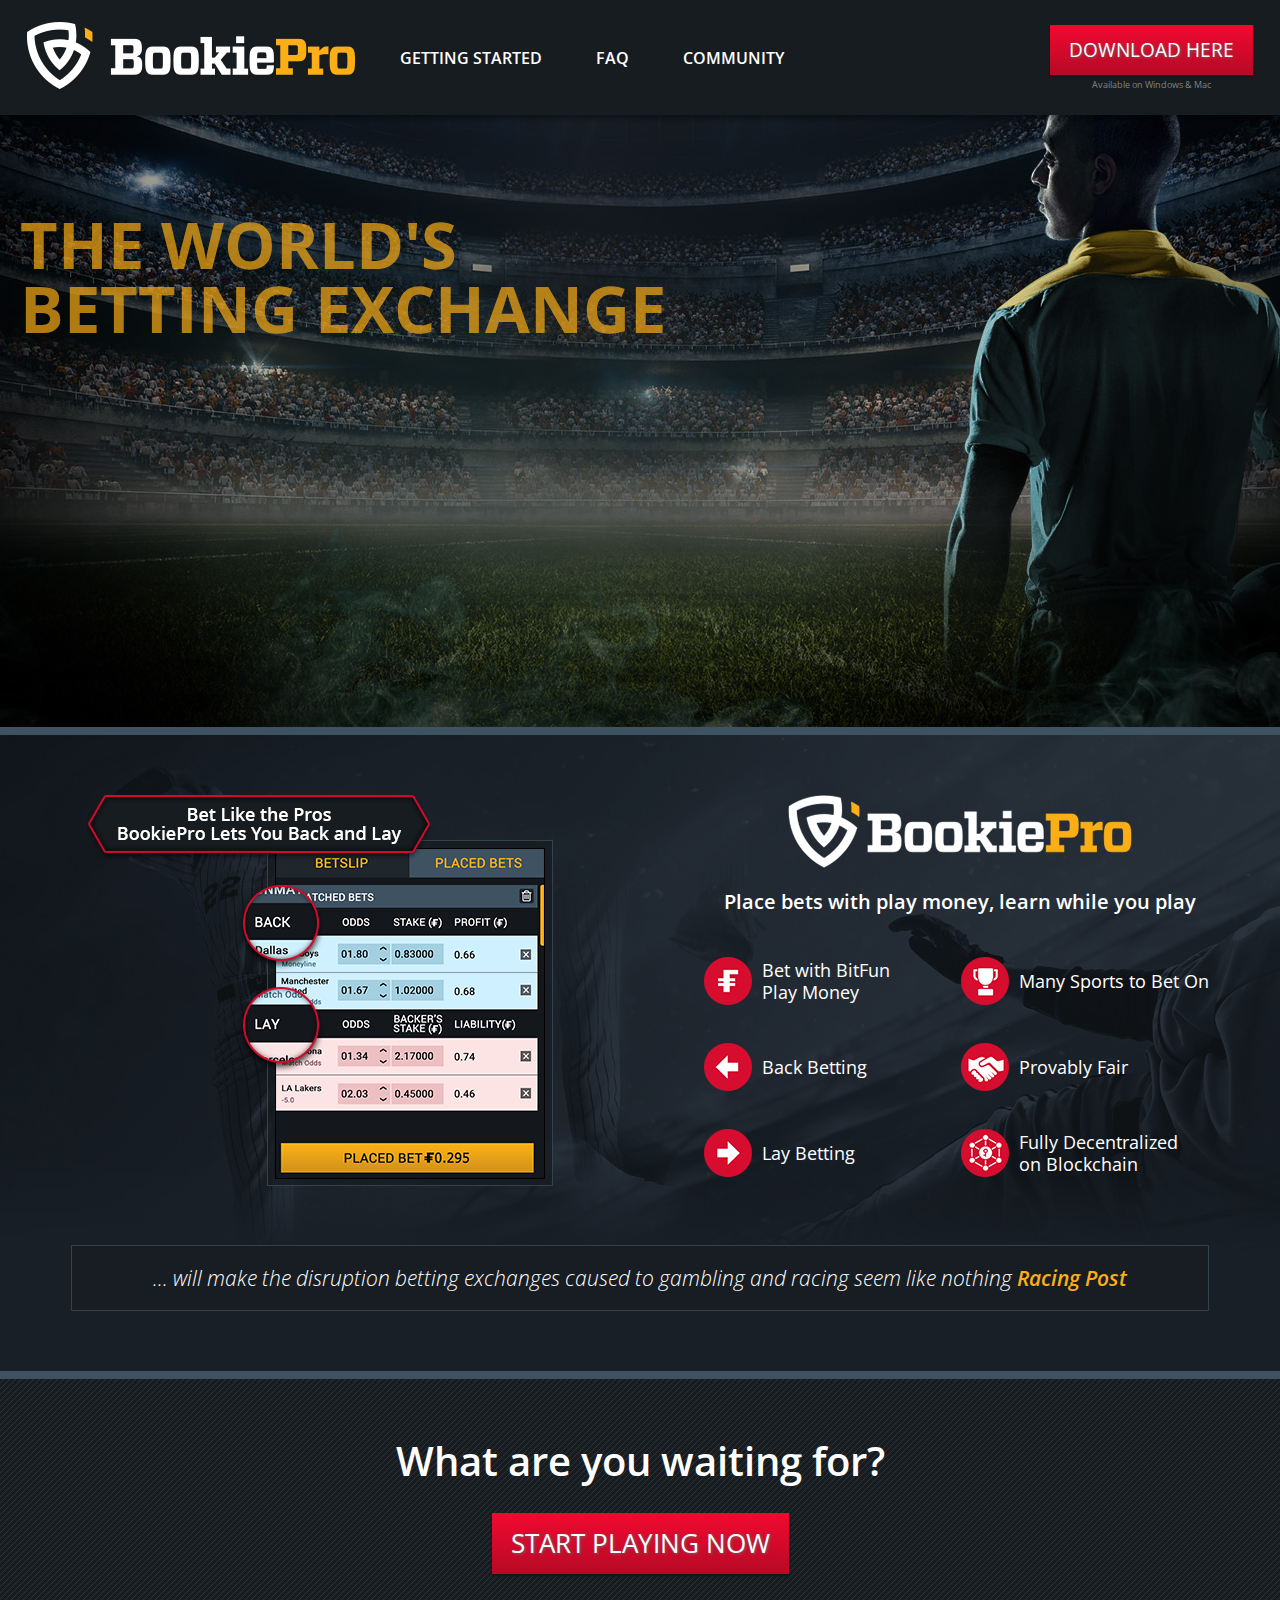
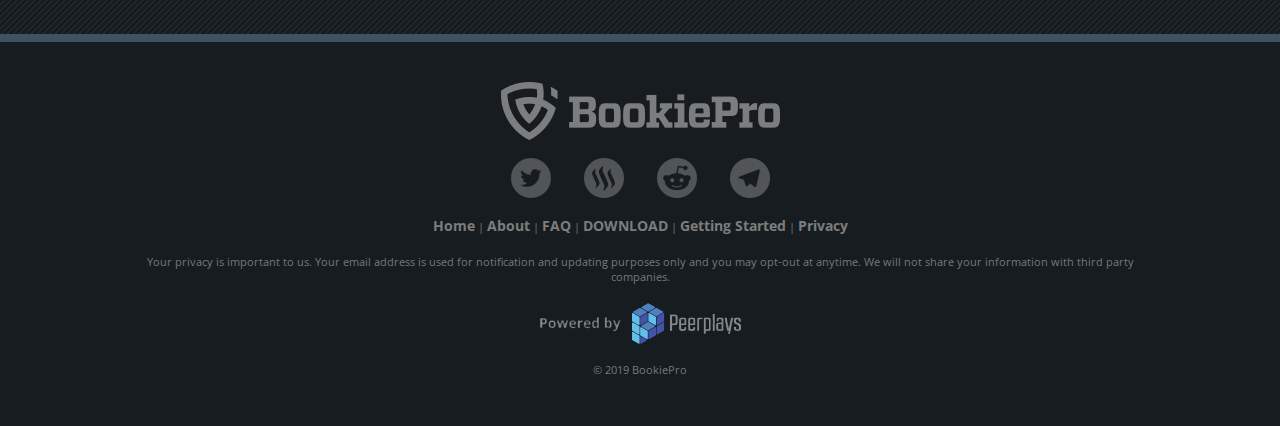
<file: index.html>
<!DOCTYPE html>
<html lang="en">
<!--[if lt IE 7]>      <html class="no-js lt-ie9 lt-ie8 lt-ie7"> <![endif]-->
<!--[if IE 7]>         <html class="no-js lt-ie9 lt-ie8"> <![endif]-->
<!--[if IE 8]>         <html class="no-js lt-ie9"> <![endif]-->
<!--[if gt IE 8]><!-->
<html class="no-js">
<!--<![endif]-->

<head>
	<!-- Meta -->
	<meta charset="utf-8">
	<meta http-equiv="X-UA-Compatible" content="IE=edge">

	<!-- Responsive -->
	<meta name="viewport" content="width=device-width, initial-scale=1.0, maximum-scale=1.0, user-scalable=no" />
	<!-- LOAD JQUERY LIBRARY -->
	<script type="text/javascript" src="https://ajax.googleapis.com/ajax/libs/jquery/1.11.1/jquery.js"></script>
	<!-- LOADING FONTS AND ICONS -->
	<link href="http://fonts.googleapis.com/css?family=Open+Sans:700" rel="stylesheet" property="stylesheet" type="text/css"
	 media="all">



	<title>BookiePro</title>
	<link rel="shortcut icon" href="favicon.ico" type="image/x-icon">
	<link rel="icon" href="favicon.ico" type="image/x-icon">

	<!-- Bootstrap CSS -->
	<link rel="stylesheet" href="css/bootstrap.min.css">
	<!-- font Awesome CSS -->
	<link rel="stylesheet" href="css/font-awesome.min.css">
	<link rel="stylesheet" href="css/owl.carousel.min.css">
	<link rel="stylesheet" href="css/owl.theme.default.min.css">


	<!-- Main Styles CSS -->
	<link href="css/style.css" rel="stylesheet">
	<link href="css/responsive.css" rel="stylesheet">
	<link rel="stylesheet" type="text/css" href="fonts/pe-icon-7-stroke/css/pe-icon-7-stroke.css">
	<link rel="stylesheet" type="text/css" href="fonts/font-awesome/css/font-awesome.css">

	<!-- REVOLUTION STYLE SHEETS -->
	<link rel="stylesheet" type="text/css" href="css/settings.css">
	<!-- REVOLUTION LAYERS STYLES -->
	<style></style>
	<!-- REVOLUTION JS FILES -->
	<script type="text/javascript" src="js/jquery.themepunch.tools.min.js"></script>
	<script type="text/javascript" src="js/jquery.themepunch.revolution.min.js"></script>


	<!-- SLIDER REVOLUTION 5.0 EXTENSIONS  (Load Extensions only on Local File Systems !  The following part can be removed on Server for On Demand Loading) -->
	<script type="text/javascript" src="js/extensions/revolution.extension.actions.min.js"></script>
	<script type="text/javascript" src="js/extensions/revolution.extension.carousel.min.js"></script>
	<script type="text/javascript" src="js/extensions/revolution.extension.kenburn.min.js"></script>
	<script type="text/javascript" src="js/extensions/revolution.extension.layeranimation.min.js"></script>
	<script type="text/javascript" src="js/extensions/revolution.extension.migration.min.js"></script>
	<script type="text/javascript" src="js/extensions/revolution.extension.navigation.min.js"></script>
	<script type="text/javascript" src="js/extensions/revolution.extension.parallax.min.js"></script>
	<script type="text/javascript" src="js/extensions/revolution.extension.slideanims.min.js"></script>
	<script type="text/javascript" src="js/extensions/revolution.extension.video.min.js"></script>


	<script type="text/javascript">
		function setREVStartSize(e) {
			try {
				e.c = jQuery(e.c);
				var i = jQuery(window).width(),
					t = 9999,
					r = 0,
					n = 0,
					l = 0,
					f = 0,
					s = 0,
					h = 0;
				if (e.responsiveLevels && (jQuery.each(e.responsiveLevels, function (e, f) {
						f > i && (t = r = f, l = e), i > f && f > r && (r = f, n = e)
					}), t > r && (l = n)), f = e.gridheight[l] || e.gridheight[0] || e.gridheight, s = e.gridwidth[l] || e.gridwidth[0] ||
					e.gridwidth, h = i / s, h = h > 1 ? 1 : h, f = Math.round(h * f), "fullscreen" == e.sliderLayout) {
					var u = (e.c.width(), jQuery(window).height());
					if (void 0 != e.fullScreenOffsetContainer) {
						var c = e.fullScreenOffsetContainer.split(",");
						if (c) jQuery.each(c, function (e, i) {
								u = jQuery(i).length > 0 ? u - jQuery(i).outerHeight(!0) : u
							}), e.fullScreenOffset.split("%").length > 1 && void 0 != e.fullScreenOffset && e.fullScreenOffset.length > 0 ?
							u -= jQuery(window).height() * parseInt(e.fullScreenOffset, 0) / 100 : void 0 != e.fullScreenOffset && e.fullScreenOffset
							.length > 0 && (u -= parseInt(e.fullScreenOffset, 0))
					}
					f = u
				} else void 0 != e.minHeight && f < e.minHeight && (f = e.minHeight);
				e.c.closest(".rev_slider_wrapper").css({
					height: f
				})
			} catch (d) {
				console.log("Failure at Presize of Slider:" + d)
			}
		};
	</script>
</head>

<body>
	<div class="wrapper">
		<header class="header">
			<div class="container-fluid">
				<div class="row">
					<div class="col-md-12">
						<div class="navigation">
							<nav class="navbar navbar-default">
								<!-- Brand and toggle get grouped for better mobile display -->
								<div class="navbar-header">
									<button type="button" class="navbar-toggle collapsed" data-toggle="collapse" data-target="#bs-example-navbar-collapse-1"
									 aria-expanded="false">
										<span class="sr-only">Toggle navigation</span>
										<span class="icon-bar"></span>
										<span class="icon-bar"></span>
										<span class="icon-bar"></span>
									</button>
									<a class="navbar-brand" href="index.html"><img class="img-responsive" src="images/bookie_pro_logo.png" alt="" /></a>
								</div>

								<!-- Collect the nav links, forms, and other content for toggling -->
								<div class="collapse navbar-collapse" id="bs-example-navbar-collapse-1">
									<ul class="nav navbar-nav">
										<li class="nav-item"><a class="nav-link" href="getting_started.html">GETTING STARTED</a></li>
										<li class="nav-item"><a class="nav-link" href="faq.html">FAQ</a></li>
										<li class="nav-item"><a class="nav-link" href="community.html">COMMUNITY</a></li>
									</ul>
									<div class="header-search navbar-right dasktop-search">
										<a href="download.html">DOWNLOAD HERE</a><span>Available on Windows &amp; Mac</span>
									</div>
								</div><!-- /.navbar-collapse -->
							</nav>
							<div class="mobail-button">
								<div class="header-search">
									<a href="http://www.bookiepro.com/download">DOWNLOAD HERE</a><span>Available on Windows &amp; Mac</span>
								</div>
							</div>
						</div>
					</div>
				</div>
			</div>
		</header>
		<!-- Header Ends-->
		<!--Content Begins-->
		<main class="main-contant">
			<!--SLIDER SECTION STARTS-->
			<section class="slider">
				<div id="rev_slider_6_1_wrapper" class="rev_slider_wrapper fullwidthbanner-container" data-alias="bookie_fun_slider"
				 data-source="gallery" style="margin:0px auto;background:transparent;padding:0px;margin-top:0px;margin-bottom:0px;">
					<!-- START REVOLUTION SLIDER 5.4.7.1 fullwidth mode -->
					<div id="rev_slider_6_1" class="rev_slider fullwidthabanner" style="display:none;" data-version="5.4.7.1">
						<ul>
							<!-- SLIDE  -->
							<li data-index="rs-16" data-transition="notransition" data-slotamount="default" data-hideafterloop="0"
							 data-hideslideonmobile="off" data-easein="default" data-easeout="default" data-masterspeed="default"
							 data-rotate="0" data-saveperformance="off" data-title="Slide" data-param1="" data-param2="" data-param3=""
							 data-param4="" data-param5="" data-param6="" data-param7="" data-param8="" data-param9="" data-param10=""
							 data-description="">
								<!-- MAIN IMAGE -->
								<img src="assets/13669-desktop_slider_new.jpg" alt="" data-bgposition="center top" data-bgfit="cover"
								 data-bgrepeat="no-repeat" class="rev-slidebg" data-no-retina>
								<!-- LAYERS -->

								<!-- LAYER NR. 1 -->
								<div class="tp-caption   tp-resizeme" id="slide-16-layer-28" data-x="['center','center','center','center']"
								 data-hoffset="['0','0','0','0']" data-y="['top','top','top','top']" data-voffset="['41','41','40','21']"
								 data-fontsize="['45','45','45','35']" data-lineheight="['45','45','45','35']" data-width="none" data-height="none"
								 data-whitespace="nowrap" data-visibility="['off','off','on','on']" data-type="text" data-responsive_offset="on"
								 data-frames='[{"delay":10,"speed":500,"frame":"0","from":"y:-50px;opacity:0;","to":"o:1;","ease":"Power3.easeInOut"},{"delay":"wait","speed":300,"frame":"999","to":"opacity:0;","ease":"Power3.easeInOut"}]'
								 data-textAlign="['inherit','inherit','center','center']" data-paddingtop="[0,0,0,0]" data-paddingright="[0,0,0,0]"
								 data-paddingbottom="[0,0,0,0]" data-paddingleft="[0,0,0,0]" style="z-index: 5; white-space: nowrap; font-size: 45px; line-height: 45px; font-weight: 700; color: #fbae16; letter-spacing: 0px;font-family:Open Sans;text-align:center;">THE
									WORLD'S<br />BETTING EXCHANGE </div>

								<!-- LAYER NR. 2 -->
								<h1 class="tp-caption   tp-resizeme" id="main_text_headline" data-x="['left','left','center','center']"
								 data-hoffset="['20','20','0','0']" data-y="['top','top','top','top']" data-voffset="['112','112','0','455']"
								 data-fontsize="['65','55','29','29']" data-lineheight="['64','55','22','22']" data-color="['rgb(251,174,22)','rgb(251,174,22)','rgb(255,255,255)','rgb(255,255,255)']"
								 data-width="['none','none','none','724']" data-height="['none','none','none','33']" data-whitespace="nowrap"
								 data-visibility="['on','on','off','off']" data-type="text" data-responsive_offset="on" data-frames='[{"delay":10,"speed":500,"frame":"0","from":"y:-50px;opacity:0;","to":"o:1;","ease":"Power3.easeIn"},{"delay":"wait","speed":0,"frame":"999","to":"opacity:0;","ease":"Power3.easeInOut"}]'
								 data-textAlign="['inherit','inherit','inherit','inherit']" data-paddingtop="[0,0,0,0]" data-paddingright="[0,0,0,0]"
								 data-paddingbottom="[0,0,0,0]" data-paddingleft="[0,0,0,0]" style="z-index: 6; white-space: nowrap; font-size: 65px; line-height: 64px; font-weight: 700; color: #fbae16; letter-spacing: 0px;font-family:Open Sans;">THE
									WORLD'S<br />BETTING EXCHANGE </h1>

								<!-- LAYER NR. 5 -->
								<div class="tp-caption   tp-resizeme" id="slide-16-layer-24" data-x="['right','right','center','center']"
								 data-hoffset="['173','18','0','1']" data-y="['top','top','top','top']" data-voffset="['186','190','350','273']"
								 data-width="none" data-height="none" data-whitespace="nowrap" data-type="image" data-responsive_offset="on"
								 data-frames='[{"delay":820,"speed":500,"frame":"0","from":"opacity:0;","to":"o:1;","ease":"Power3.easeInOut"},{"delay":"wait","speed":300,"frame":"999","to":"opacity:0;","ease":"Power3.easeInOut"}]'
								 data-textAlign="['inherit','inherit','inherit','inherit']" data-paddingtop="[0,0,0,0]" data-paddingright="[0,0,0,0]"
								 data-paddingbottom="[0,0,0,0]" data-paddingleft="[0,0,0,0]" style="z-index: 9;"><img src="assets/cc28a-laptop.png"
									 alt="" data-ww="['651px','651px','651px','651px']" data-hh="['408px','408px','408px','408px']" data-no-retina>
								</div>

								<!-- LAYER NR. 7 -->
								<div class="tp-caption   tp-resizeme" id="slide-16-layer-26" data-x="['right','right','center','center']"
								 data-hoffset="['151','4','-139','-90']" data-y="['top','top','top','top']" data-voffset="['437','426','558','422']"
								 data-width="none" data-height="none" data-whitespace="nowrap" data-type="image" data-responsive_offset="on"
								 data-frames='[{"delay":1690,"speed":500,"frame":"0","from":"z:0;rX:0;rY:0;rZ:0;sX:0.9;sY:0.9;skX:0;skY:0;opacity:0;","to":"o:1;","ease":"Power3.easeInOut"},{"delay":"wait","speed":300,"frame":"999","to":"opacity:0;","ease":"Power3.easeInOut"}]'
								 data-textAlign="['inherit','inherit','inherit','inherit']" data-paddingtop="[0,0,0,0]" data-paddingright="[0,0,0,0]"
								 data-paddingbottom="[0,0,0,0]" data-paddingleft="[0,0,0,0]" style="z-index: 11;"><img src="assets/6f966-laptop_msg.png"
									 alt="" data-ww="" data-hh="" data-no-retina> </div>

								<!-- LAYER NR. 8 -->
								<div class="tp-caption   tp-resizeme" id="slide-16-layer-23" data-x="['left','left','center','center']"
								 data-hoffset="['20','20','0','0']" data-y="['top','top','bottom','bottom']" data-voffset="['409','409','40','30']"
								 data-width="none" data-height="none" data-whitespace="nowrap" data-type="image" data-actions='[{"event":"click","action":"simplelink","target":"_blank","url":"http://www.bookiepro.com/download","delay":""}]'
								 data-responsive_offset="on" data-frames='[{"delay":2090,"speed":400,"frame":"0","from":"opacity:0;","to":"o:1;","ease":"Power3.easeInOut"},{"delay":"wait","speed":300,"frame":"999","to":"opacity:0;","ease":"Power3.easeInOut"}]'
								 data-textAlign="['inherit','inherit','inherit','inherit']" data-paddingtop="[0,0,0,0]" data-paddingright="[0,0,0,0]"
								 data-paddingbottom="[0,0,0,0]" data-paddingleft="[0,0,0,0]" style="z-index: 12;">
									<div class="rs-looped rs-pulse" data-easing="" data-speed="2" data-zoomstart="0.9" data-zoomend="1"><img src="assets/195f7-download_btn.png"
										 alt="" data-ww="" data-hh="" data-no-retina> </div>
								</div>

							</li>
						</ul>
						<div class="tp-bannertimer tp-bottom" style="visibility: hidden !important;"></div>
					</div>
				</div><!-- END REVOLUTION SLIDER -->
			</section>
			<!--SLIDER SECTION ENDS-->
			<section class="bookie_tips">
				<div class="container-fluid">
					<div class="row">
						<div class="col-md-6 pd_0 bookie_pros desktop">
							<img class="img-responsive desktop" src="images/betslip_pros.png" alt="">
						</div>
						<div class="col-md-6 pd_0 bookie_info">
							<img class="img-responsive" src="images/bookie_pros_logo.png" alt="">
							<p class="subtext">Place bets with play money, learn while you play</p>
							<!--ICONS DESKTOP STARTS-->
							<div class="desktop_bookie_tips_list">
								<table>
									<tr>
										<td class="table_icons_left"><span class="list_icon"><img src="images/icon_1.png" alt=""></span></td>
										<td><span class="list_text">Bet with BitFun<br />Play Money</span></td>
										<td class="table_icons"><span class="list_icon"><img src="images/icon_2.png" alt=""></span></td>
										<td><span class="list_text">Many Sports to Bet On</span></td>
									</tr>
									<tr>
										<td class="table_icons_left"><span class="list_icon"><img src="images/icon_3.png" alt=""></span></td>
										<td><span class="list_text">Back Betting</span></td>
										<td class="table_icons"><span class="list_icon"><img src="images/icon_4.png" alt=""></span></td>
										<td><span class="list_text">Provably Fair</span></td>
									</tr>
									<tr>
										<td class="table_icons_left"><span class="list_icon"><img src="images/icon_5.png" alt=""></span></td>
										<td><span class="list_text">Lay Betting</span></td>
										<td class="table_icons"><span class="list_icon"><img src="images/icon_6.png" alt=""></span></td>
										<td><span class="list_text">Fully Decentralized<br />on Blockchain</span></td>
									</tr>
								</table>
							</div>
							<!--ICONS DESKTOP ENDS-->


							<!--ICONS MOBILE STARTS-->
							<ul class="mobile_bookie_tips_list">
								<li><span class="list_icon"><img src="images/icon_1.png" alt=""></span><span class="list_text">Bet with BitFun<br />Play
										Money</span></li>
								<li class="list_float_right"><span class="list_icon"><img src="images/icon_2.png" alt=""></span><span class="list_text single_line">Win
										Real Bitcoin</span></li>
								<li><span class="list_icon"><img src="images/icon_3.png" alt=""></span><span class="list_text single_line">Back
										Betting</span></li>
								<li class="list_float_right"><span class="list_icon"><img src="images/icon_4.png" alt=""></span><span class="list_text single_line">Provably
										Fair</span></li>
								<li><span class="list_icon"><img src="images/icon_5.png" alt=""></span><span class="list_text single_line">Lay
										Betting</span></li>
								<li class="list_float_right"><span class="list_icon"><img src="images/icon_6.png" alt=""></span><span class="list_text">Fully
										Decentralized
										<br />on Blockchain</span></li>
							</ul>
							<!--ICONS MOBILE ENDS-->
						</div>
						<div class="col-md-6 pd_0 bookie_pros mobile">
							<img class="img-responsive mobile" src="images/betslip_pros_mobile.png" alt="">
						</div>
						<div class="col-md-12 pd_0">
							<div class="bookie_statement">... will make the disruption betting exchanges caused to gambling and racing seem
								like nothing <a href="https://www.racingpost.com/news/technology-that-could-revolutionise-gambling-and-change-the-world/285183"
								 target="_blank"><span>Racing Post</span></a></div>
						</div>
					</div>
				</div>
			</section>
			<section class="bookie_ad_section">
				<div class="container-fluid">
					<div class="row">
						<div class="col-md-12 pd_0 bookie_ad_content">
							<h1>What are you waiting for?</h1>
							<p><a href="download.html">START  Playing now</a></p>
						</div>
					</div>
				</div>
			</section>
		</main>
		<!--Content Ends-->
		<!--Footer Starts-->
		<div class="footer-container">
			<footer class="footer">
				<div class="container-fluid">
					<div class="row">
						<div class="col-md-12">
							<div class="footer-inner">
								<p><img src="images/bookie_pro_footer_logo.png" alt=""></p>
								<p class="social_media">
									<a href="#"><img src="images/social_media_icon_1.png" alt=""></a>
									<a href="#"><img src="images/social_media_icon_2.png" alt=""></a>
									<a href="#"><img src="images/social_media_icon_3.png" alt=""></a>
									<a href="#"><img src="images/social_media_icon_4.png" alt=""></a>
								</p>
								<p class="site_links">
									<a href="/">Home</a> |
									<a href="/about_us">About</a> |
									<a href="/faq">FAQ</a> |
									<a href="/download">DOWNLOAD</a> |
									<a href="/getting_started">Getting Started</a> |
									<!-- <a href="/competitions">Competitions</a> | -->
									<a href="/assets/policy.pdf" target="_blank">Privacy</a>
								</p>
								<p class="privacy">
									Your privacy is important to us. Your email address is used for notification and updating purposes only and
									you may opt-out at anytime. We will not share your information with third party companies.</p>
								<p><a href="https://www.peerplays.com/" target="_blank"><img src="images/peer_plays_logo.png" alt=""></a></p>
								<p class="site_links">
									© 2019 BookiePro
								</p>

							</div>
						</div>
					</div>
				</div>
			</footer>
		</div>
	</div>
	<!-- jQuery -->
	<script type="text/javascript" src="js/bootstrap.min.js"></script>
	<script src="js/main.js"></script>
	<script type="text/javascript">
		var revapi6,
			tpj;
		(function () {
			if (!/loaded|interactive|complete/.test(document.readyState)) document.addEventListener("DOMContentLoaded", onLoad)
			else
				onLoad();

			function onLoad() {
				if (tpj === undefined) {
					tpj = jQuery;

					if ("off" == "on") tpj.noConflict();
				}
				if (tpj("#rev_slider_6_1").revolution == undefined) {
					revslider_showDoubleJqueryError("#rev_slider_6_1");
				} else {
					revapi6 = tpj("#rev_slider_6_1").show().revolution({
						sliderType: "standard",
						jsFileLocation: "//www.casino01.com/revslider/revslider/public/assets/js/",
						sliderLayout: "fullwidth",
						dottedOverlay: "none",
						delay: 9000,
						navigation: {
							onHoverStop: "on",
						},
						responsiveLevels: [1240, 1024, 778, 480],
						visibilityLevels: [1240, 1024, 778, 480],
						gridwidth: [1280, 1024, 767, 482],
						gridheight: [612, 612, 900, 730],
						lazyType: "none",
						shadow: 0,
						spinner: "spinner0",
						stopLoop: "off",
						stopAfterLoops: -1,
						stopAtSlide: -1,
						shuffle: "off",
						autoHeight: "off",
						disableProgressBar: "on",
						hideThumbsOnMobile: "off",
						hideSliderAtLimit: 0,
						hideCaptionAtLimit: 0,
						hideAllCaptionAtLilmit: 0,
						debugMode: false,
						fallbacks: {
							simplifyAll: "off",
							nextSlideOnWindowFocus: "off",
							disableFocusListener: false,
						}
					});
				}; /* END OF revapi call */
			}; /* END OF ON LOAD FUNCTION */
		}()); /* END OF WRAPPING FUNCTION */
	</script>

</body>

</html>
<!--Footer Ends-->
</file>
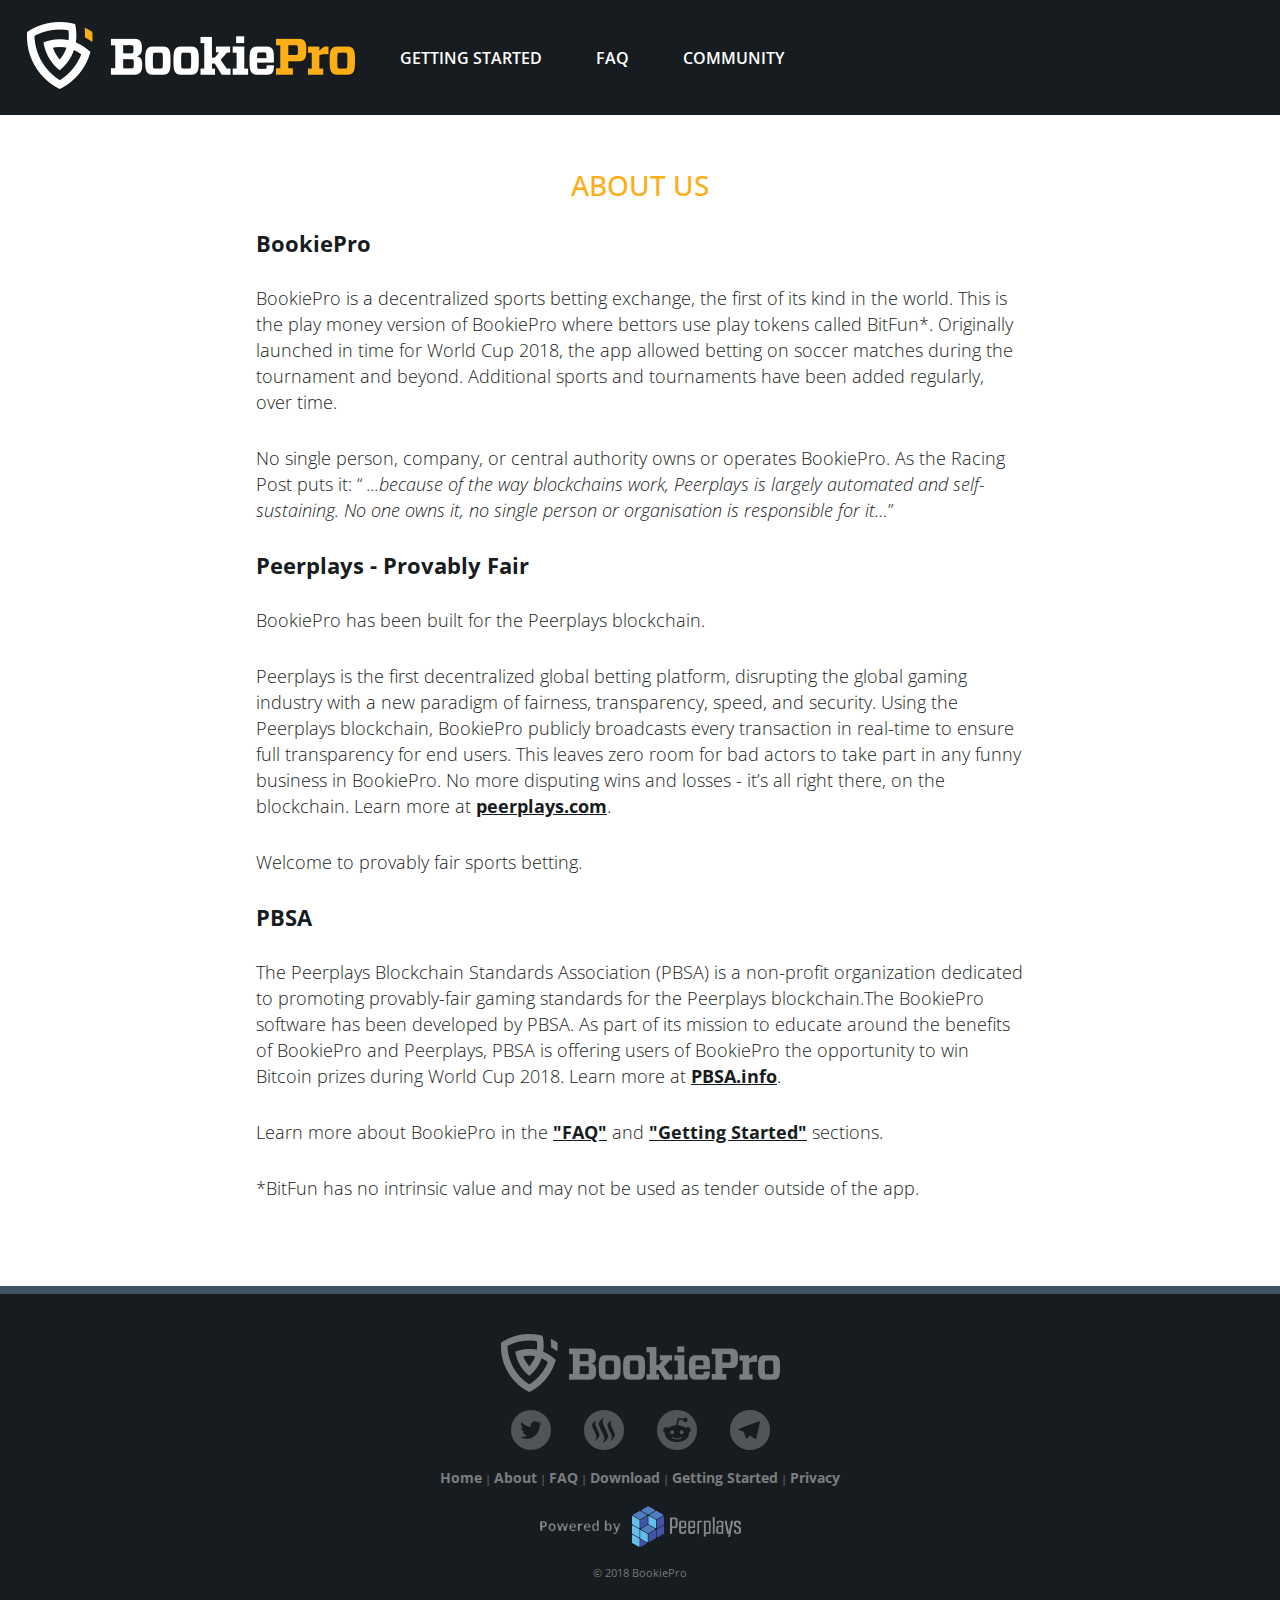
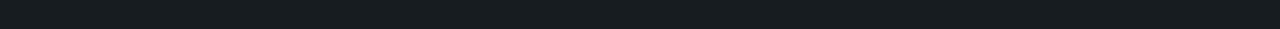
<file: about_us.html>
<!DOCTYPE html>
<html lang="en">

<head>
    <meta http-equiv="Content-Type" content="text/html; charset=utf-8">
    <!-- Meta -->
    <meta http-equiv="X-UA-Compatible" content="IE=edge">
    <!-- Responsive -->
    <meta name="viewport" content="width=device-width, initial-scale=1.0, maximum-scale=1.0, user-scalable=no" />
    <title>BookiePro</title>

    <link rel="shortcut icon" href="favicon.ico" type="image/x-icon">
    <link rel="icon" href="favicon.ico" type="image/x-icon">


    <!-- Bootstrap CSS -->
    <link href="css/bootstrap.min.css" rel="stylesheet" />
    <!-- font Awesome CSS -->
    <link href="css/font-awesome.min.css" rel="stylesheet" />
    <link href="css/owl.carousel.min.css" rel="stylesheet" />
    <link href="css/owl.theme.default.min.css" rel="stylesheet" />
    <!-- Main Styles CSS -->
    <link href="css/style.css" rel="stylesheet" />
    <link href="css/responsive.css" rel="stylesheet" />

    <meta property="og:title" content="BookiePro.com" />
    <meta property="og:url" content="https://BookiePro.com/about_us" />
    <meta property="og:image" content="https://BookiePro.com/images/bookielaptop.png" />
    <meta property="og:description" content="BookiePro is a decentralized sports betting exchange that uses play tokens called BitFun. Throughout the World Cup, bettors have a chance to win real Bitcoin prizes!" />
</head>

<body>
    <div class="wrapper">
        <header class="header">
            <div class="container-fluid">
                <div class="row">
                    <div class="col-md-12">
                        <div class="navigation">
                            <nav class="navbar navbar-default">
                                <!-- Brand and toggle get grouped for better mobile display -->
                                <div class="navbar-header">
                                    <button type="button" class="navbar-toggle collapsed" data-toggle="collapse"
                                        data-target="#bs-example-navbar-collapse-1" aria-expanded="false">
                                        <span class="sr-only">Toggle navigation</span>
                                        <span class="icon-bar"></span>
                                        <span class="icon-bar"></span>
                                        <span class="icon-bar"></span>
                                    </button>
                                    <a class="navbar-brand" href="/">
                                        <img class="img-responsive" src="images/bookie_pro_logo.png" alt="" />
                                    </a>
                                </div>

                                <!-- Collect the nav links, forms, and other content for toggling -->
                                <div class="collapse navbar-collapse" id="bs-example-navbar-collapse-1">
                                    <ul class="nav navbar-nav">
                                        <li class="nav-item"><a class="nav-link" href="getting_started.html">GETTING
                                                STARTED</a></li>
                                        <li class="nav-item"><a class="nav-link" href="faq.html">FAQ</a></li>
                                        <li class="nav-item"><a class="nav-link" href="community.html">COMMUNITY</a></li>
                                    </ul>

                                </div>
                                <!-- /.navbar-collapse -->
                            </nav>

                        </div>
                    </div>
                </div>
            </div>
        </header>
        <!-- Header Ends-->
        <!--Content Begins-->

        <main class="main-contant bookie_bg">
            <!--Content Section ENDS-->
            <section class="content_section">
                <div class="container-fluid">
                    <div class="row">
                        <div class="col-md-12 bookie_text_content">
                            <h1>ABOUT US</h1>

                            <h2 dir="ltr">
                                <b id="docs-internal-guid-6a24548d-bc6e-b4e1-f4b7-c8211c9901b6">BookiePro
                                    &nbsp;&nbsp;</b>
                            </h2>

                            <p>BookiePro is a decentralized sports betting exchange, the first of its kind in the
                                world.
                                This is the play money version of BookiePro where bettors use play tokens called
                                BitFun*.
                                Originally launched in time for World Cup 2018, the app allowed betting on soccer matches during
                                the
                                tournament and beyond. Additional sports and tournaments have been added regularly, over
                                time.</p>

                            <p>No single person, company, or central authority owns or operates BookiePro. As the
                                Racing
                                Post puts it: &ldquo;
                                <em>...because of the way blockchains work, Peerplays is largely automated and
                                    self-sustaining.
                                    No one owns it, no single person or organisation is responsible for it&hellip;</em>&rdquo;</p>

                            <h2 dir="ltr">
                                <b id="docs-internal-guid-6a24548d-bc6e-b4e1-f4b7-c8211c9901b6">Peerplays - Provably
                                    Fair</b>
                            </h2>

                            <p>BookiePro has been built for the Peerplays blockchain.</p>

                            <p>Peerplays is the first decentralized global betting platform, disrupting the global
                                gaming industry
                                with a new paradigm of fairness, transparency, speed, and security. Using the Peerplays
                                blockchain,
                                BookiePro publicly broadcasts every transaction in real-time to ensure full
                                transparency
                                for end users. This leaves zero room for bad actors to take part in any funny business
                                in
                                BookiePro. No more disputing wins and losses - it&rsquo;s all right there, on the
                                blockchain.
                                Learn more at
                                <a href="http://www.peerplays.com" target="_blank">peerplays.com</a>.</p>

                            <p>Welcome to provably fair sports betting.</p>

                            <h2 dir="ltr">
                                <b id="docs-internal-guid-6a24548d-bc6e-b4e1-f4b7-c8211c9901b6">PBSA</b>
                            </h2>

                            <p>The Peerplays Blockchain Standards Association (PBSA) is a non-profit organization
                                dedicated
                                to promoting provably-fair gaming standards for the Peerplays blockchain.The
                                BookiePro
                                software has been developed by PBSA. As part of its mission to educate around the
                                benefits
                                of BookiePro and Peerplays, PBSA is offering users of BookiePro the opportunity
                                to
                                win Bitcoin prizes during World Cup 2018. Learn more at
                                <a href="http://www.pbsa.info" target="_blank">PBSA.info</a>.</p>

                            <p>Learn more about BookiePro in the
                                <a href="/faq">"FAQ"</a> and
                                <a href="/getting_started">"Getting Started"</a> sections.</p>

                            <p>
                                *BitFun has no intrinsic value and may not be used as tender outside of the app.
                            </p>
                        </div>
                    </div>
                </div>
            </section>
            <!--Content Section ENDS-->
            <!--Content Ends-->
            <!--Footer Starts-->

            <div class="footer-container">
                <footer class="footer">
                    <div class="container-fluid">
                        <div class="row">
                            <div class="col-md-12">
                                <div class="footer-inner">
                                    <p>
                                        <img src="images/bookie_pro_footer_logo.png" alt="">
                                    </p>
                                    <p class="social_media">
                                        <a href="https://twitter.com/TryBookiePro" target="_blank">
                                            <img src="images/social_media_icon_1.png" alt="">
                                        </a>
                                        <a href="https://steemit.com/@bookieapp" target="_blank">
                                            <img src="images/social_media_icon_2.png" alt="">
                                        </a>
                                        <a href="https://www.reddit.com/r/OfficialBookie/" target="_blank">
                                            <img src="images/social_media_icon_3.png" alt="">
                                        </a>
                                        <a href="http://t.me/BookiePro" target="_blank">
                                            <img src="images/social_media_icon_4.png" alt="">
                                        </a>
                                    </p>
                                    <p class="site_links">
                                        <a href="/">Home</a> |
                                        <a href="/about_us">About</a> |
                                        <a href="/faq">FAQ</a> |
                                        <a href="/download">Download</a> |
                                        <a href="/getting_started">Getting Started</a> |
                                        <!-- <a href="/competitions">Competitions</a> | -->
                                        <a href="/assets/policy.pdf" target="_blank">Privacy</a>
                                    </p>
                                        <a href="https://pbsa.info" target="_blank">
                                            <img src="images/peer_plays_logo.png" alt="">
                                        </a>
                                    </p>
                                    <p class="site_links">
                                        © 2018 BookiePro
                                    </p>

                                </div>
                            </div>
                        </div>
                    </div>
                </footer>
            </div>
    </div>
    <!-- jQuery -->
    <script src="js/jquery.min.js"></script>
    <script type="text/javascript" src="js/bootstrap.min.js"></script>
    <script type="text/javascript" src="js/owl.carousel.js"></script>
    <script src="js/main.js"></script>

    <!-- Global site tag (gtag.js) - Google Analytics -->
    <script async src="https://www.googletagmanager.com/gtag/js?id=UA-113808824-3"></script>
    <script>
        window.dataLayer = window.dataLayer || [];

        function gtag() {
            dataLayer.push(arguments);
        }
        gtag('js', new Date());

        gtag('config', 'UA-113808824-3');
    </script>

</body>

</html>
</file>
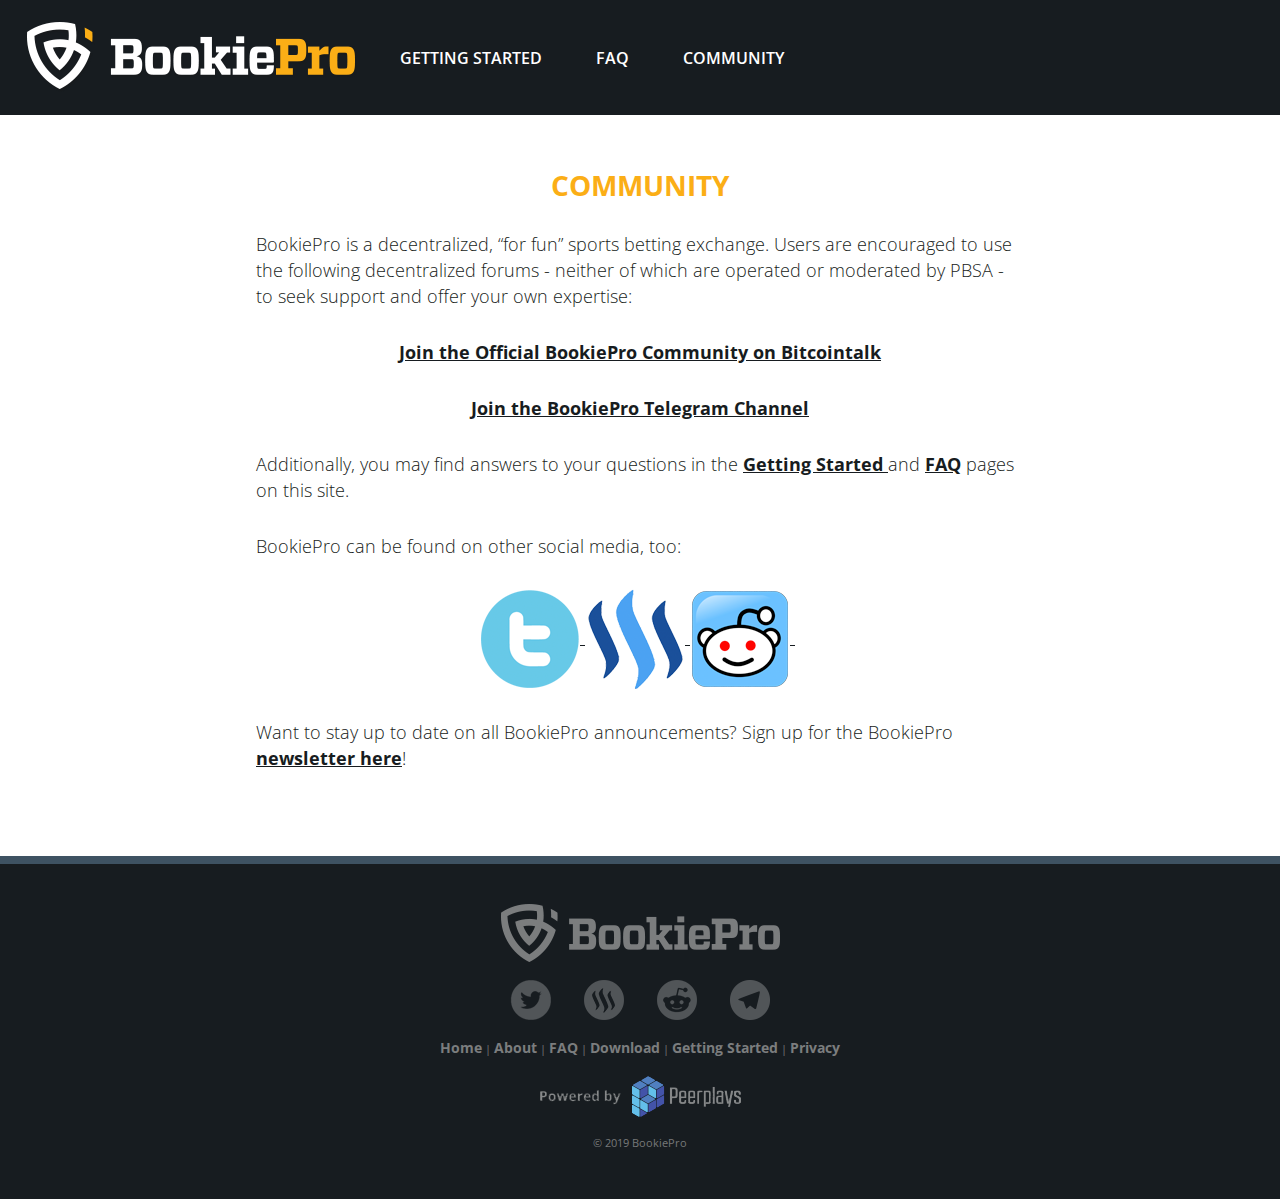
<file: community.html>
<!DOCTYPE html>
<html lang="en">

<head>
    <meta http-equiv="Content-Type" content="text/html; charset=utf-8">
    <!-- Meta -->
    <meta http-equiv="X-UA-Compatible" content="IE=edge">
    <!-- Responsive -->
    <meta name="viewport" content="width=device-width, initial-scale=1.0, maximum-scale=1.0, user-scalable=no" />
    <title>BookiePro</title>

    <link rel="shortcut icon" href="favicon.ico" type="image/x-icon">
    <link rel="icon" href="favicon.ico" type="image/x-icon">

    <!-- Bootstrap CSS -->
    <link href="css/bootstrap.min.css" rel="stylesheet" />
    <!-- font Awesome CSS -->
    <link href="css/font-awesome.min.css" rel="stylesheet" />
    <link href="css/owl.carousel.min.css" rel="stylesheet" />
    <link href="css/owl.theme.default.min.css" rel="stylesheet" />
    <!-- Main Styles CSS -->
    <link href="css/style.css" rel="stylesheet" />
    <link href="css/responsive.css" rel="stylesheet" />

    <meta property="og:title" content="BookiePro.com" />
    <meta property="og:url" content="https://BookiePro.com/community" />
    <meta property="og:image" content="https://BookiePro.com/images/bookielaptop.png" />
    <meta property="og:description" content="BookiePro is a decentralized sports betting exchange that uses play tokens called BitFun. Throughout the World Cup, bettors have a chance to win real Bitcoin prizes!" />
</head>

<body>
    <div class="wrapper">
        <header class="header">
            <div class="container-fluid">
                <div class="row">
                    <div class="col-md-12">
                        <div class="navigation">
                            <nav class="navbar navbar-default">
                                <!-- Brand and toggle get grouped for better mobile display -->
                                <div class="navbar-header">
                                    <button type="button" class="navbar-toggle collapsed" data-toggle="collapse"
                                        data-target="#bs-example-navbar-collapse-1" aria-expanded="false">
                                        <span class="sr-only">Toggle navigation</span>
                                        <span class="icon-bar"></span>
                                        <span class="icon-bar"></span>
                                        <span class="icon-bar"></span>
                                    </button>
                                    <a class="navbar-brand" href="/">
                                        <img class="img-responsive" src="images/bookie_pro_logo.png" alt="" />
                                    </a>
                                </div>

                                <!-- Collect the nav links, forms, and other content for toggling -->
                                <div class="collapse navbar-collapse" id="bs-example-navbar-collapse-1">
                                    <ul class="nav navbar-nav">
                                        <li class="nav-item"><a class="nav-link" href="getting_started.html">GETTING
                                                STARTED</a></li>
                                        <li class="nav-item"><a class="nav-link" href="faq.html">FAQ</a></li>
                                        <li class="nav-item"><a class="nav-link" href="community.html">COMMUNITY</a></li>
                                    </ul>
                                </div>
                                <!-- /.navbar-collapse -->
                            </nav>

                        </div>
                    </div>
                </div>
            </div>
        </header>
        <!-- Header Ends-->
        <!--Content Begins-->

        <main class="main-contant bookie_bg">
            <!--Content Section ENDS-->
            <section class="content_section">
                <div class="container-fluid">
                    <div class="row">
                        <div class="col-md-12 bookie_text_content">
                            <h1>
                                <strong>COMMUNITY</strong>
                            </h1>

                            <p>BookiePro is a decentralized, &ldquo;for fun&rdquo; sports betting exchange. Users
                                are encouraged
                                to use the following decentralized forums - neither of which are operated or moderated
                                by
                                PBSA - to seek support and offer your own expertise:</p>

                            <center>
                                <p>
                                    <a href="https://BookiePro/competitioncommunity" target="_blank">Join the
                                        Official BookiePro Community on Bitcointalk</a>
                                </p>

                                <p>
                                    <a href="https://t.me/bookiepro" target="_blank">Join the BookiePro Telegram
                                        Channel</a>
                                </p>
                            </center>

                            <p>Additionally, you may find answers to your questions in the
                                <a href="/getting_started">
                                    Getting Started
                                </a> and
                                <b id="docs-internal-guid-b5d18621-bc3d-093d-be4a-93f20d91f399">
                                    <a href="/faq">FAQ</a> 
                                </b> pages on this site.</p>

                            <p>BookiePro can be found on other social media, too:</p>

                            <p class="social_media" style="text-align: center;">
                                <a href="https://twitter.com/TryBookiePro" target="_blank">
                                    <img alt="" src="images/twitter.png" />
                                </a>
                                <a href="https://steemit.com/@bookieapp" target="_blank">
                                    <img alt=" " src="images/steemit.png" />
                                </a>
                                <a href="https://www.reddit.com/r/OfficialBookie/ " target="_blank ">
                                    <img alt=" " src="images/reddit.png " />
                                </a>&nbsp;</p>

                            <p class="social_media ">Want to stay up to date on all BookiePro announcements? Sign up
                                for the BookiePro
                                <a href="https://us13.campaign-archive.com/home/?u=25d455af2572c3720eef867f5&id=4d10776f33"
                                    target="_blank">newsletter here</a>!</p>
                        </div>
                    </div>
                </div>
            </section>
            <!--Content Section ENDS-->


        </main>
        <!--Content Ends-->
        <!--Footer Starts-->

        <div class="footer-container">
            <footer class="footer">
                <div class="container-fluid">
                    <div class="row">
                        <div class="col-md-12">
                            <div class="footer-inner">
                                <p>
                                    <img src="images/bookie_pro_footer_logo.png" alt="">
                                </p>
                                <p class="social_media">
                                    <a href="https://twitter.com/TryBookiePro" target="_blank">
                                        <img src="images/social_media_icon_1.png" alt="">
                                    </a>
                                    <a href="https://steemit.com/@bookieapp" target="_blank">
                                        <img src="images/social_media_icon_2.png" alt="">
                                    </a>
                                    <a href="https://www.reddit.com/r/OfficialBookie/" target="_blank">
                                        <img src="images/social_media_icon_3.png" alt="">
                                    </a>
                                    <a href="http://t.me/BookiePro" target="_blank">
                                        <img src="images/social_media_icon_4.png" alt="">
                                    </a>
                                </p>
                                <p class="site_links">
                                    <a href="/">Home</a> |
                                    <a href="/about_us">About</a> |
                                    <a href="/faq">FAQ</a> |
                                    <a href="/download">Download</a> |
                                    <a href="/getting_started">Getting Started</a> |
                                    <!-- <a href="/competitions">Competitions</a> | -->
                                    <a href="/assets/policy.pdf" target="_blank">Privacy</a>
                                </p>
                                <p>
                                    <a href="https://www.peerplays.com/" target="_blank">
                                        <img src="images/peer_plays_logo.png" alt="">
                                    </a>
                                </p>
                                <p class="site_links">
                                    © 2019 BookiePro
                                </p>

                            </div>
                        </div>
                    </div>
                </div>
            </footer>
        </div>
    </div>
    <!-- jQuery -->
    <script src="js/jquery.min.js"></script>
    <script type="text/javascript" src="js/bootstrap.min.js"></script>
    <script type="text/javascript" src="js/owl.carousel.js"></script>
    <script src="js/main.js"></script>

    <!-- Global site tag (gtag.js) - Google Analytics -->
    <script async src="https://www.googletagmanager.com/gtag/js?id=UA-113808824-3"></script>
    <script>
        window.dataLayer = window.dataLayer || [];

        function gtag() {
            dataLayer.push(arguments);
        }
        gtag('js', new Date());

        gtag('config', 'UA-113808824-3');
    </script>

</body>

</html>
</file>
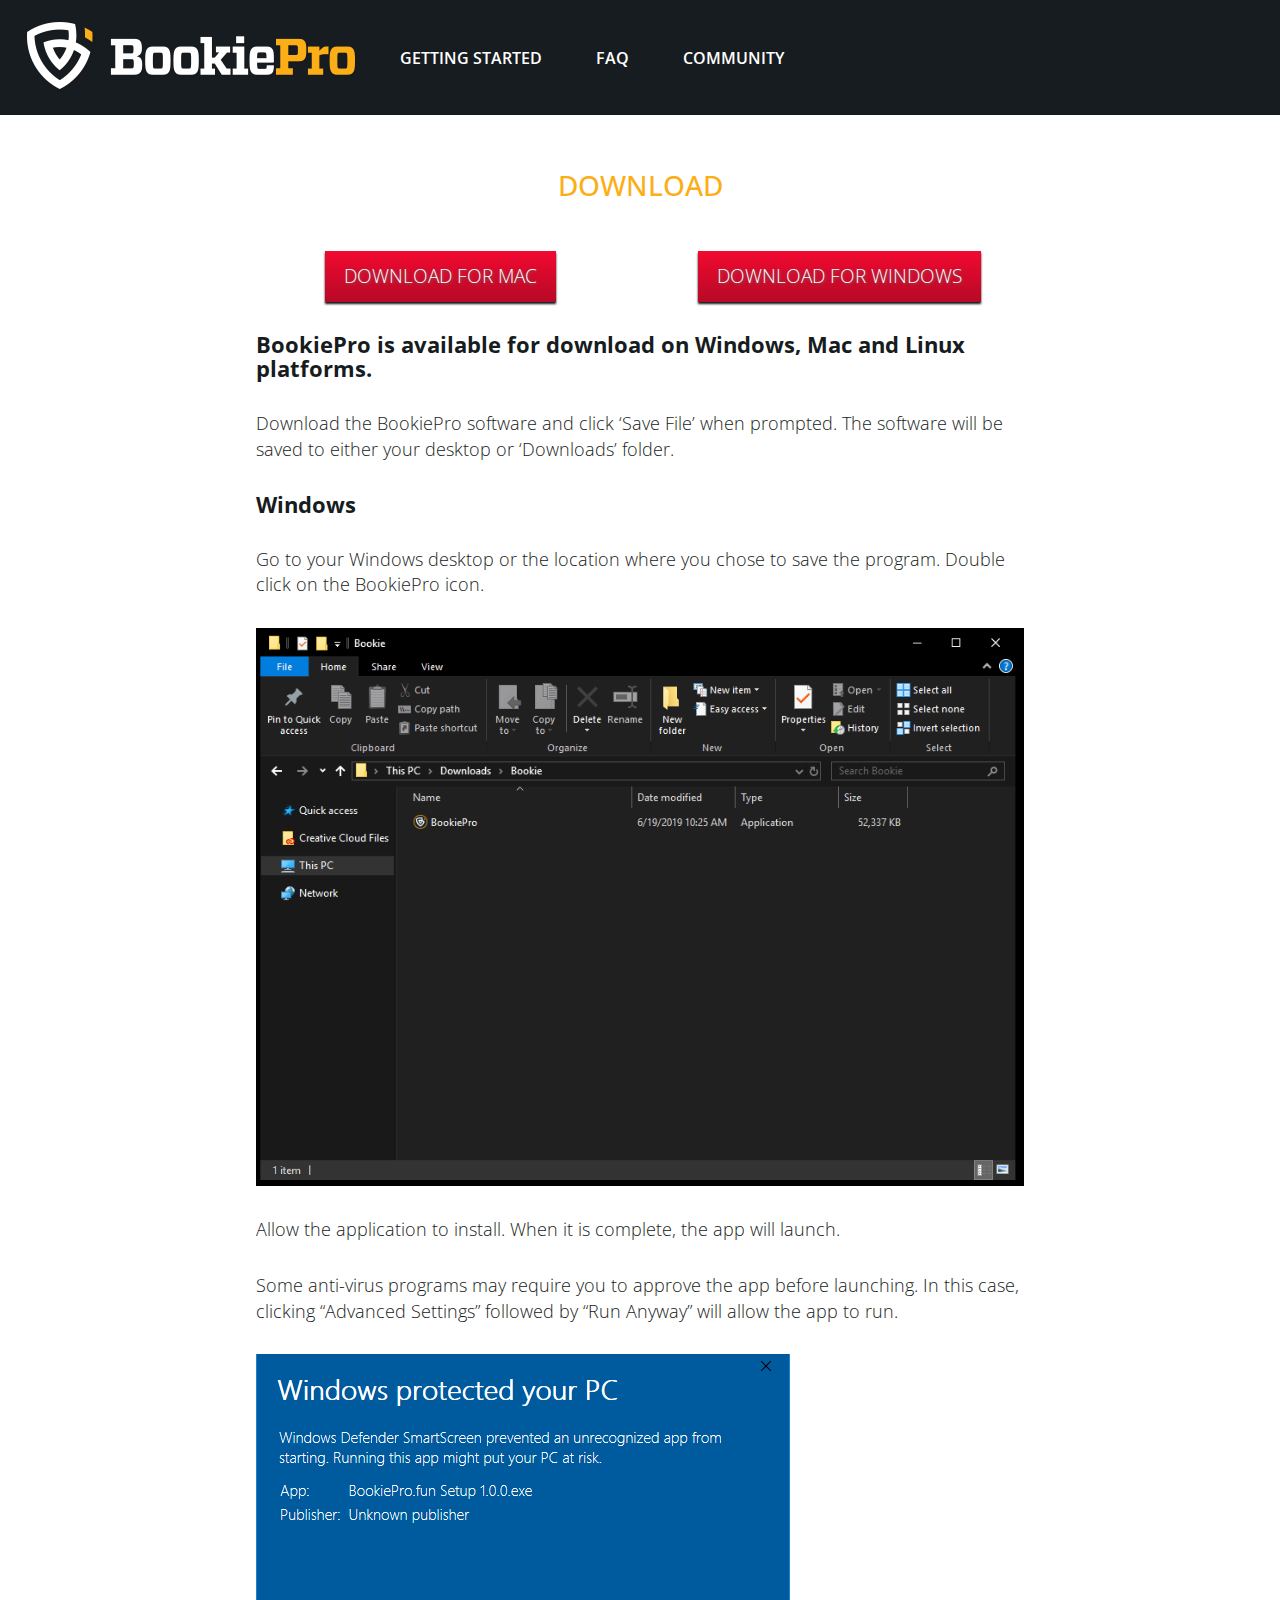
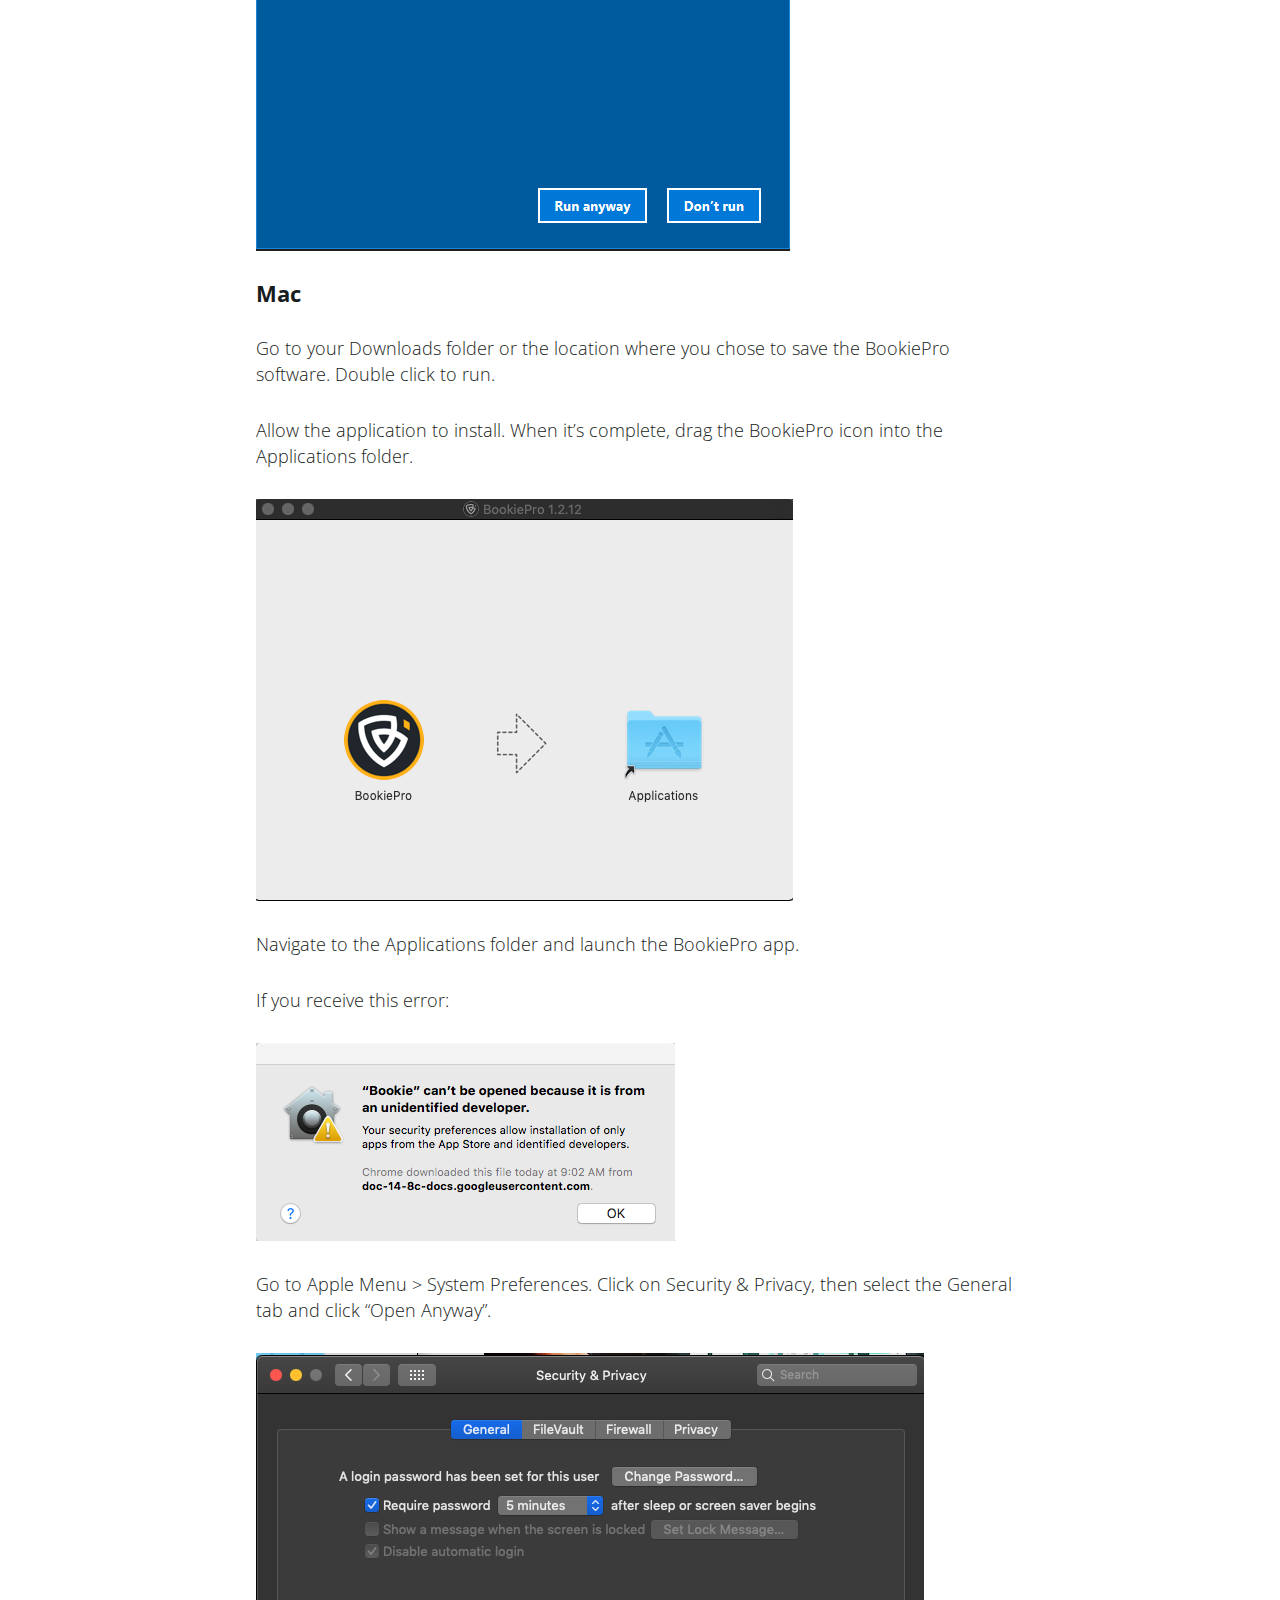
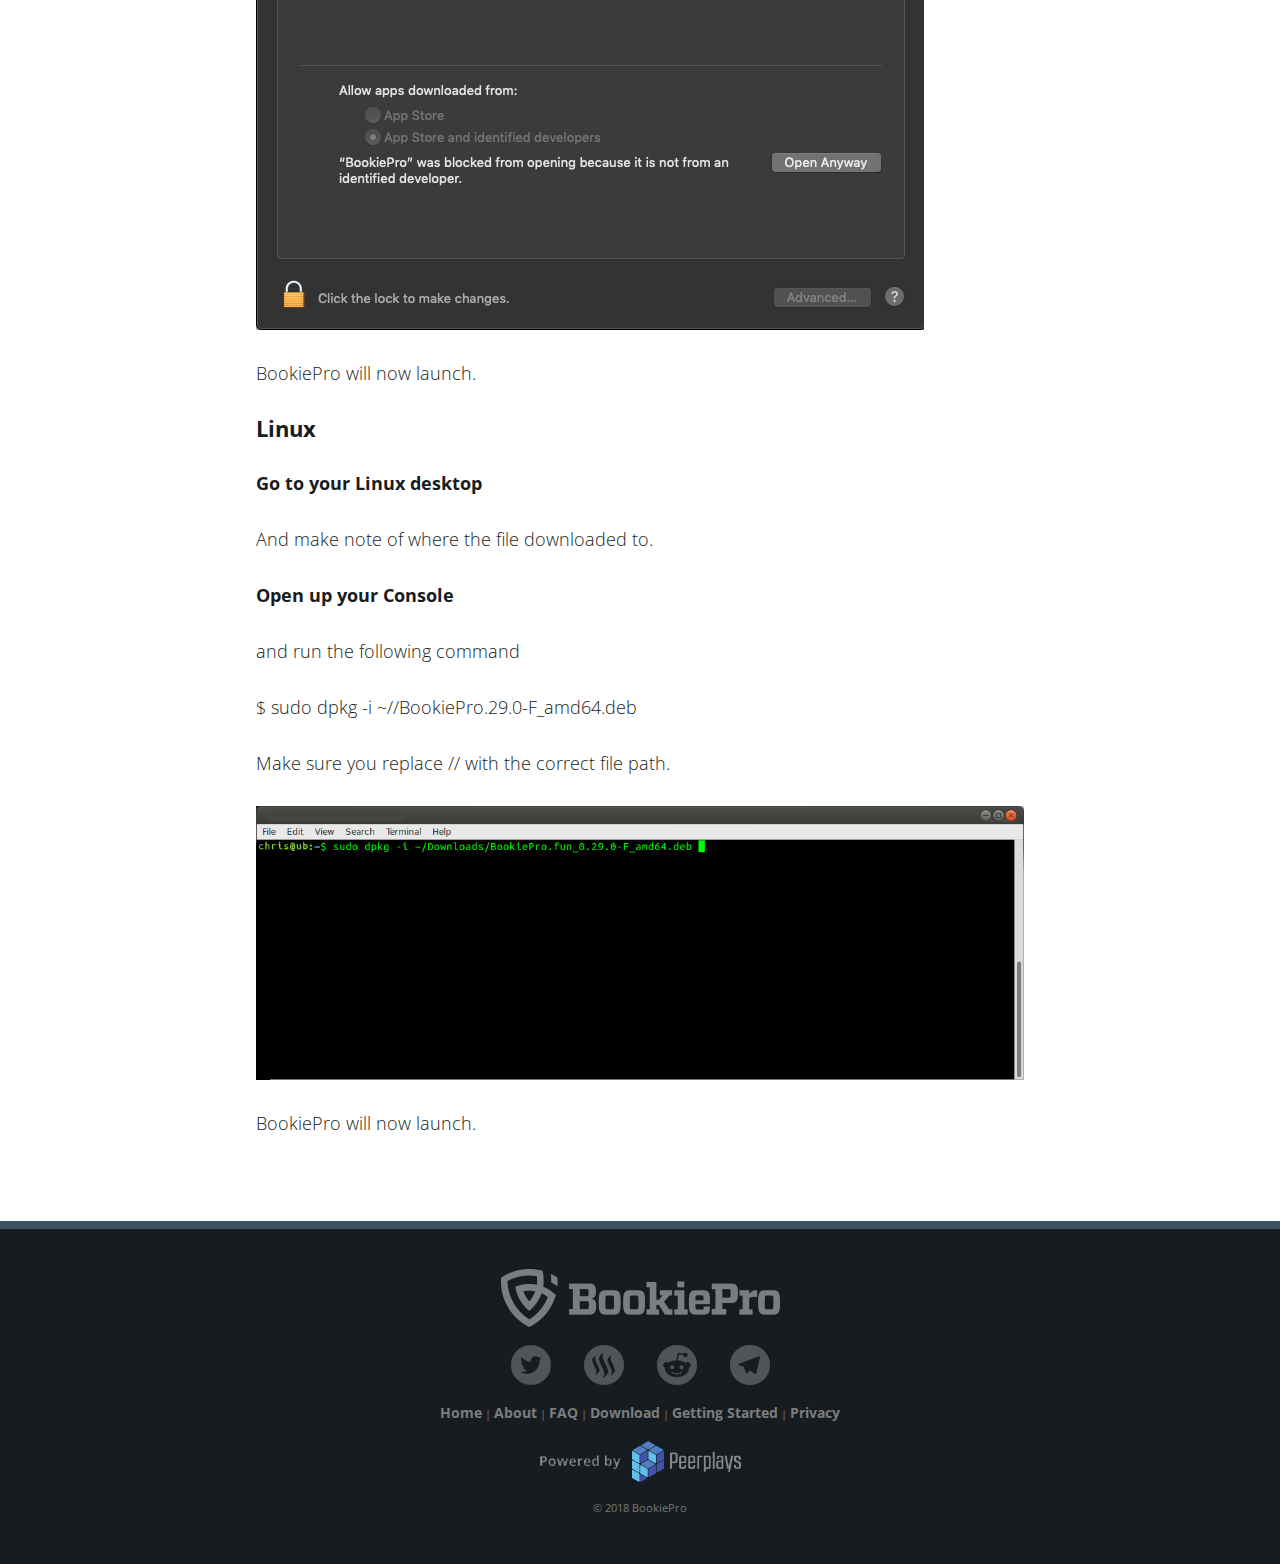
<file: download.html>
<!DOCTYPE html>
<html lang="en">

<head>
    <meta http-equiv="Content-Type" content="text/html; charset=utf-8">
    <!-- Meta -->
    <meta http-equiv="X-UA-Compatible" content="IE=edge">
    <!-- Responsive -->
    <meta name="viewport" content="width=device-width, initial-scale=1.0, maximum-scale=1.0, user-scalable=no" />
    <title>BookiePro</title>

    <link rel="shortcut icon" href="favicon.ico" type="image/x-icon">
    <link rel="icon" href="favicon.ico" type="image/x-icon">


    <!-- Bootstrap CSS -->
    <link href="css/bootstrap.min.css" rel="stylesheet" />
    <!-- font Awesome CSS -->
    <link href="css/font-awesome.min.css" rel="stylesheet" />
    <link href="css/owl.carousel.min.css" rel="stylesheet" />
    <link href="css/owl.theme.default.min.css" rel="stylesheet" />
    <!-- Main Styles CSS -->
    <link href="css/style.css" rel="stylesheet" />
    <link href="css/responsive.css" rel="stylesheet" />

    <meta property="og:title" content="BookiePro.com" />
    <meta property="og:url" content="https://BookiePro.com/download" />
    <meta property="og:image" content="https://BookiePro.com/images/bookielaptop.png" />
    <meta property="og:description"
        content="BookiePro is a decentralized sports betting exchange that uses play tokens called BitFun. Throughout the World Cup, bettors have a chance to win real Bitcoin prizes!" />
</head>

<body>
    <div class="wrapper">
        <header class="header">
            <div class="container-fluid">
                <div class="row">
                    <div class="col-md-12">
                        <div class="navigation">
                            <nav class="navbar navbar-default">
                                <!-- Brand and toggle get grouped for better mobile display -->
                                <div class="navbar-header">
                                    <button type="button" class="navbar-toggle collapsed" data-toggle="collapse"
                                        data-target="#bs-example-navbar-collapse-1" aria-expanded="false">
                                        <span class="sr-only">Toggle navigation</span>
                                        <span class="icon-bar"></span>
                                        <span class="icon-bar"></span>
                                        <span class="icon-bar"></span>
                                    </button>
                                    <a class="navbar-brand" href="/">
                                        <img class="img-responsive" src="images/bookie_pro_logo.png" alt="" />
                                    </a>
                                </div>

                                <!-- Collect the nav links, forms, and other content for toggling -->
                                <div class="collapse navbar-collapse" id="bs-example-navbar-collapse-1">
                                    <ul class="nav navbar-nav">
                                        <li class="nav-item"><a class="nav-link" href="getting_started.html">GETTING
                                                STARTED</a></li>
                                        <li class="nav-item"><a class="nav-link" href="faq.html">FAQ</a></li>
                                        <li class="nav-item"><a class="nav-link" href="community.html">COMMUNITY</a>
                                        </li>
                                    </ul>

                                </div>
                                <!-- /.navbar-collapse -->
                            </nav>

                        </div>
                    </div>
                </div>
            </div>
        </header>
        <!-- Header Ends-->
        <!--Content Begins-->

        <main class="main-contant bookie_bg">
            <!--Content Section ENDS-->
            <section class="content_section">
                <div class="container-fluid">
                    <div class="row">
                        <div class="col-md-12 bookie_text_content">
                            <h1>DOWNLOAD</h1>
                            <div class="row">
                                <div class="col-md-6">
                                    <form method="get"
                                        action="https://dl9sizu88doxn.cloudfront.net/BookiePro-1.2.11.dmg">
                                    <input type="submit" value="Download for Mac" name="download mac"
                                        class="button download_btn"></form>
                                </div>
                                <div class="col-md-6">
                                    <form method="get"
                                        action="https://dl9sizu88doxn.cloudfront.net/BookiePro+Setup+1.2.11.exe">
                                        <input type="submit" value="Download for Windows" name="download windows"
                                            class="button download_btn"></form>
                                </div>
                            </div>
                            <h2 dir="ltr">
                                BookiePro is available for download on Windows, Mac and Linux platforms.
                            </h2>

                            <p>Download the BookiePro software and click ‘Save File’ when prompted. The software
                                will be saved to either your desktop or ‘Downloads’ folder.</p>

                            <h2 dir="ltr">
                                <b id="docs-internal-guid-6a24548d-bc6e-b4e1-f4b7-c8211c9901b6">Windows</b>
                            </h2>

                            <p></p>Go to your Windows desktop or the location where you chose to save the program.
                            Double
                            click on the BookiePro icon.</p>
                            <img src="images/image2.png" class="img-responsive" alt="windows desktop" />
                            <p>Allow the application to install. When it is complete, the app will launch.</p>
                            <p>Some anti-virus programs may require you to approve the app before launching. In this
                                case, clicking “Advanced Settings” followed by “Run Anyway” will allow the app to run.
                            </p>
                            <img src="images/image6.png" class="img-responsive" alt="windows installation" />
                            <h2 dir="ltr">
                                <b id="docs-internal-guid-6a24548d-bc6e-b4e1-f4b7-c8211c9901b6">Mac</b>
                            </h2>
                            <p>Go to your Downloads folder or the location where you chose to save the BookiePro
                                software. Double click to run.</p>
                            <p>Allow the application to install. When it’s complete, drag the BookiePro icon into
                                the Applications folder.</p>
                            <img src="images/image5.png" class="img-responsive" alt="mac installation" />
                            <p>Navigate to the Applications folder and launch the BookiePro app.</p>
                            <p>If you receive this error:</p>
                            <img src="images/image4.png" class="img-responsive" alt="mac security issues" />
                            <p>Go to Apple Menu > System Preferences. Click on Security & Privacy, then select the
                                General tab and click “Open Anyway”.</p>
                            <img src="images/image3.png" class="img-responsive" alt="mac security settings" />
                            <p>BookiePro will now launch.</p>
                            <h2 dir="ltr">Linux</h2>
                            <p><b>Go to your Linux desktop</b></p>
                            <p>And make note of where the file downloaded to.</p>
                            <p><b>Open up your Console</b></p>
                            <p>and run the following command</p>
                            <p>$ sudo dpkg -i ~/<download location>/BookiePro.29.0-F_amd64.deb</p>
                            <p>Make sure you replace /<download location>/ with the correct file path.</p>
                            <img src="images/image1.png" class="img-responsive" alt="linux terminal" />
                            <p>BookiePro will now launch.</p>
                        </div>
                    </div>
                </div>
            </section>
            <!--Content Section ENDS-->
            <!--Content Ends-->
            <!--Footer Starts-->

            <div class="footer-container">
                <footer class="footer">
                    <div class="container-fluid">
                        <div class="row">
                            <div class="col-md-12">
                                <div class="footer-inner">
                                    <p>
                                        <img src="images/bookie_pro_footer_logo.png" alt="">
                                    </p>
                                    <p class="social_media">
                                        <a href="https://twitter.com/TryBookiePro" target="_blank">
                                            <img src="images/social_media_icon_1.png" alt="">
                                        </a>
                                        <a href="https://steemit.com/@bookieapp" target="_blank">
                                            <img src="images/social_media_icon_2.png" alt="">
                                        </a>
                                        <a href="https://www.reddit.com/r/OfficialBookie/" target="_blank">
                                            <img src="images/social_media_icon_3.png" alt="">
                                        </a>
                                        <a href="http://t.me/BookiePro" target="_blank">
                                            <img src="images/social_media_icon_4.png" alt="">
                                        </a>
                                    </p>
                                    <p class="site_links">
                                        <a href="/">Home</a> |
                                        <a href="/about_us">About</a> |
                                        <a href="/faq">FAQ</a> |
                                        <a href="/download">Download</a> |
                                        <a href="/getting_started">Getting Started</a> |
                                        <!-- <a href="/competitions">Competitions</a> | -->
                                        <a href="/assets/policy.pdf" target="_blank">Privacy</a>
                                    </p>
                                    <p>
                                        <a href="https://pbsa.info" target="_blank">
                                            <img src="images/peer_plays_logo.png" alt="">
                                        </a>
                                    </p>
                                    <p class="site_links">
                                        © 2018 BookiePro
                                    </p>

                                </div>
                            </div>
                        </div>
                    </div>
                </footer>
            </div>
    </div>
    <!-- jQuery -->
    <script src="js/jquery.min.js"></script>
    <script type="text/javascript" src="js/bootstrap.min.js"></script>
    <script type="text/javascript" src="js/owl.carousel.js"></script>
    <script src="js/main.js"></script>

    <!-- Global site tag (gtag.js) - Google Analytics -->
    <script async src="https://www.googletagmanager.com/gtag/js?id=UA-113808824-3"></script>
    <script>
        window.dataLayer = window.dataLayer || [];

        function gtag() {
            dataLayer.push(arguments);
        }
        gtag('js', new Date());

        gtag('config', 'UA-113808824-3');
    </script>

</body>

</html>
</file>
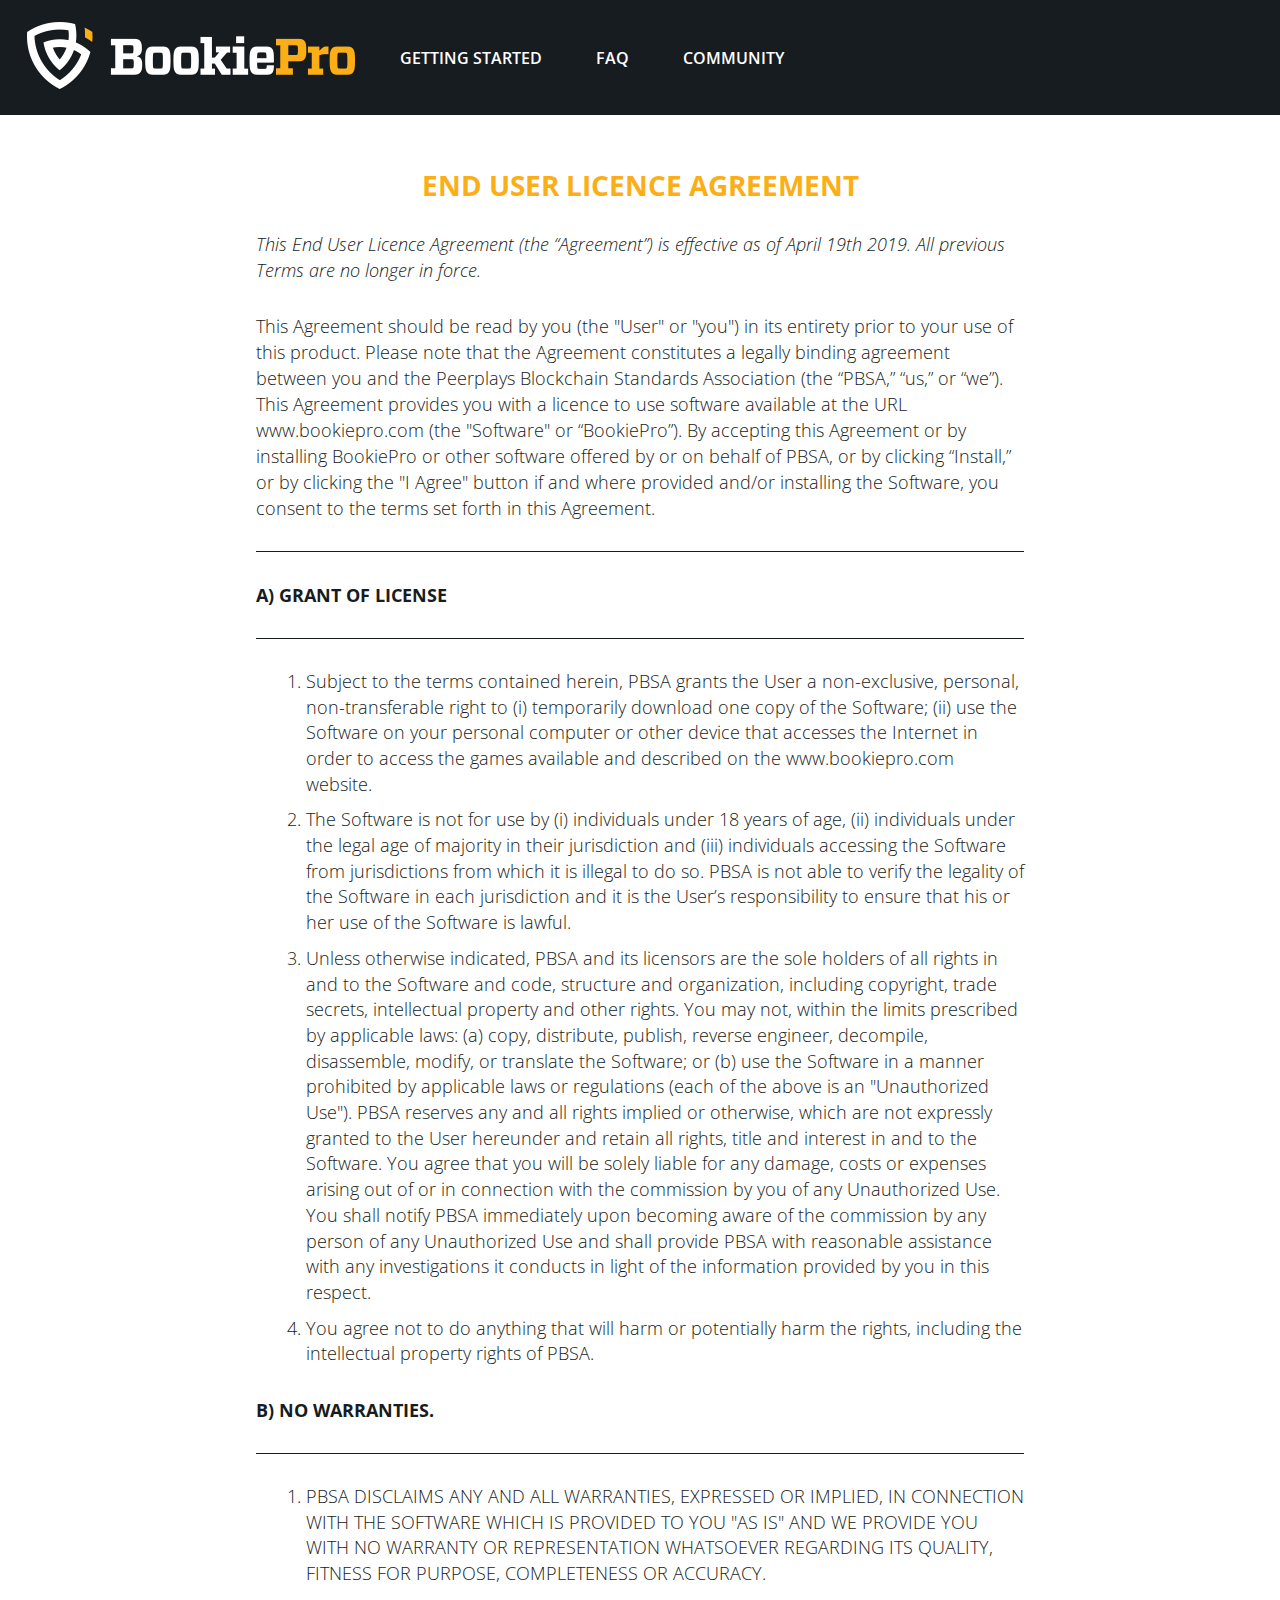
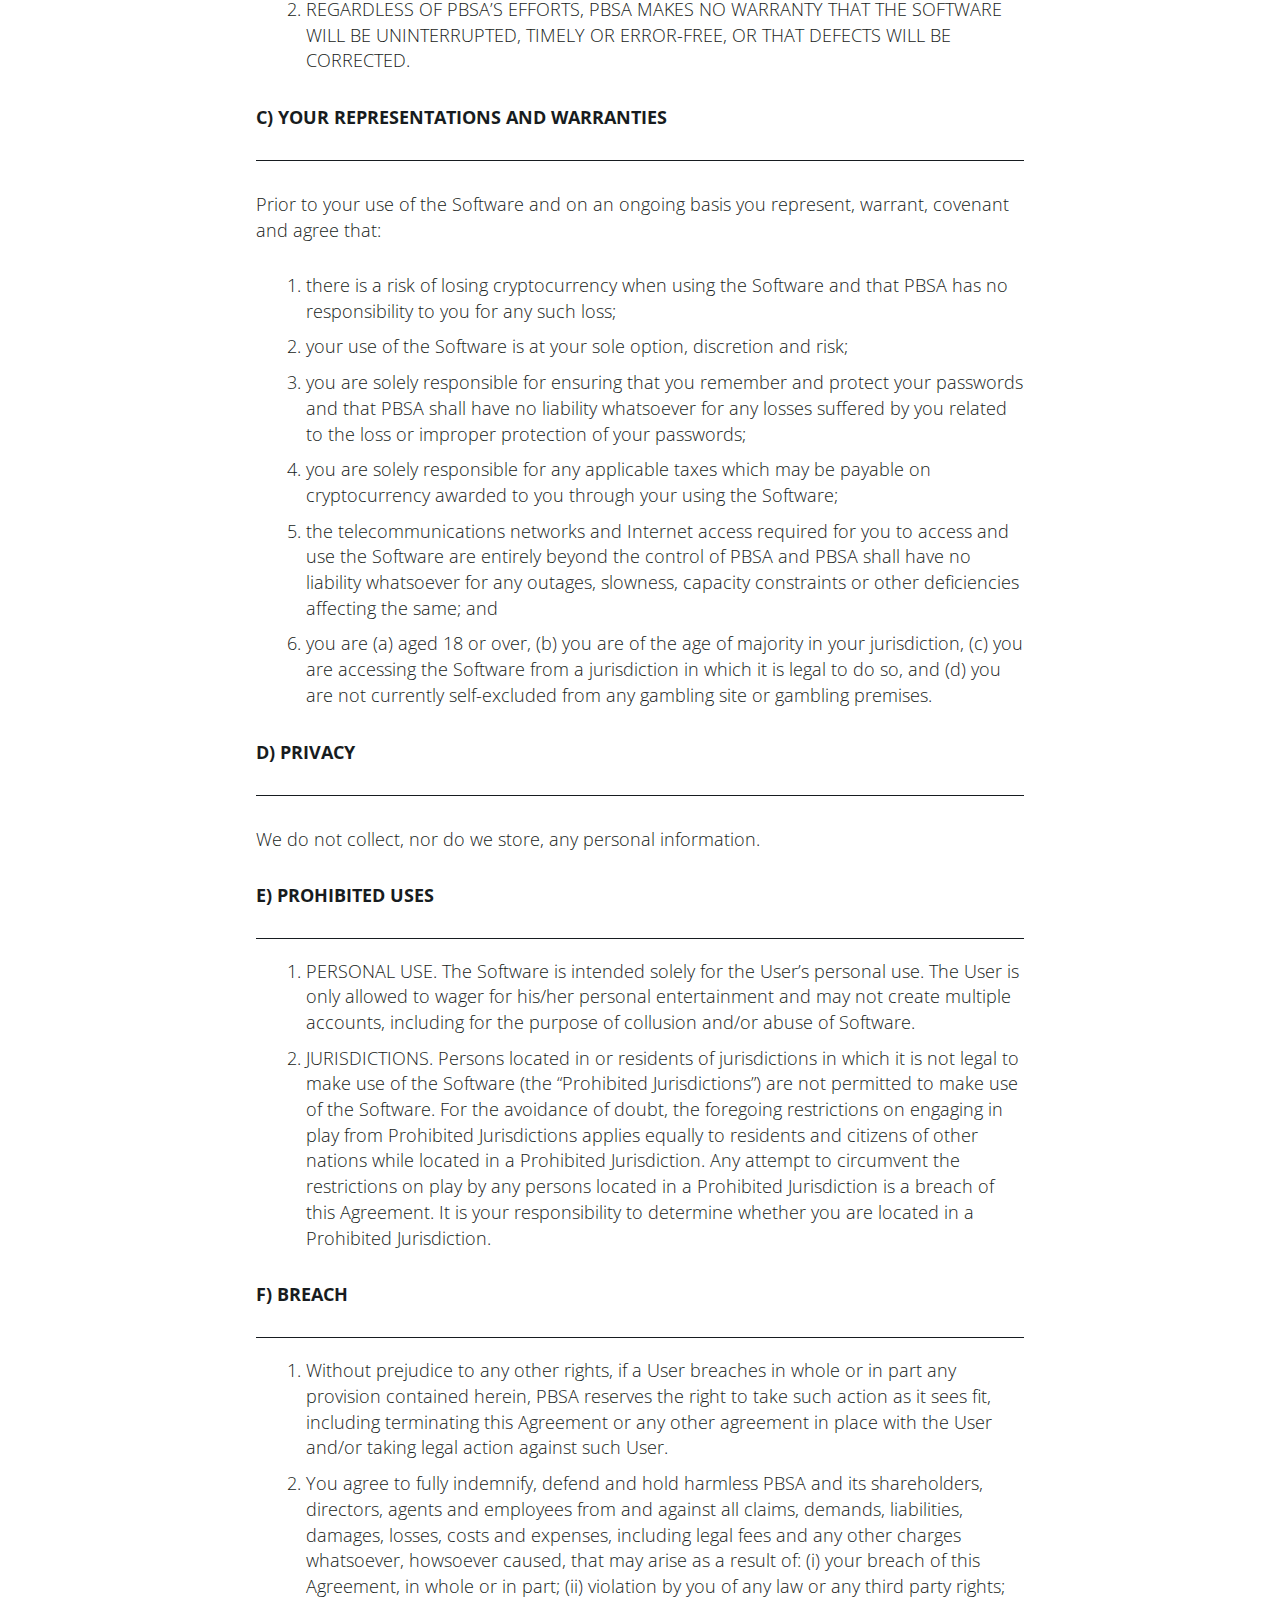
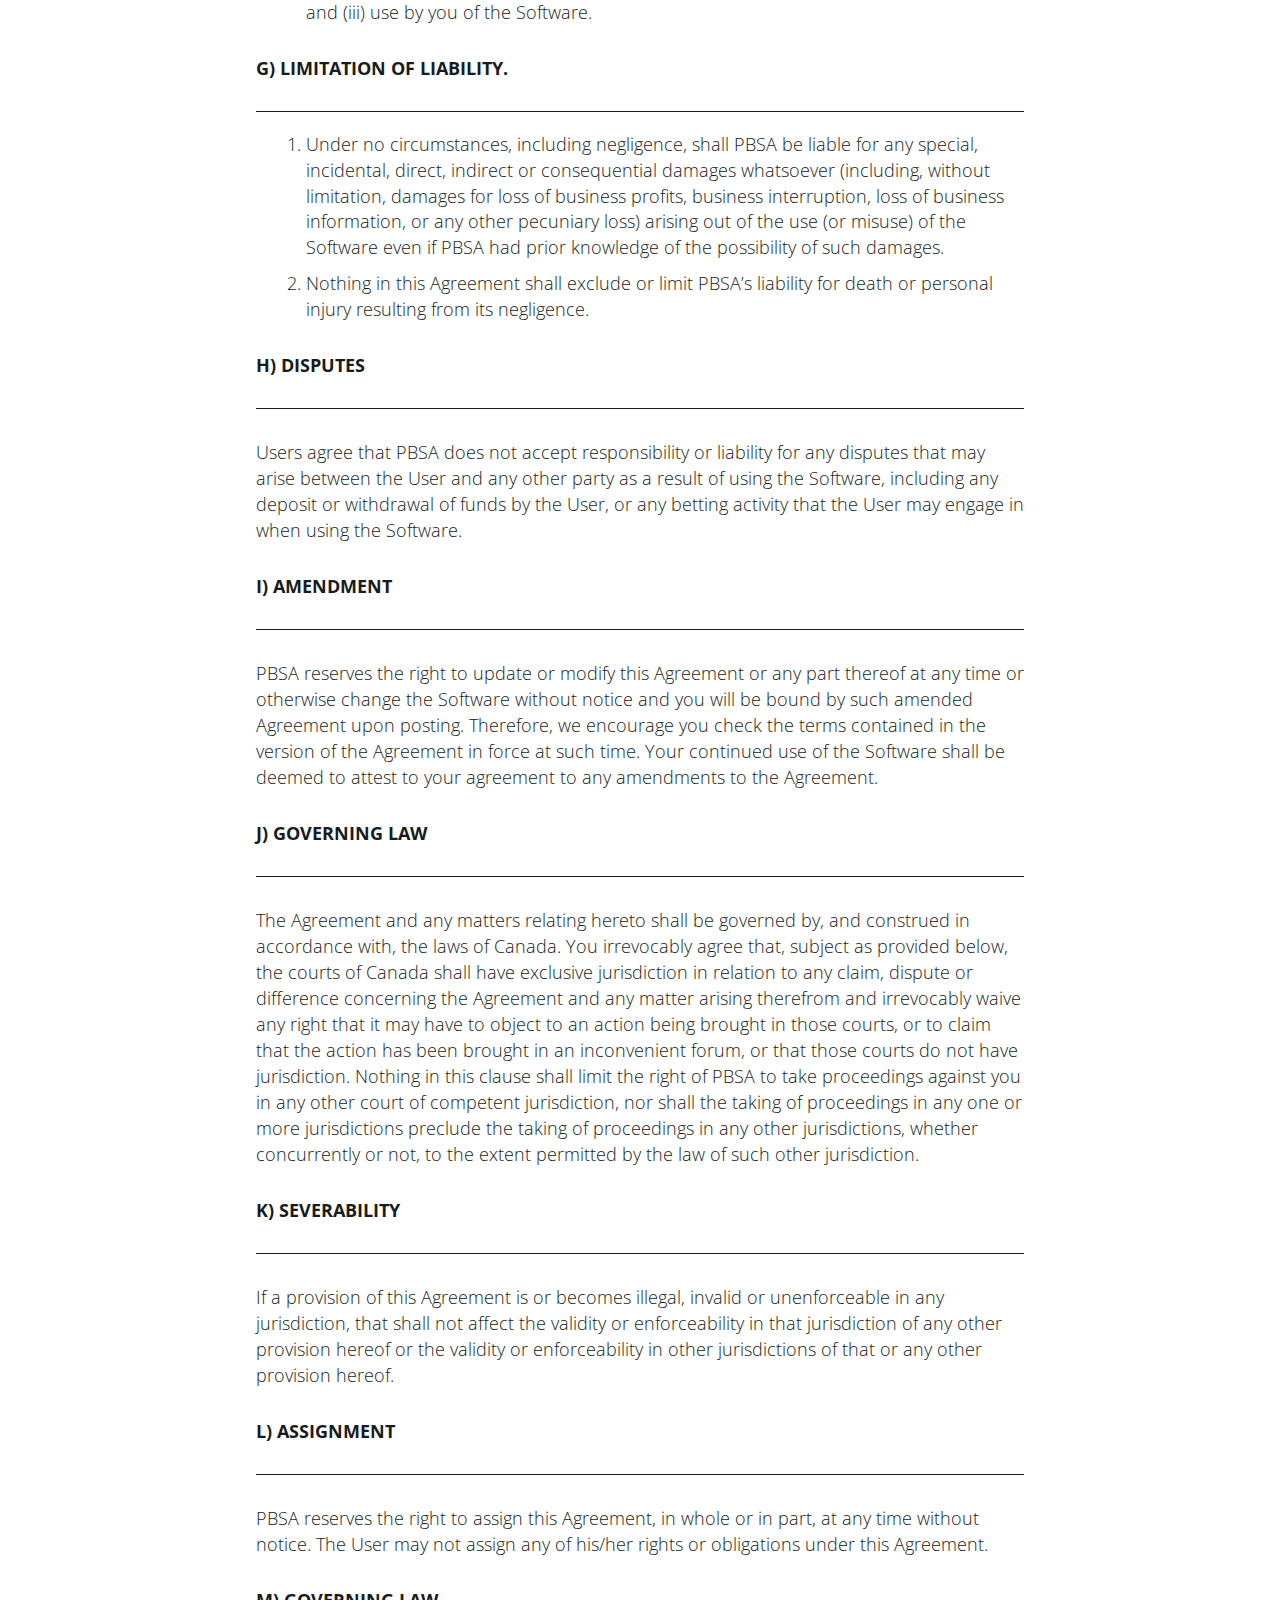
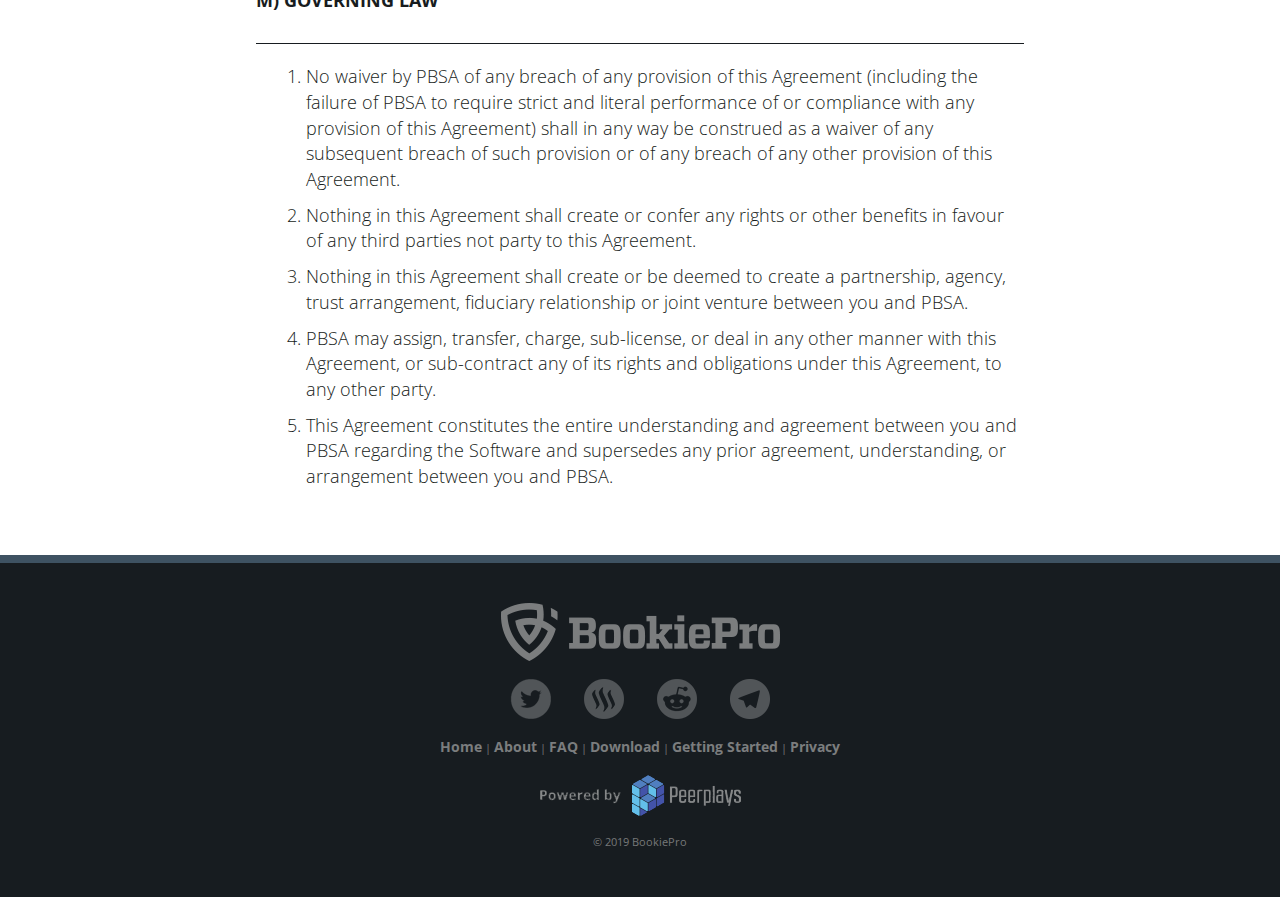
<file: eula.html>
<!DOCTYPE html>
<html lang="en">

<head>
    <meta http-equiv="Content-Type" content="text/html; charset=utf-8">
    <!-- Meta -->
    <meta http-equiv="X-UA-Compatible" content="IE=edge">
    <!-- Responsive -->
    <meta name="viewport" content="width=device-width, initial-scale=1.0, maximum-scale=1.0, user-scalable=no" />
    <title>BookiePro</title>

    <link rel="shortcut icon" href="favicon.ico" type="image/x-icon">
    <link rel="icon" href="favicon.ico" type="image/x-icon">

    <!-- Bootstrap CSS -->
    <link href="css/bootstrap.min.css" rel="stylesheet" />
    <!-- font Awesome CSS -->
    <link href="css/font-awesome.min.css" rel="stylesheet" />
    <link href="css/owl.carousel.min.css" rel="stylesheet" />
    <link href="css/owl.theme.default.min.css" rel="stylesheet" />
    <!-- Main Styles CSS -->
    <link href="css/style.css" rel="stylesheet" />
    <link href="css/responsive.css" rel="stylesheet" />

    <meta property="og:title" content="BookiePro.com" />
    <meta property="og:url" content="https://bookiepro.com/eula" />
    <meta property="og:image" content="https://bookiepro.com/images/bookielaptop.png" />
    <meta property="og:description" content="BookiePro is a decentralized sports betting exchange that uses play tokens called BitFun. Throughout the World Cup, bettors have a chance to win real Bitcoin prizes!" />
</head>

<body>
    <div class="wrapper">
        <header class="header">
            <div class="container-fluid">
                <div class="row">
                    <div class="col-md-12">
                        <div class="navigation">
                            <nav class="navbar navbar-default">
                                <!-- Brand and toggle get grouped for better mobile display -->
                                <div class="navbar-header">
                                    <button type="button" class="navbar-toggle collapsed" data-toggle="collapse"
                                        data-target="#bs-example-navbar-collapse-1" aria-expanded="false">
                                        <span class="sr-only">Toggle navigation</span>
                                        <span class="icon-bar"></span>
                                        <span class="icon-bar"></span>
                                        <span class="icon-bar"></span>
                                    </button>
                                    <a class="navbar-brand" href="/">
                                        <img class="img-responsive" src="images/bookie_pro_logo.png" alt="" />
                                    </a>
                                </div>

                                <!-- Collect the nav links, forms, and other content for toggling -->
                                <div class="collapse navbar-collapse" id="bs-example-navbar-collapse-1">
                                    <ul class="nav navbar-nav">
                                        <li class="nav-item"><a class="nav-link" href="getting_started.html">GETTING
                                                STARTED</a></li>
                                        <li class="nav-item"><a class="nav-link" href="faq.html">FAQ</a></li>
                                        <li class="nav-item"><a class="nav-link" href="community.html">COMMUNITY</a></li>
                                    </ul>

                                </div>
                                <!-- /.navbar-collapse -->
                            </nav>

                        </div>
                    </div>
                </div>
            </div>
        </header>
        <!-- Header Ends-->
        <!--Content Begins-->

        <main class="main-contant bookie_bg">
            <!--Content Section ENDS-->
            <section class="content_section">
                <div class="container-fluid">
                    <div class="row">
                        <div class="col-md-12 bookie_text_content">
                            <h1>
                                <b id="docs-internal-guid-56c3b943-d50c-a422-0124-604593952bec">End User Licence
                                    Agreement</b>
                            </h1>

                            <p>
                                <em>This End User Licence Agreement (the &ldquo;Agreement&rdquo;) is effective as of
                                    April 19th
                                    2019. All previous Terms are no longer in force.</em>
                            </p>

                            <p>This Agreement should be read by you (the "User" or "you") in its entirety prior to your
                                use of this product. Please note that the Agreement constitutes a legally binding
                                agreement between you and the Peerplays Blockchain Standards Association (the “PBSA,”
                                “us,” or “we”). This Agreement provides you with a licence to use software available at
                                the URL www.bookiepro.com (the "Software" or “BookiePro”). By accepting this Agreement
                                or by installing BookiePro or other software offered by or on behalf of PBSA, or by
                                clicking “Install,” or by clicking the "I Agree" button if and where provided and/or
                                installing the Software, you consent to the terms set forth in this Agreement.
</p>

                            <hr />
                            <p></p>

                            <p>
                                <strong>A) GRANT OF LICENSE</strong>
                            </p>

                            <p></p>

                            <hr />
                            <p dir="ltr"></p>

                            <ol>
                                <li>Subject to the terms contained herein, PBSA grants the User a non-exclusive,
                                    personal, non-transferable right to (i) temporarily download one copy of the
                                    Software; (ii) use the Software on your personal computer or other device that
                                    accesses the Internet in order to access the games available and described on the
                                    www.bookiepro.com website.</li>
                                <li>The Software is not for use by (i) individuals under 18 years of age, (ii)
                                    individuals under the legal age of majority in their jurisdiction and (iii)
                                    individuals accessing the Software from jurisdictions from which it is illegal to do
                                    so. PBSA is not able to verify the legality of the Software in each jurisdiction and
                                    it is the User’s responsibility to ensure that his or her use of the Software is
                                    lawful.</li>
                                <li>Unless otherwise indicated, PBSA and its licensors are the sole holders of all
                                    rights in and to the Software and code, structure and organization, including
                                    copyright, trade secrets, intellectual property and other rights. You may not,
                                    within the limits prescribed by applicable laws: (a) copy, distribute, publish,
                                    reverse engineer, decompile, disassemble, modify, or translate the Software; or (b)
                                    use the Software in a manner prohibited by applicable laws or regulations (each of
                                    the above is an "Unauthorized Use"). PBSA reserves any and all rights implied or
                                    otherwise, which are not expressly granted to the User hereunder and retain all
                                    rights, title and interest in and to the Software. You agree that you will be solely
                                    liable for any damage, costs or expenses arising out of or in connection with the
                                    commission by you of any Unauthorized Use. You shall notify PBSA immediately upon
                                    becoming aware of the commission by any person of any Unauthorized Use and shall
                                    provide PBSA with reasonable assistance with any investigations it conducts in light
                                    of the information provided by you in this respect.</li>
                                <li>You agree not to do anything that will harm or potentially harm the rights,
                                    including the intellectual property rights of PBSA.</li>
                            </ol>

                            <p></p>

                            <p>
                                <strong>B) </strong>
                                <b id="docs-internal-guid-dff95136-d5e8-fee1-719c-b86687281272">NO WARRANTIES.</b>
                            </p>

                            <p></p>

                            <hr />
                            <p></p>

                            <ol>
                                <li>PBSA DISCLAIMS ANY AND ALL WARRANTIES, EXPRESSED OR IMPLIED, IN CONNECTION WITH THE
                                    SOFTWARE WHICH IS PROVIDED TO YOU "AS IS" AND WE PROVIDE YOU WITH NO WARRANTY OR
                                    REPRESENTATION WHATSOEVER REGARDING ITS QUALITY, FITNESS FOR PURPOSE, COMPLETENESS
                                    OR ACCURACY.</li>
                                <li>REGARDLESS OF PBSA’S EFFORTS, PBSA MAKES NO WARRANTY THAT THE SOFTWARE WILL BE
                                    UNINTERRUPTED, TIMELY OR ERROR-FREE, OR THAT DEFECTS WILL BE CORRECTED.</li>
                            </ol>

                            <p></p>

                            <p>
                                <strong>C) YOUR REPRESENTATIONS AND WARRANTIES</strong>
                            </p>

                            <p></p>

                            <hr />
                            <p>Prior to your use of the Software and on an ongoing basis you represent, warrant,
                                covenant and agree that:</p>

                            <ol>
                                <li>there is a risk of losing cryptocurrency when using the Software and that PBSA has
                                    no responsibility to you for any such loss;</li>
                                <li>your use of the Software is at your sole option, discretion and risk;</li>
                                <li>you are solely responsible for ensuring that you remember and protect your passwords
                                    and that PBSA shall have no liability whatsoever for any losses suffered by you
                                    related to the loss or improper protection of your passwords;</li>
                                <li>you are solely responsible for any applicable taxes which may be payable on
                                    cryptocurrency awarded to you through your using the Software;</li>
                                <li>the telecommunications networks and Internet access required for you to access and
                                    use the Software are entirely beyond the control of PBSA and PBSA shall have no
                                    liability whatsoever for any outages, slowness, capacity constraints or other
                                    deficiencies affecting the same; and</li>
                                <li>you are (a) aged 18 or over, (b) you are of the age of majority in your
                                    jurisdiction, (c) you are accessing the Software from a jurisdiction in which it is
                                    legal to do so, and (d) you are not currently self-excluded from any gambling site
                                    or gambling premises.</li>
                            </ol>

                            <p>
                                <strong>D) PRIVACY</strong>
                            </p>

                            <p></p>

                            <hr />
                            <p>We do not collect, nor do we store, any personal information.</p>

                            <p></p>

                            <p>
                                <strong>E) PROHIBITED USES</strong>
                            </p>

                            <p></p>

                            <hr />
                            <ol>
                                <li>PERSONAL USE. The Software is intended solely for the User’s personal use. The User
                                    is only allowed to wager for his/her personal entertainment and may not create
                                    multiple accounts, including for the purpose of collusion and/or abuse of Software.</li>
                                <li>JURISDICTIONS. Persons located in or residents of jurisdictions in which it is not
                                    legal to make use of the Software (the “Prohibited Jurisdictions”) are not permitted
                                    to make use of the Software. For the avoidance of doubt, the foregoing restrictions
                                    on engaging in play from Prohibited Jurisdictions applies equally to residents and
                                    citizens of other nations while located in a Prohibited Jurisdiction. Any attempt to
                                    circumvent the restrictions on play by any persons located in a Prohibited
                                    Jurisdiction is a breach of this Agreement. It is your responsibility to determine
                                    whether you are located in a Prohibited Jurisdiction.</li>
                            </ol>

                            <ol>
                            </ol>

                            <p></p>

                            <p>
                                <strong>F) BREACH</strong>
                            </p>

                            <p></p>

                            <hr />
                            <ol>
                                <li>Without prejudice to any other rights, if a User breaches in whole or in part any
                                    provision contained herein, PBSA reserves the right to take such action as it sees
                                    fit, including terminating this Agreement or any other agreement in place with the
                                    User and/or taking legal action against such User.</li>
                                <li>You agree to fully indemnify, defend and hold harmless PBSA and its shareholders,
                                    directors, agents and employees from and against all claims, demands, liabilities,
                                    damages, losses, costs and expenses, including legal fees and any other charges
                                    whatsoever, howsoever caused, that may arise as a result of: (i) your breach of this
                                    Agreement, in whole or in part; (ii) violation by you of any law or any third party
                                    rights; and (iii) use by you of the Software.</li>
                            </ol>

                            <ol>
                            </ol>

                            <p></p>

                            <p>
                                <strong>G) </strong>
                                <b id="docs-internal-guid-cf531c6f-d5ef-695a-5e50-f9dc746c7d0c">LIMITATION OF
                                    LIABILITY.</b>
                            </p>

                            <p></p>

                            <hr />
                            <ol>
                                <li>Under no circumstances, including negligence, shall PBSA be liable for any special,
                                    incidental, direct, indirect or consequential damages whatsoever (including, without
                                    limitation, damages for loss of business profits, business interruption, loss of
                                    business information, or any other pecuniary loss) arising out of the use (or
                                    misuse) of the Software even if PBSA had prior knowledge of the possibility of such
                                    damages.</li>
                                <li>Nothing in this Agreement shall exclude or limit PBSA’s liability for death or
                                    personal injury resulting from its negligence.</li>
                            </ol>

                            <ol>
                            </ol>

                            <p></p>

                            <p>
                                <strong>H) DISPUTES</strong>
                            </p>

                            <p></p>

                            <hr />
                            <p>Users agree that PBSA does not accept responsibility or liability for any disputes that
                                may arise between the User and any other party as a result of using the Software,
                                including any deposit or withdrawal of funds by the User, or any betting activity that
                                the User may engage in when using the Software.</p>

                            <ol>
                            </ol>

                            <ol>
                            </ol>

                            <p></p>

                            <p>
                                <strong>I) </strong>
                                <b id="docs-internal-guid-403b871c-d5f0-4021-774d-d38311cbc459">AMENDMENT</b>
                            </p>

                            <p></p>

                            <hr />
                            <p></p>

                            <p>PBSA reserves the right to update or modify this Agreement or any part thereof at any
                                time or otherwise change the Software without notice and you will be bound by such
                                amended Agreement upon posting. Therefore, we encourage you check the terms contained in
                                the version of the Agreement in force at such time. Your continued use of the Software
                                shall be deemed to attest to your agreement to any amendments to the Agreement.</p>
                            <p></p>

                            <ol>
                            </ol>

                            <ol>
                            </ol>

                            <p>
                                <strong>J) </strong>
                                <b id="docs-internal-guid-94d5dc4c-d5f0-b072-8412-6d8880f509ba">GOVERNING LAW</b>
                            </p>

                            <p></p>

                            <hr />
                            <p>The Agreement and any matters relating hereto shall be governed by, and construed in
                                accordance with, the laws of Canada. You irrevocably agree that, subject as provided
                                below, the courts of Canada shall have exclusive jurisdiction in relation to any claim,
                                dispute or difference concerning the Agreement and any matter arising therefrom and
                                irrevocably waive any right that it may have to object to an action being brought in
                                those courts, or to claim that the action has been brought in an inconvenient forum, or
                                that those courts do not have jurisdiction. Nothing in this clause shall limit the right
                                of PBSA to take proceedings against you in any other court of competent jurisdiction,
                                nor shall the taking of proceedings in any one or more jurisdictions preclude the taking
                                of proceedings in any other jurisdictions, whether concurrently or not, to the extent
                                permitted by the law of such other jurisdiction.</p>

                            <p></p>

                            <ol>
                            </ol>

                            <ol>
                            </ol>

                            <p>
                                <strong>K) SEVERABILITY</strong>
                            </p>

                            <p></p>

                            <hr />
                            <p>If a provision of this Agreement is or becomes illegal, invalid or unenforceable in any
                                jurisdiction, that shall not affect the validity or enforceability in that jurisdiction
                                of any other provision hereof or the validity or enforceability in other jurisdictions
                                of that or any other provision hereof.</p>

                            <p></p>

                            <ol>
                            </ol>

                            <ol>
                            </ol>

                            <p>
                                <strong>L) </strong>
                                <b id="docs-internal-guid-878b2528-d5f1-8aca-cb4e-ac0d91d9a054">ASSIGNMENT</b>
                            </p>

                            <p></p>

                            <hr />
                            <p></p>

                            <p>PBSA reserves the right to assign this Agreement, in whole or in part, at any time
                                without notice. The User may not assign any of his/her rights or obligations under this
                                Agreement.</p>

                            <p></p>

                            <ol>
                            </ol>

                            <ol>
                            </ol>

                            <p>
                                <strong>M) </strong>
                                <b id="docs-internal-guid-94d5dc4c-d5f0-b072-8412-6d8880f509ba">GOVERNING LAW</b>
                            </p>

                            <p></p>

                            <hr />

                            <ol>
                                <li>No waiver by PBSA of any breach of any provision of this Agreement (including the
                                    failure of PBSA to require strict and literal performance of or compliance with any
                                    provision of this Agreement) shall in any way be construed as a waiver of any
                                    subsequent breach of such provision or of any breach of any other provision of this
                                    Agreement.</li>
                                <li>Nothing in this Agreement shall create or confer any rights or other benefits in
                                    favour of any third parties not party to this Agreement.</li>
                                <li>Nothing in this Agreement shall create or be deemed to create a partnership, agency,
                                    trust arrangement, fiduciary relationship or joint venture between you and PBSA.
                                </li>
                                <li>PBSA may assign, transfer, charge, sub-license, or deal in any other manner with
                                    this Agreement, or sub-contract any of its rights and obligations under this
                                    Agreement, to any other party. </li>
                                <li>This Agreement constitutes the entire understanding and agreement between you and
                                    PBSA regarding the Software and supersedes any prior agreement, understanding, or
                                    arrangement between you and PBSA.</li>
                            </ol>
                        </div>
                    </div>
                </div>
            </section>



        </main>
        <!--Content Ends-->
        <!--Footer Starts-->

        <div class="footer-container">
            <footer class="footer">
                <div class="container-fluid">
                    <div class="row">
                        <div class="col-md-12">
                            <div class="footer-inner">
                                <p>
                                    <img src="images/bookie_pro_footer_logo.png" alt="">
                                </p>
                                <p class="social_media">
                                    <a href="https://twitter.com/TryBookiePro" target="_blank">
                                        <img src="images/social_media_icon_1.png" alt="">
                                    </a>
                                    <a href="https://steemit.com/@bookieapp" target="_blank">
                                        <img src="images/social_media_icon_2.png" alt="">
                                    </a>
                                    <a href="https://www.reddit.com/r/OfficialBookie/" target="_blank">
                                        <img src="images/social_media_icon_3.png" alt="">
                                    </a>
                                    <a href="http://t.me/BookiePro" target="_blank">
                                        <img src="images/social_media_icon_4.png" alt="">
                                    </a>
                                </p>
                                <p class="site_links">
                                    <a href="/">Home</a> |
                                    <a href="/about_us">About</a> |
                                    <a href="/faq">FAQ</a> |
                                    <a href="/download">Download</a> |
                                    <a href="/getting_started">Getting Started</a> |
                                    <!-- <a href="/competitions">Competitions</a> | -->
                                    <a href="/assets/policy.pdf" target="_blank">Privacy</a>
                                </p>
                                <p>
                                    <a href="https://www.peerplays.com/" target="_blank">
                                        <img src="images/peer_plays_logo.png" alt="">
                                    </a>
                                </p>
                                <p class="site_links">
                                    © 2019 BookiePro
                                </p>

                            </div>
                        </div>
                    </div>
                </div>
            </footer>
        </div>
    </div>
    <!-- jQuery -->
    <script src="js/jquery.min.js"></script>
    <script type="text/javascript" src="js/bootstrap.min.js"></script>
    <script type="text/javascript" src="js/owl.carousel.js"></script>
    <script src="js/main.js"></script>

    <!-- Global site tag (gtag.js) - Google Analytics -->
    <script async src="https://www.googletagmanager.com/gtag/js?id=UA-113808824-3"></script>
    <script>
        window.dataLayer = window.dataLayer || [];

        function gtag() {
            dataLayer.push(arguments);
        }
        gtag('js', new Date());

        gtag('config', 'UA-113808824-3');
    </script>

</body>

</html>
</file>
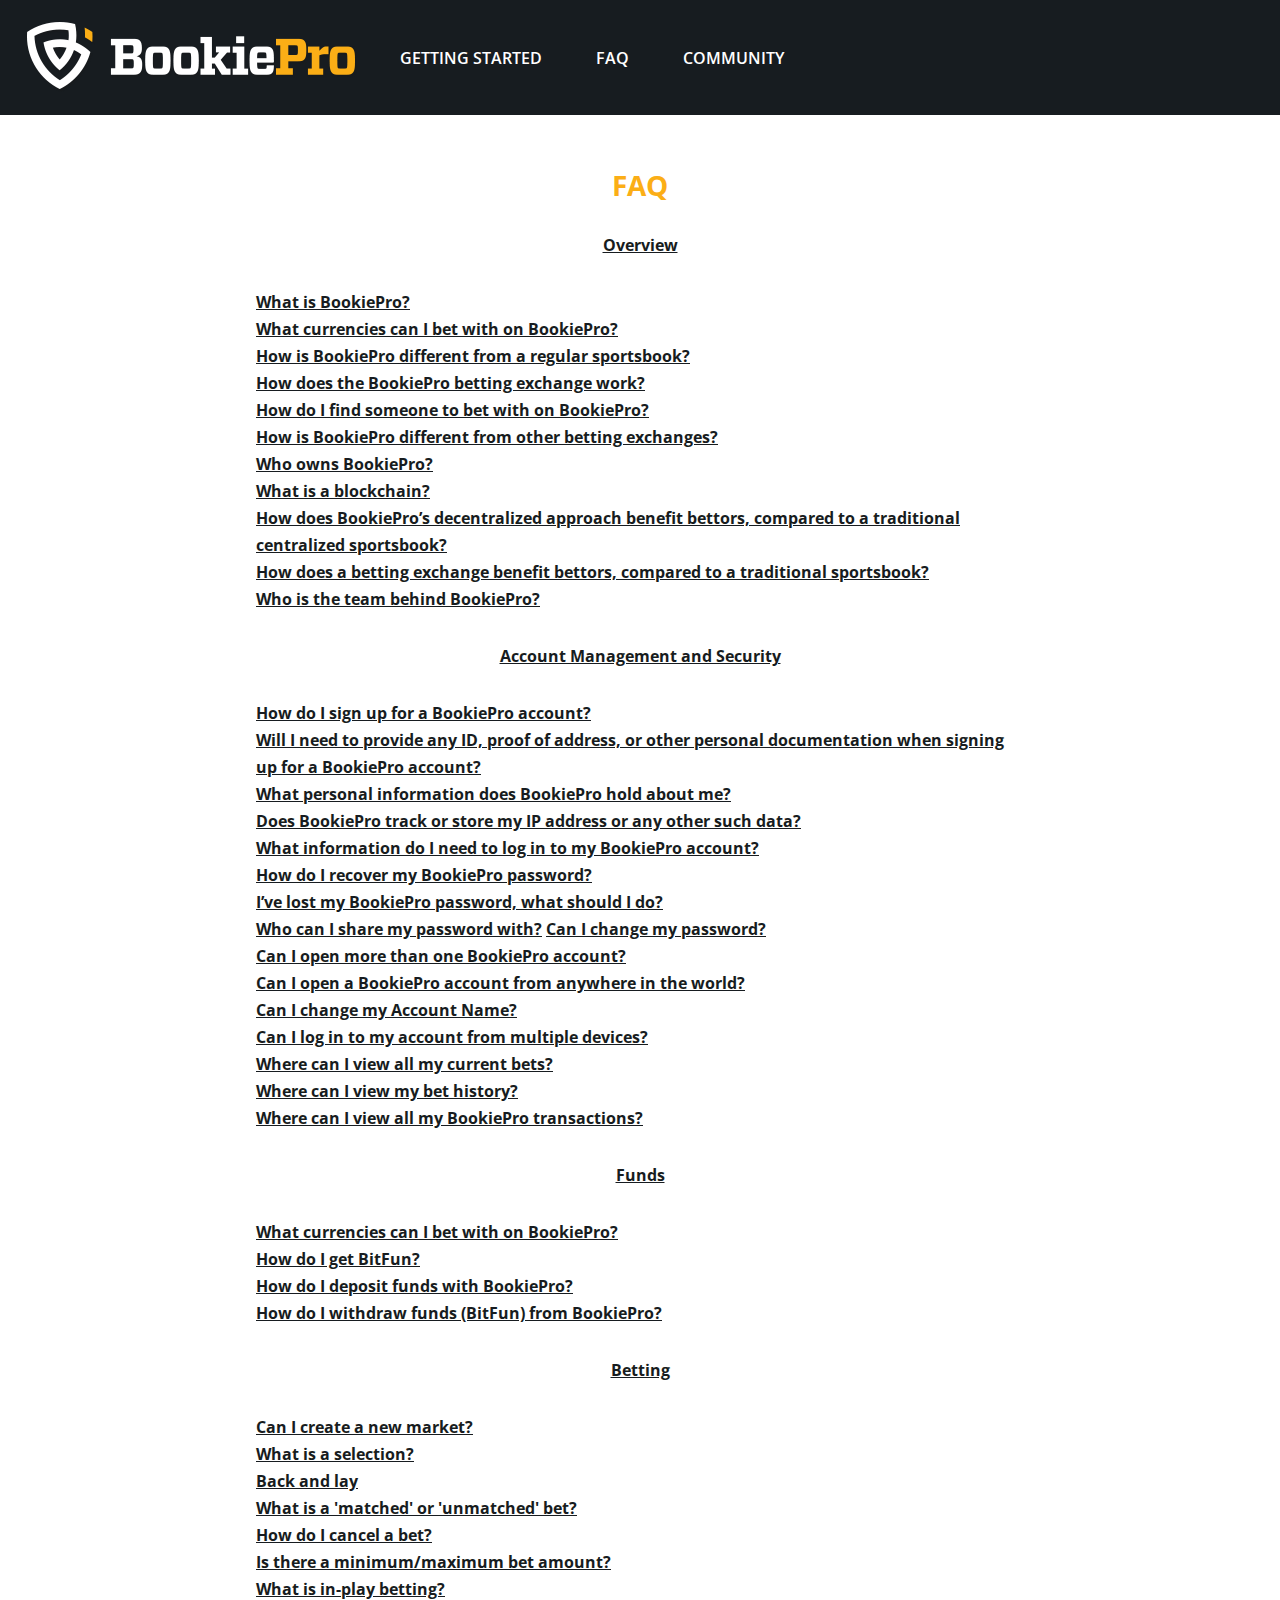
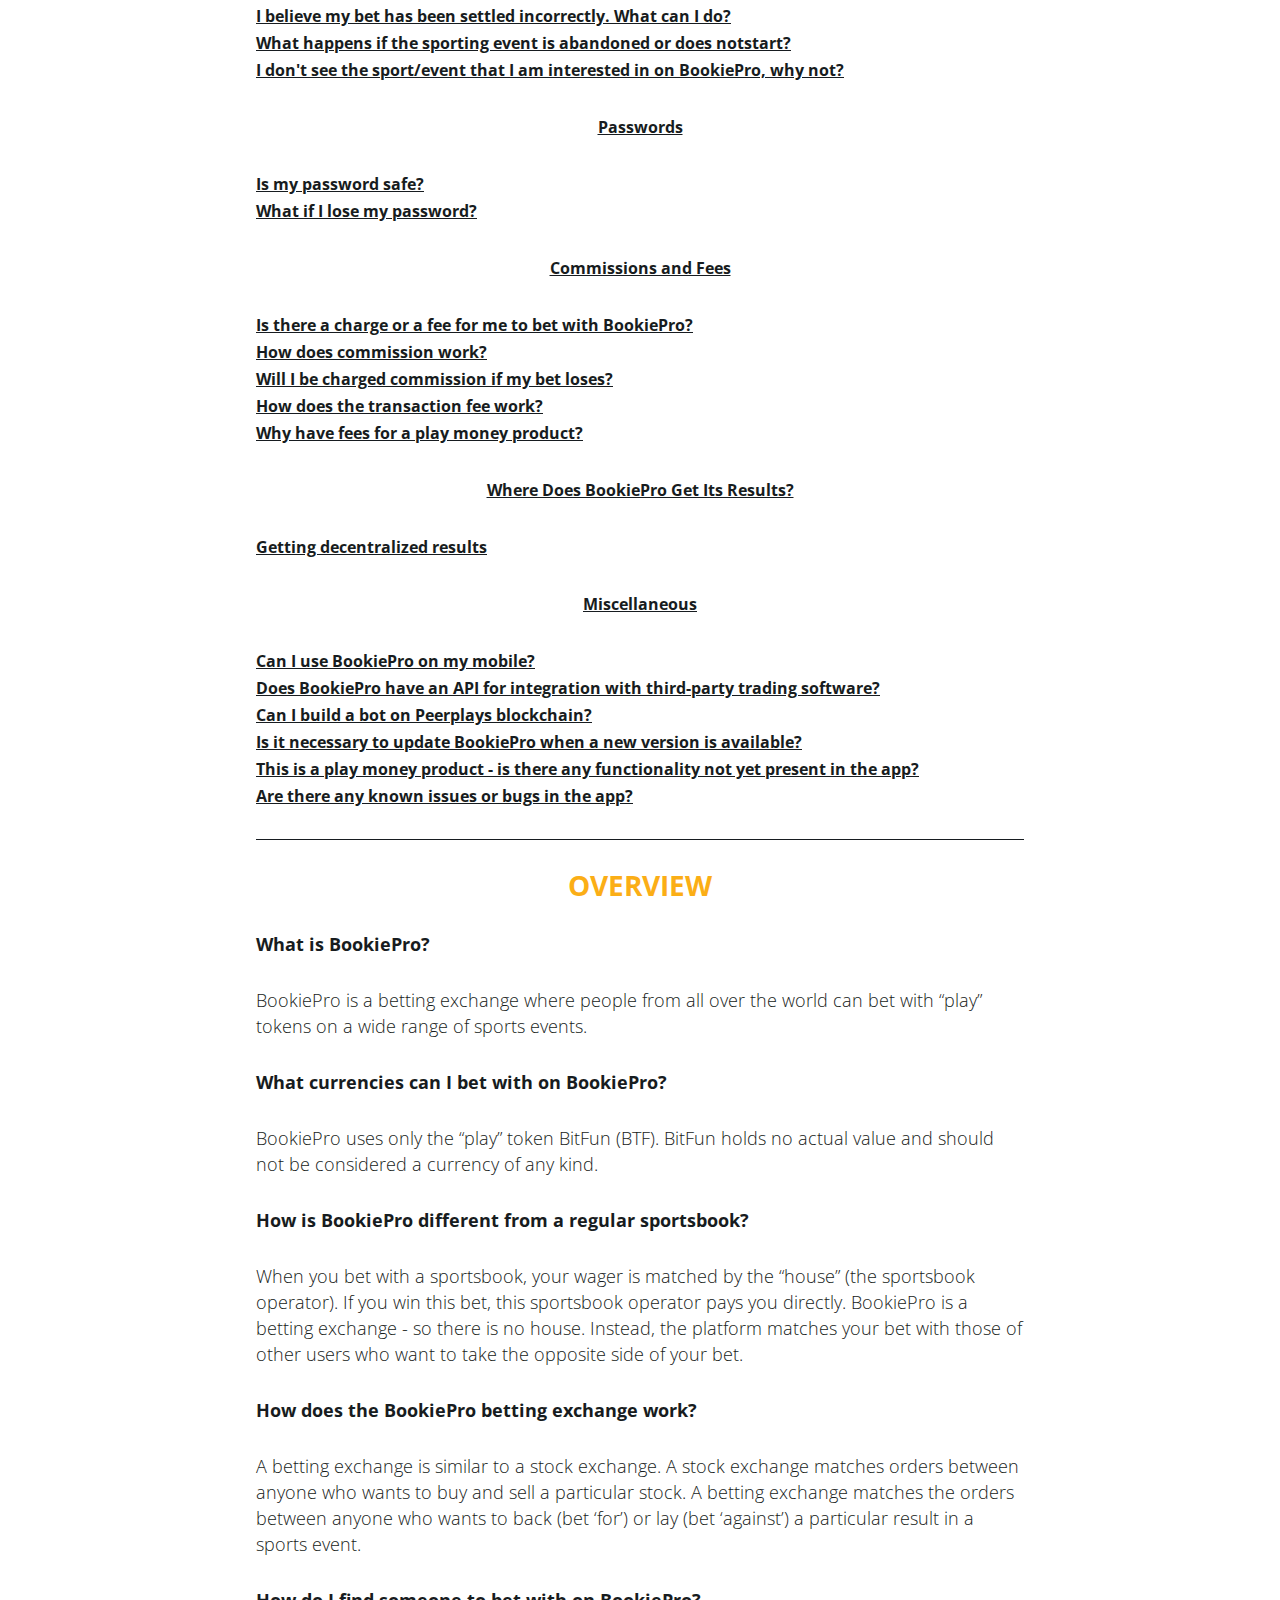
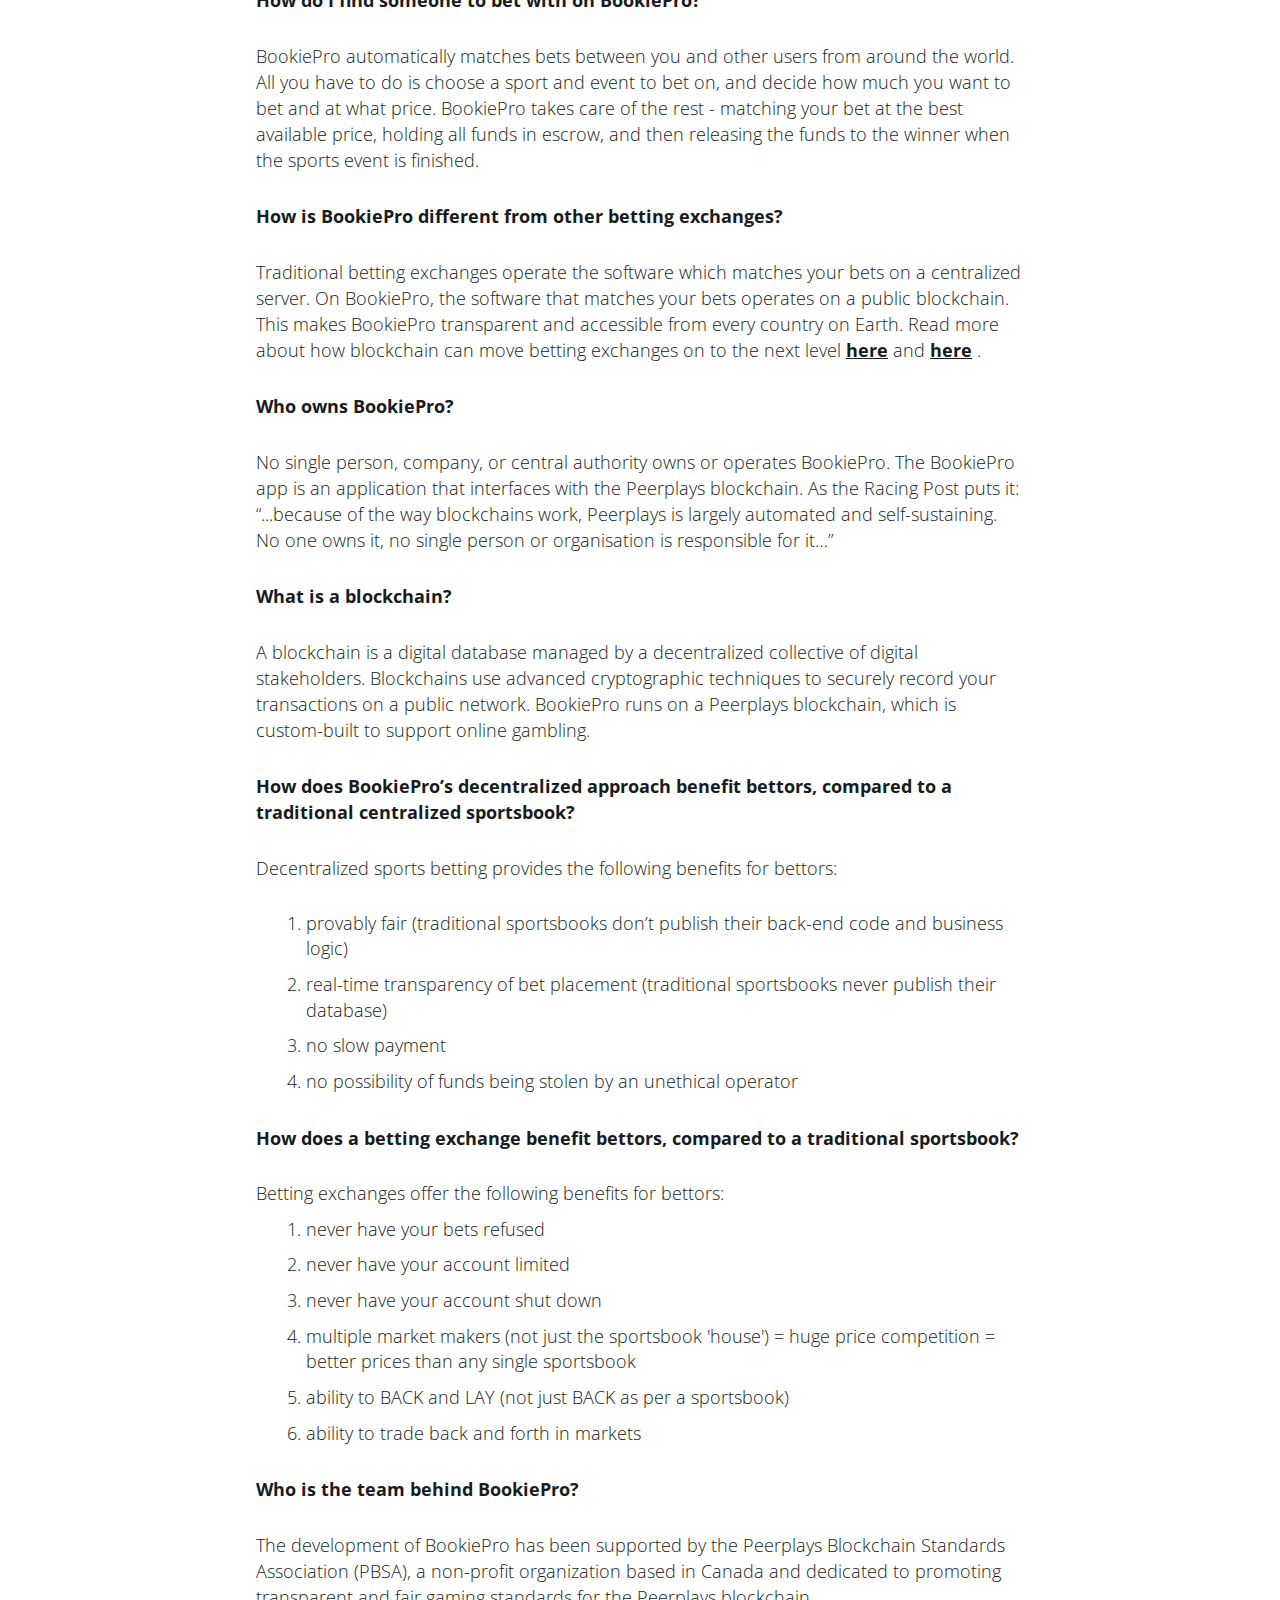
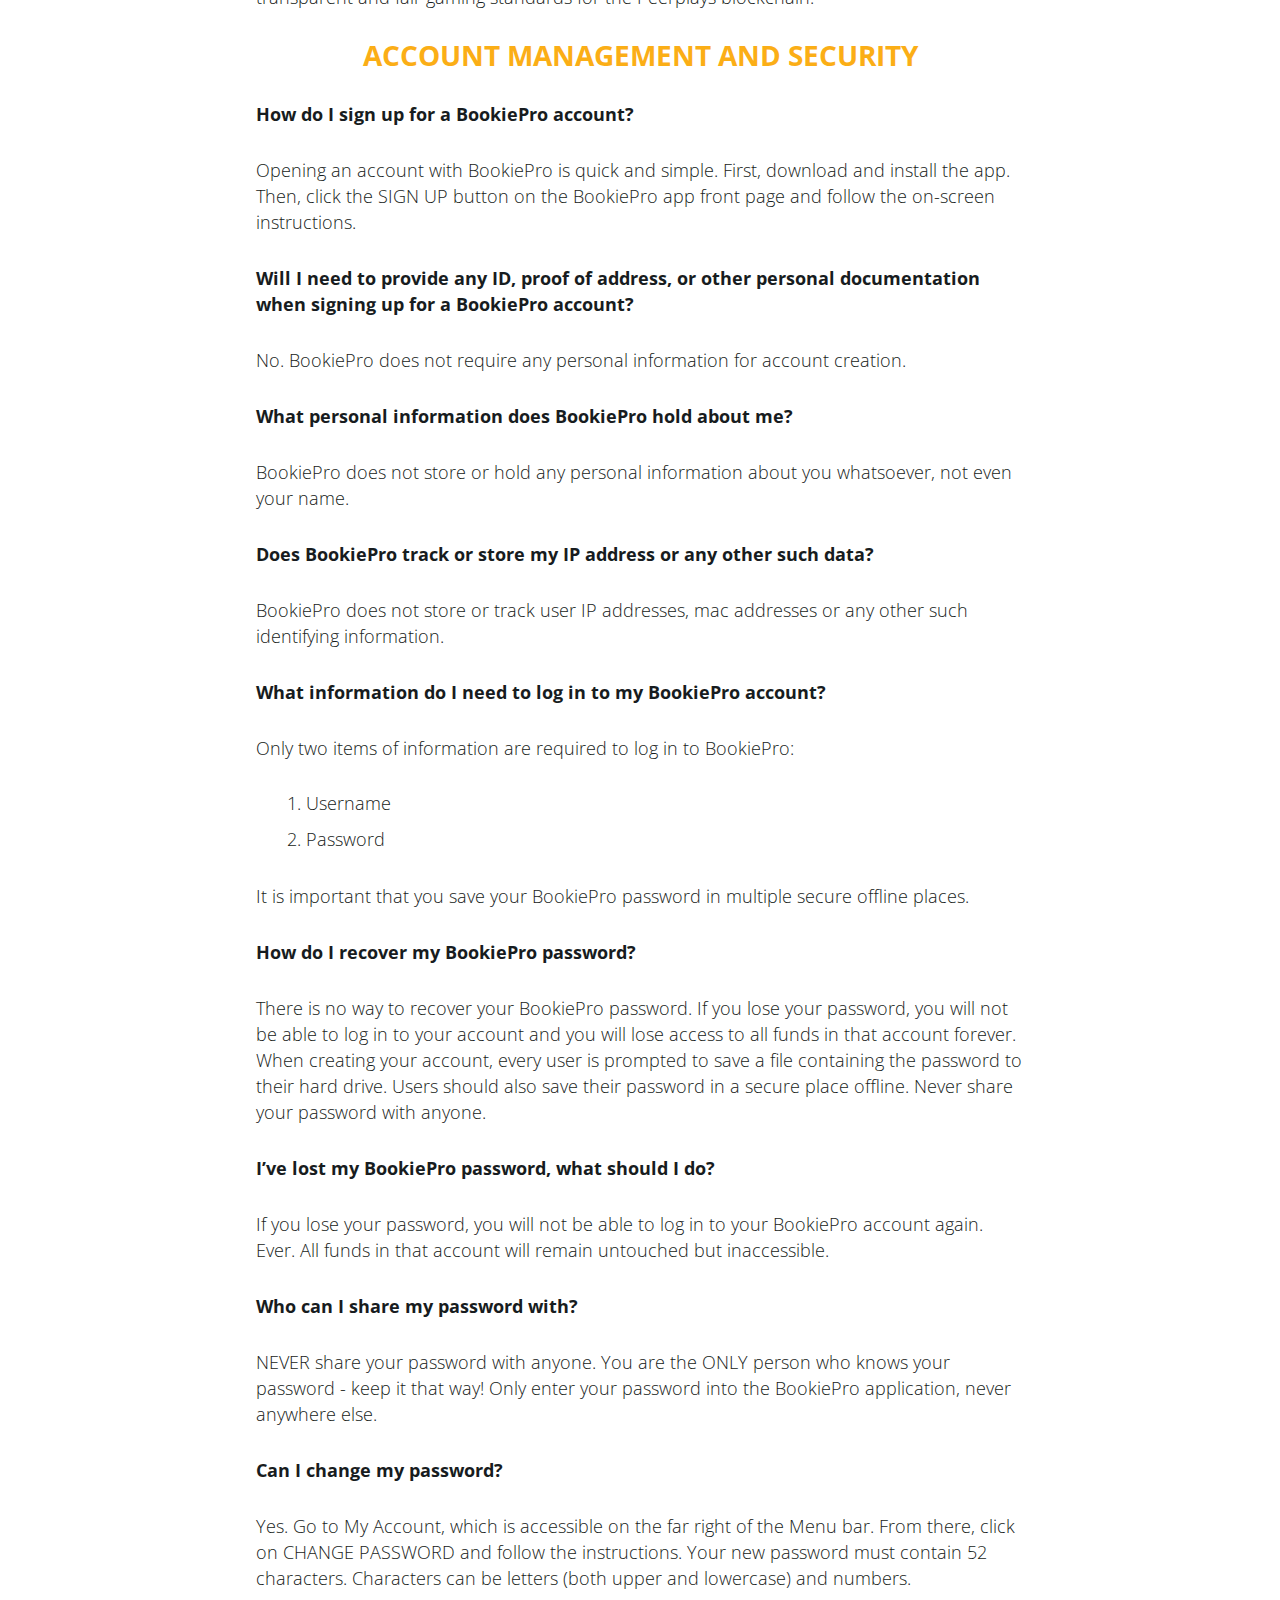
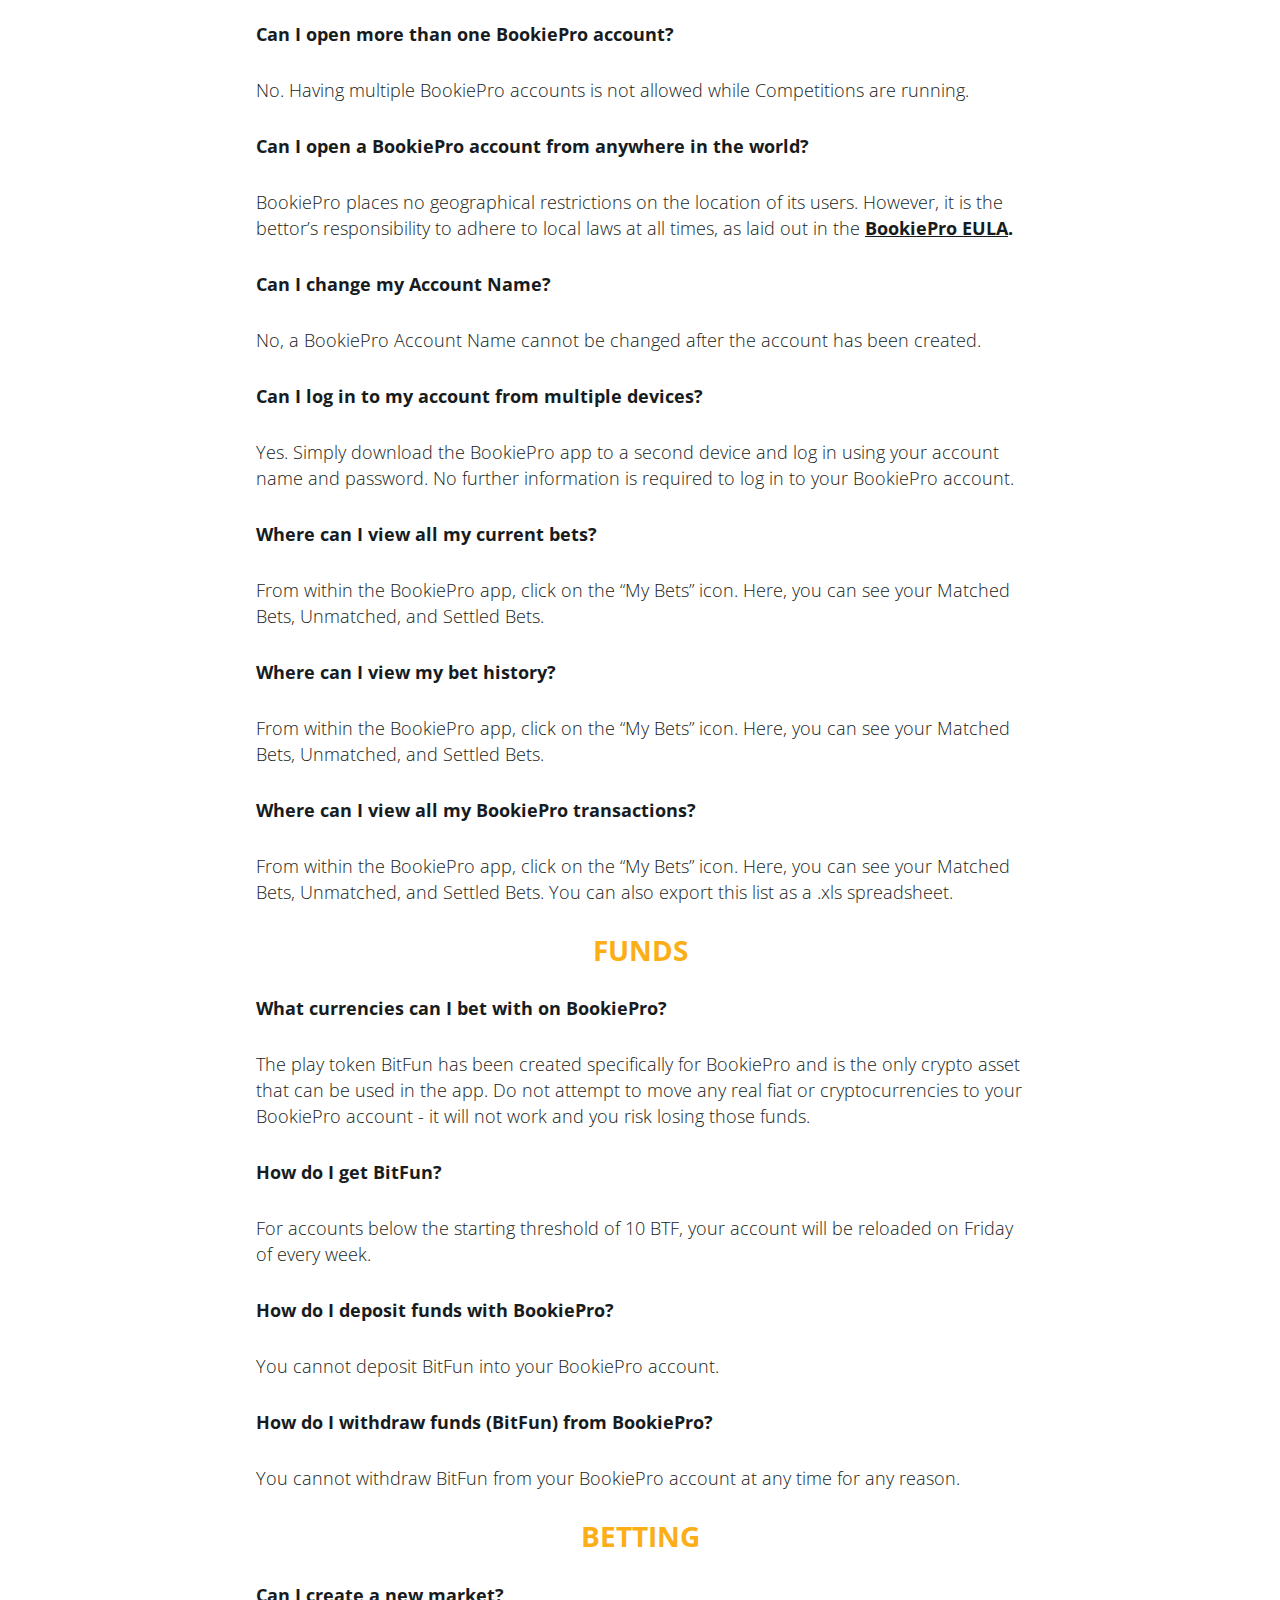
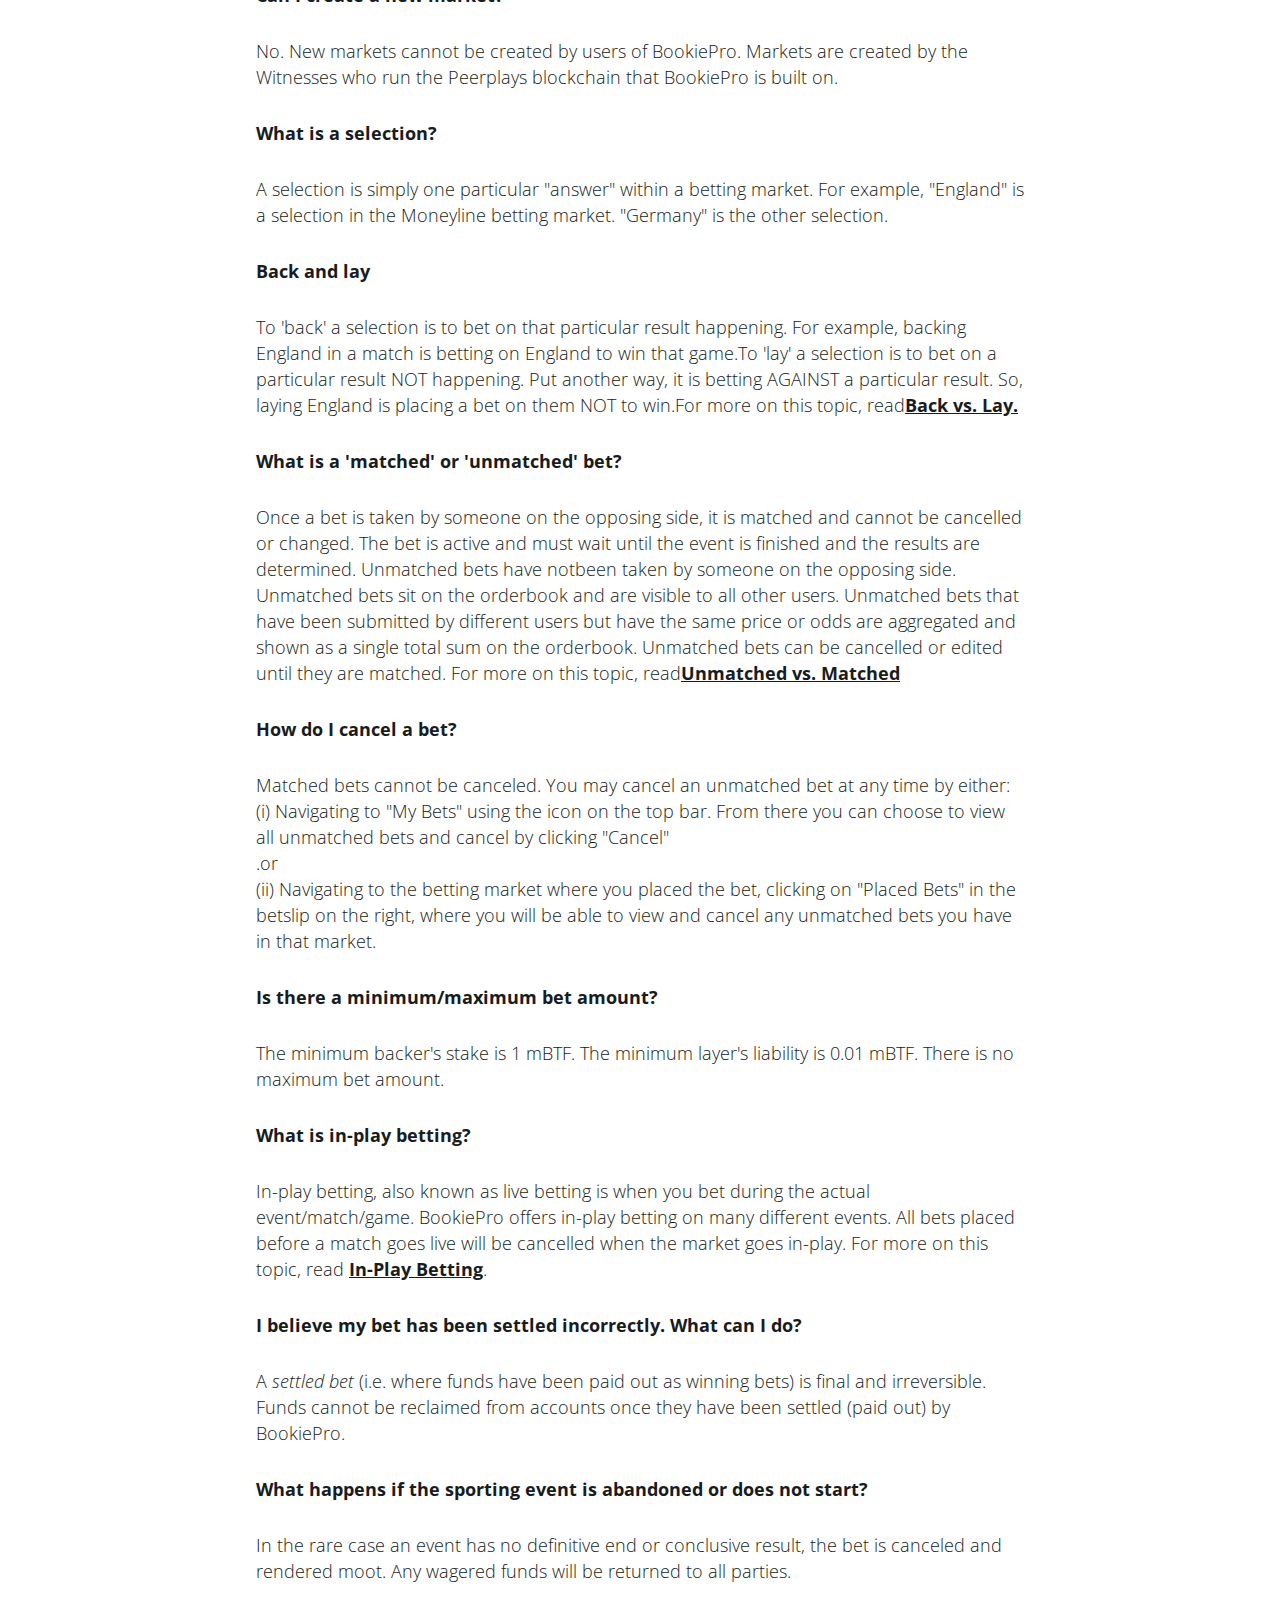
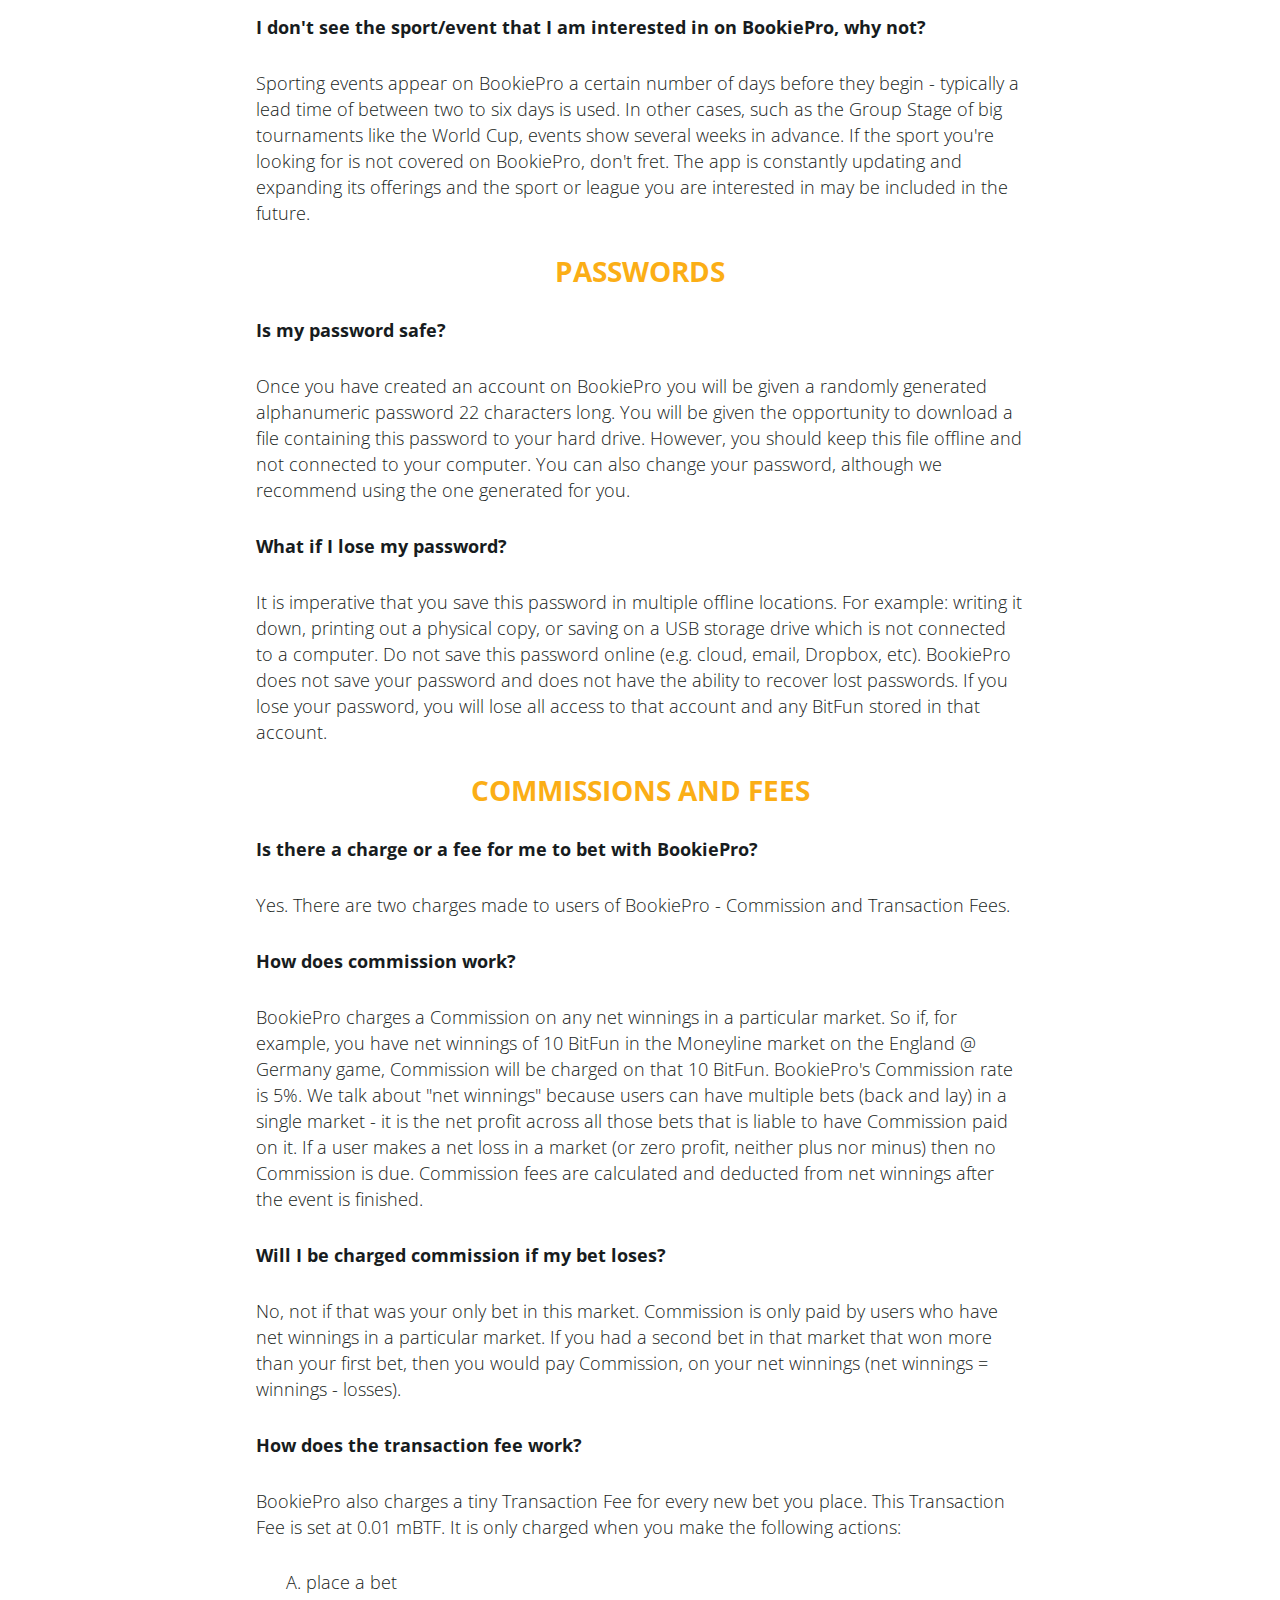
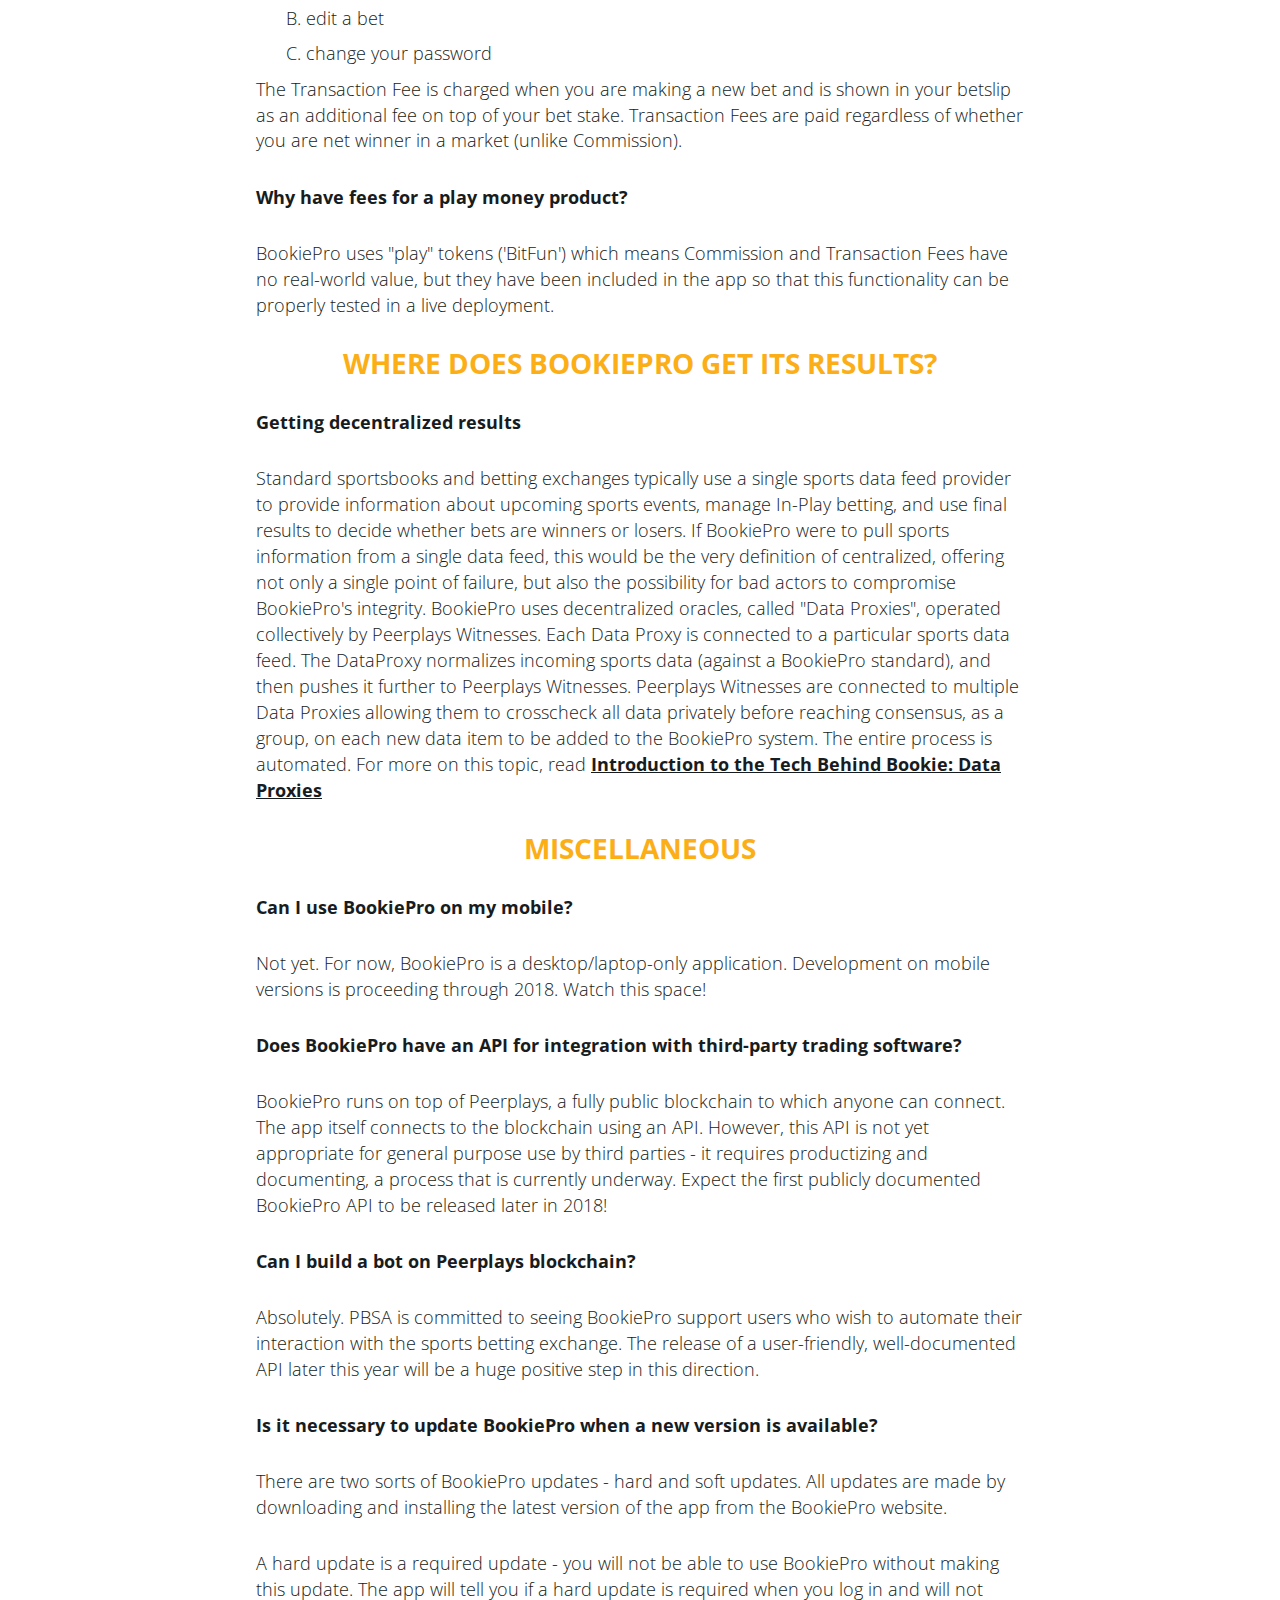
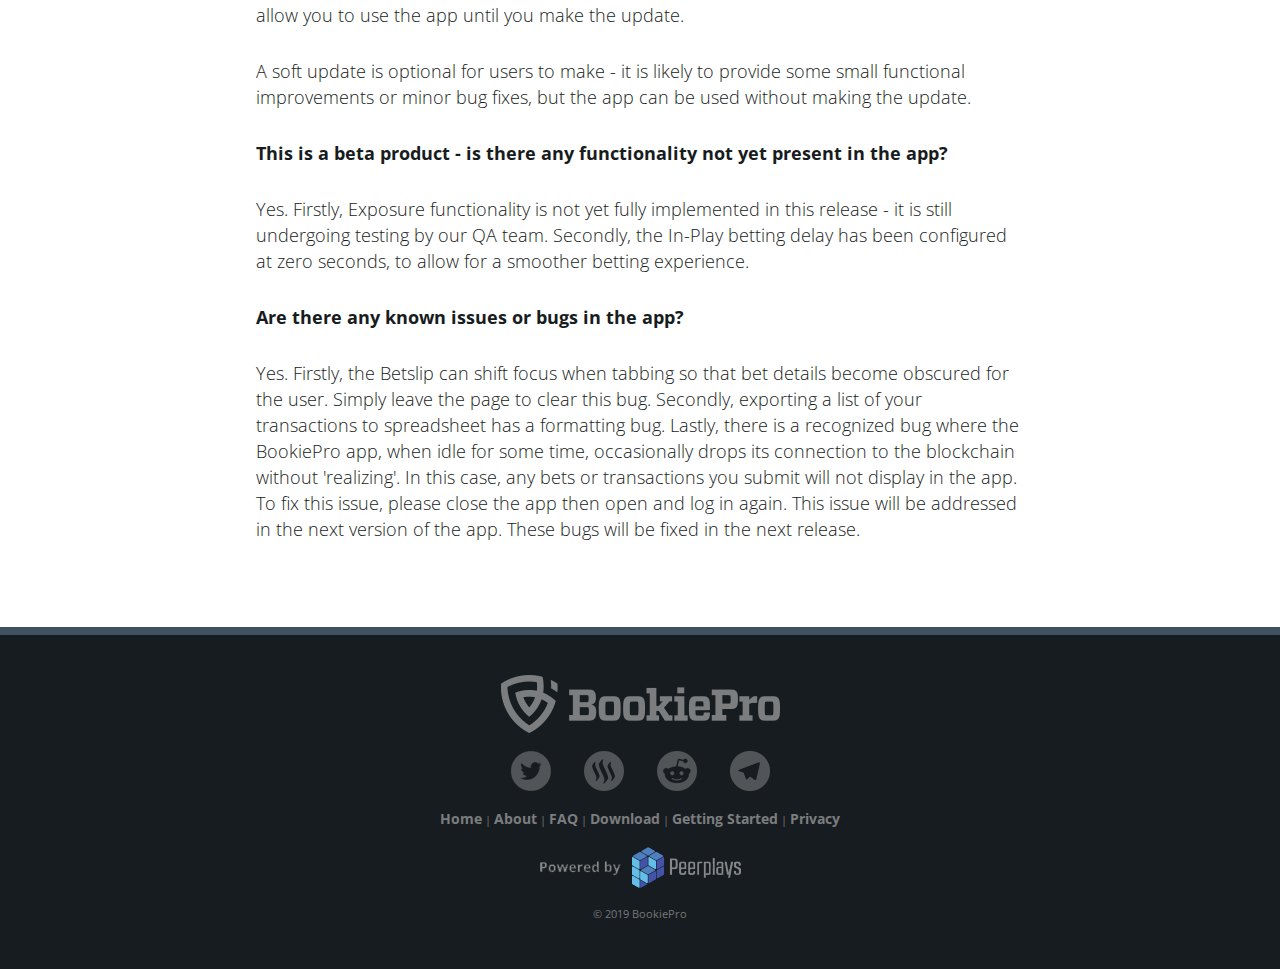
<file: faq.html>
<!DOCTYPE html>
<html lang="en">

<head>
    <meta http-equiv="Content-Type" content="text/html; charset=utf-8">
    <!-- Meta -->
    <meta http-equiv="X-UA-Compatible" content="IE=edge">
    <!-- Responsive -->
    <meta name="viewport" content="width=device-width, initial-scale=1.0, maximum-scale=1.0, user-scalable=no" />
    <title>BookiePro</title>

    <link rel="shortcut icon" href="favicon.ico" type="image/x-icon">
    <link rel="icon" href="favicon.ico" type="image/x-icon">

    <!-- Bootstrap CSS -->
    <link href="css/bootstrap.min.css" rel="stylesheet" />
    <!-- font Awesome CSS -->
    <link href="css/font-awesome.min.css" rel="stylesheet" />
    <link href="css/owl.carousel.min.css" rel="stylesheet" />
    <link href="css/owl.theme.default.min.css" rel="stylesheet" />
    <!-- Main Styles CSS -->
    <link href="css/style.css" rel="stylesheet" />
    <link href="css/responsive.css" rel="stylesheet" />

    <meta property="og:title" content="BookiePro.com" />
    <meta property="og:url" content="https://BookiePro.com/faq" />
    <meta property="og:image" content="https://BookiePro.com/images/bookielaptop.png" />
    <meta property="og:description" content="BookiePro is a decentralized sports betting exchange that uses play tokens called BitFun. Throughout the World Cup, bettors have a chance to win real Bitcoin prizes!" />
</head>

<body>
    <div class="wrapper">
        <header class="header">
            <div class="container-fluid">
                <div class="row">
                    <div class="col-md-12">
                        <div class="navigation">
                            <nav class="navbar navbar-default">
                                <!-- Brand and toggle get grouped for better mobile display -->
                                <div class="navbar-header">
                                    <button type="button" class="navbar-toggle collapsed" data-toggle="collapse"
                                        data-target="#bs-example-navbar-collapse-1" aria-expanded="false">
                                        <span class="sr-only">Toggle navigation</span>
                                        <span class="icon-bar"></span>
                                        <span class="icon-bar"></span>
                                        <span class="icon-bar"></span>
                                    </button>
                                    <a class="navbar-brand" href="/">
                                        <img class="img-responsive" src="images/bookie_pro_logo.png" alt="" />
                                    </a>
                                </div>

                                <!-- Collect the nav links, forms, and other content for toggling -->
                                <div class="collapse navbar-collapse" id="bs-example-navbar-collapse-1">
                                    <ul class="nav navbar-nav">
                                        <li class="nav-item"><a class="nav-link" href="getting_started.html">GETTING
                                                STARTED</a></li>
                                        <li class="nav-item"><a class="nav-link" href="faq.html">FAQ</a></li>
                                        <li class="nav-item"><a class="nav-link" href="community.html">COMMUNITY</a></li>
                                    </ul>

                                </div>
                                <!-- /.navbar-collapse -->
                            </nav>

                        </div>
                    </div>
                </div>
            </div>
        </header>
        <!-- Header Ends-->
        <!--Content Begins-->

        <main class="main-contant bookie_bg">
            <!--Content Section ENDS-->
            <section class="content_section">
                <div class="container-fluid">
                    <div class="row">
                        <div class="col-md-12 bookie_text_content faq-content">
                            <h1 style="text-align: center;">
                                <strong>FAQ</strong>
                            </h1>

                            <p style="text-align: center;">
                                <span style="font-size:16px;">
                                    <a href="#0">Overview</a>
                                </span>
                            </p>

                            <p>
                                <span style="font-size:16px;">
                                    <a href="#1">What is BookiePro?</a>
                                </span>
                                <br />
                                <span style="font-size:16px;">
                                    <a href="#2">What currencies can I bet with on BookiePro?</a>
                                </span>
                                <br />
                                <a href="#3" style="font-size: 16px;">How is BookiePro different from a regular
                                    sportsbook?</a>
                                <br />
                                <a href="#4" style="font-size: 16px;">How does the BookiePro betting exchange work?</a>
                                <br />
                                <a href="#5" style="font-size: 16px;">How do I find someone to bet with on
                                    BookiePro?</a>
                                <br />
                                <a href="#6" style="font-size: 16px;">How is BookiePro different from other betting
                                    exchanges?</a>
                                <br />
                                <a href="#7" style="font-size: 16px;">Who owns BookiePro?</a>
                                <br />
                                <a href="#8" style="font-size: 16px;">What is a blockchain?</a>
                                <br />
                                <a href="#9" style="font-size: 16px;">How does BookiePro&rsquo;s decentralized
                                    approach benefit bettors, compared to a traditional
                                    centralized sportsbook?</a>
                                <br />
                                <a href="#10" style="font-size: 16px;">How does a betting exchange benefit bettors,
                                    compared to a traditional sportsbook?</a>
                                <br />
                                <a href="#11" style="font-size: 16px;">Who is the team behind BookiePro?</a>
                            </p>

                            <p style="text-align: center;">
                                <span style="font-size:16px;">
                                    <a href="#12">Account Management and Security</a>
                                </span>
                            </p>

                            <p>
                                <span style="font-size:16px;">
                                    <a href="#13">How do I sign up for a BookiePro account?</a>
                                </span>
                                <br />
                                <span style="font-size:16px;">
                                    <a href="#14">Will I need to provide any ID, proof of address, or other personal
                                        documentation when
                                        signing up for a BookiePro account?</a>
                                </span>
                                <br />
                                <span style="font-size:16px;">
                                    <a href="#15">What personal information does BookiePro hold about me?</a>
                                </span>
                                <br />
                                <span style="font-size:16px;">
                                    <a href="#16">Does BookiePro track or store my IP address or any other such
                                        data?</a>
                                </span>
                                <br />
                                <span style="font-size:16px;">
                                    <a href="#17">What information do I need to log in to my BookiePro account?</a>
                                </span>
                                <br />
                                <span style="font-size:16px;">
                                    <a href="#18">How do I recover my BookiePro password?</a>
                                </span>
                                <br />
                                <span style="font-size:16px;">
                                    <a href="#19">I&rsquo;ve lost my BookiePro password, what should I do?</a>
                                </span>
                                <br />
                                <span style="font-size:16px;">
                                    <a href="#20">Who can I share my password with?</a>
                                    <a href="#what21">Can I change my password?</a>
                                </span>
                                <br />
                                <span style="font-size:16px;">
                                    <a href="#22">Can I open more than one BookiePro account?</a>
                                </span>
                                <br />
                                <span style="font-size:16px;">
                                    <a href="#23">Can I open a BookiePro account from anywhere in the world?</a>
                                </span>
                                <br />
                                <span style="font-size:16px;">
                                    <a href="#24">Can I change my Account Name?</a>
                                </span>
                                <br />
                                <span style="font-size:16px;">
                                    <a href="#25">Can I log in to my account from multiple devices?</a>
                                </span>
                                <br />
                                <span style="font-size:16px;">
                                    <a href="#26">Where can I view all my current bets?</a>
                                </span>
                                <br />
                                <span style="font-size:16px;">
                                    <a href="#27">Where can I view my bet history?</a>
                                </span>
                                <br />
                                <span style="font-size:16px;">
                                    <a href="#28">Where can I view all my BookiePro transactions?</a>
                                </span>
                            </p>

                            <p style="text-align: center;">
                                <span style="font-size:16px;">
                                    <a href="#29">Funds</a>
                                </span>
                            </p>

                            <p>
                                <span style="font-size:16px;">
                                    <a href="#30">What currencies can I bet with on BookiePro?</a>
                                </span>
                                <br />
                                <span style="font-size:16px;">
                                    <a href="#31">How do I get BitFun?</a>
                                </span>
                                <br />
                                <span style="font-size:16px;">
                                    <a href="#32">How do I deposit funds with BookiePro?</a>
                                </span>
                                <br />
                                <span style="font-size:16px;">
                                    <a href="#33">How do I withdraw funds (BitFun) from BookiePro?</a>
                                </span>
                            </p>

                            <p style="text-align: center;">
                                <span style="font-size:16px;">
                                    <a href="#34">Betting</a>
                                </span>
                            </p>

                            <p>
                                <span style="font-size:16px;">
                                    <a href="#35">Can I create a new market?</a>
                                </span>
                                <br />
                                <span style="font-size:16px;">
                                    <a href="#36">What is a selection?</a>
                                </span>
                                <br />
                                <span style="font-size:16px;">
                                    <a href="#37">Back and lay</a>
                                </span>
                                <br />
                                <span style="font-size:16px;">
                                    <a href="#38">What is a 'matched' or 'unmatched' bet?</a>
                                </span>
                                <br />
                                <span style="font-size:16px;">
                                    <a href="#39">How do I cancel a bet?</a>
                                </span>
                                <br />
                                <span style="font-size:16px;">
                                    <a href="#40">Is there a minimum/maximum bet amount?</a>
                                </span>
                                <br />
                                <span style="font-size:16px;">
                                    <a href="#41">What is in-play betting?</a>
                                </span>
                                <br />
                                <span style="font-size:16px;">
                                    <a href="#42">I believe my bet has been settled incorrectly. What can I do?</a>
                                </span>
                                <br />
                                <span style="font-size:16px;">
                                    <a href="#43">What happens if the sporting event is abandoned or does notstart?</a>
                                </span>
                                <br />
                                <span style="font-size:16px;">
                                    <a href="#44">I don't see the sport/event that I am interested in on BookiePro,
                                        why not?</a>
                                </span>
                            </p>

                            <p style="text-align: center;">
                                <span style="font-size:16px;">
                                    <a href="#45">Passwords</a>
                                </span>
                            </p>

                            <p>
                                <span style="font-size:16px;">
                                    <a href="#46">Is my password safe?</a>
                                </span>
                                <br />
                                <span style="font-size:16px;">
                                    <a href="#47">What if I lose my password?</a>
                                </span>
                            </p>

                            <p style="text-align: center;">
                                <span style="font-size:16px;">
                                    <a href="#48">Commissions and Fees</a>
                                </span>
                            </p>

                            <p>
                                <span style="font-size:16px;">
                                    <a href="#49">Is there a charge or a fee for me to bet with BookiePro?</a>
                                </span>
                                <br />
                                <span style="font-size:16px;">
                                    <a href="#50">How does commission work?</a>
                                </span>
                                <br />
                                <span style="font-size:16px;">
                                    <a href="#51">Will I be charged commission if my bet loses?</a>
                                </span>
                                <br />
                                <span style="font-size:16px;">
                                    <a href="#52">How does the transaction fee work?</a>
                                </span>
                                <br />
                                <span style="font-size:16px;">
                                    <a href="#53">Why have fees for a play money product?</a>
                                </span>
                            </p>

                            <p style="text-align: center;">
                                <span style="font-size:16px;">
                                    <a href="#54">Where Does BookiePro Get Its Results?</a>
                                </span>
                            </p>

                            <p>
                                <span style="font-size:16px;">
                                    <a href="#55">Getting decentralized results</a>
                                </span>
                            </p>

                            <p style="text-align: center;">
                                <span style="font-size:16px;">
                                    <a href="#56">Miscellaneous</a>
                                </span>
                            </p>

                            <p>
                                <span style="font-size:16px;">
                                    <a href="#57">Can I use BookiePro on my mobile?</a>
                                </span>
                                <br />
                                <span style="font-size:16px;">
                                    <a href="#58">Does BookiePro have an API for integration with third-party
                                        trading software?</a>
                                </span>
                                <br />
                                <span style="font-size:16px;">
                                    <a href="#59">Can I build a bot on Peerplays blockchain?</a>
                                </span>
                                <br />
                                <span style="font-size:16px;">
                                    <a href="#60">Is it necessary to update BookiePro when a new version is
                                        available?</a>
                                </span>
                                <br />
                                <span style="font-size:16px;">
                                    <a href="#61">This is a play money product - is there any functionality not yet present
                                        in the app?</a>
                                </span>
                                <br />
                                <span style="font-size:16px;">
                                    <a href="#62">Are there any known issues or bugs in the app?</a>
                                </span>

                            </p>

                            <hr />
                            <p id="0">
                                <h1 dir="ltr">
                                    <b id="docs-internal-guid-8eb886f1-cc16-a93a-9b1b-216e2052f87a">Overview</b>
                            </p>
                            </h1>

                            <p id="1"><b>What is BookiePro?</b></p>

                            <p dir="ltr">BookiePro is a betting exchange where people from all over the world can
                                bet with &ldquo;play&rdquo;
                                tokens on a wide range of sports events.</p>

                            <p id="2">
                                <b id="docs-internal-guid-8eb886f1-cc16-a93a-9b1b-216e2052f87a">What currencies can I
                                    bet with on BookiePro?</b>
                            </p>

                            <p dir="ltr">BookiePro uses only the &ldquo;play&rdquo; token BitFun (BTF). BitFun
                                holds no actual value
                                and should not be considered a currency of any kind.</p>

                            <p id="3">
                                <b id="docs-internal-guid-8eb886f1-cc16-a93a-9b1b-216e2052f87a">How is BookiePro
                                    different from a regular sportsbook?</b>
                            </p>

                            <p dir="ltr">When you bet with a sportsbook, your wager is matched by the
                                &ldquo;house&rdquo; (the sportsbook
                                operator). If you win this bet, this sportsbook operator pays you directly.
                                BookiePro
                                is a betting exchange - so there is no house. Instead, the platform matches your bet
                                with
                                those of other users who want to take the opposite side of your bet.</p>

                            <p id="4">
                                <b id="docs-internal-guid-8eb886f1-cc16-a93a-9b1b-216e2052f87a">How does the
                                    BookiePro betting exchange work?</b>
                            </p>

                            <p dir="ltr">A betting exchange is similar to a stock exchange. A stock exchange matches
                                orders between anyone
                                who wants to buy and sell a particular stock. A betting exchange matches the orders
                                between
                                anyone who wants to back (bet &lsquo;for&rsquo;) or lay (bet &lsquo;against&rsquo;) a
                                particular
                                result in a sports event.</p>

                            <p id="5">
                                <b id="docs-internal-guid-8eb886f1-cc16-a93a-9b1b-216e2052f87a">How do I find someone
                                    to bet with on BookiePro?</b>
                            </p>

                            <p dir="ltr">BookiePro automatically matches bets between you and other users from
                                around the world. All
                                you have to do is choose a sport and event to bet on, and decide how much you want to
                                bet
                                and at what price. BookiePro takes care of the rest - matching your bet at the best
                                available
                                price, holding all funds in escrow, and then releasing the funds to the winner when the
                                sports
                                event is finished.</p>

                            <p id="6">
                                <b id="docs-internal-guid-8eb886f1-cc16-a93a-9b1b-216e2052f87a">How is BookiePro
                                    different from other betting exchanges?</b>
                            </p>

                            <p dir="ltr">Traditional betting exchanges operate the software which matches your bets on
                                a centralized server.
                                On BookiePro, the software that matches your bets operates on a public blockchain.
                                This
                                makes BookiePro transparent and accessible from every country on Earth. Read more
                                about
                                how blockchain can move betting exchanges on to the next level
                                <b id="docs-internal-guid-8eb886f1-cc16-a93a-9b1b-216e2052f87a">
                                    <a href="https://www.peerplays.com/reinventing-betting-exchange-egr/">here</a>
                                </b> and
                                <b id="docs-internal-guid-8eb886f1-cc16-a93a-9b1b-216e2052f87a">
                                    <a href="https://www.peerplays.com/return-exchange-igb/">here</a>
                                </b>.</p>

                            <p id="7">
                                <b id="docs-internal-guid-8eb886f1-cc16-a93a-9b1b-216e2052f87a">Who owns BookiePro?</b>
                            </p>

                            <p dir="ltr">No single person, company, or central authority owns or operates
                                BookiePro. The BookiePro
                                app is an application that interfaces with the Peerplays blockchain. As the Racing Post
                                puts
                                it: &ldquo;...because of the way blockchains work, Peerplays is largely automated and
                                self-sustaining.
                                No one owns it, no single person or organisation is responsible for it&hellip;&rdquo;</p>

                            <p id="8">
                                <b id="docs-internal-guid-8eb886f1-cc16-a93a-9b1b-216e2052f87a">What is a blockchain?</b>
                            </p>

                            <p dir="ltr">A blockchain is a digital database managed by a decentralized collective of
                                digital stakeholders.
                                Blockchains use advanced cryptographic techniques to securely record your transactions
                                on
                                a public network. BookiePro runs on a Peerplays blockchain, which is custom-built
                                to
                                support online gambling.</p>

                            <p id="9">
                                <b id="docs-internal-guid-8eb886f1-cc16-a93a-9b1b-216e2052f87a">How does
                                    BookiePro&rsquo;s decentralized approach benefit bettors, compared to a
                                    traditional
                                    centralized sportsbook?</b>
                            </p>

                            <p>Decentralized sports betting provides the following benefits for bettors:</p>

                            <ol>
                                <li>provably fair (traditional sportsbooks don&rsquo;t publish their back-end code and
                                    business
                                    logic)
                                </li>
                                <li>real-time transparency of bet placement (traditional sportsbooks never publish
                                    their database)</li>
                                <li>no slow payment</li>
                                <li>no possibility of funds being stolen by an unethical operator</li>
                            </ol>

                            <p id="10">
                                <b id="docs-internal-guid-8eb886f1-cc16-a93a-9b1b-216e2052f87a">How does a betting
                                    exchange benefit bettors, compared to a traditional sportsbook?</b>
                            </p>
                            Betting exchanges offer the following benefits for bettors:

                            <ol>
                                <li>never have your bets refused</li>
                                <li>never have your account limited</li>
                                <li>never have your account shut down</li>
                                <li>multiple market makers (not just the sportsbook &#39;house&#39;) = huge price
                                    competition
                                    = better prices than any single sportsbook</li>
                                <li>ability to BACK and LAY (not just BACK as per a sportsbook)</li>
                                <li>ability to trade back and forth in markets</li>
                            </ol>

                            <p id="11">
                                <b id="docs-internal-guid-8eb886f1-cc16-a93a-9b1b-216e2052f87a">Who is the team behind
                                    BookiePro?</b>
                            </p>

                            <p dir="ltr">The development of BookiePro has been supported by the Peerplays
                                Blockchain Standards Association
                                (PBSA), a non-profit organization based in Canada and dedicated to promoting
                                transparent
                                and fair gaming standards for the Peerplays blockchain.</p>

                            <h1 dir="ltr"></h1>

                            <h1 id="12">
                                <b id="docs-internal-guid-8eb886f1-cc16-a93a-9b1b-216e2052f87a">Account Management and
                                    Security</b>
                            </h1>

                            <h1 dir="ltr"></h1>

                            <p id="13">
                                <b id="docs-internal-guid-8eb886f1-cc16-a93a-9b1b-216e2052f87a">How do I sign up for a
                                    BookiePro account?</b>
                            </p>

                            <p dir="ltr">Opening an account with BookiePro is quick and simple. First, download and
                                install the app.
                                Then, click the SIGN UP button on the BookiePro app front page and follow the
                                on-screen
                                instructions.
                            </p>

                            <p id="14">
                                <b id="docs-internal-guid-8eb886f1-cc16-a93a-9b1b-216e2052f87a">Will I need to provide
                                    any ID, proof of address, or other personal documentation when signing
                                    up for a BookiePro account?</b>
                            </p>

                            <p dir="ltr">No. BookiePro does not require any personal information for account
                                creation.</p>

                            <p id="15">
                                <b id="docs-internal-guid-8eb886f1-cc16-a93a-9b1b-216e2052f87a">What personal
                                    information does BookiePro hold about me?</b>
                            </p>

                            <p dir="ltr">BookiePro does not store or hold any personal information about you
                                whatsoever, not even
                                your name.</p>

                            <p id="16">
                                <b id="docs-internal-guid-8eb886f1-cc16-a93a-9b1b-216e2052f87a">Does BookiePro
                                    track or store my IP address or any other such data?</b>
                            </p>

                            <p dir="ltr">BookiePro does not store or track user IP addresses, mac addresses or any
                                other such identifying
                                information.
                            </p>

                            <p id="17">
                                <b id="docs-internal-guid-8eb886f1-cc16-a93a-9b1b-216e2052f87a">What information do I
                                    need to log in to my BookiePro account?</b>
                            </p>

                            <p dir="ltr">Only two items of information are required to log in to BookiePro:</p>

                            <ol dir="ltr">
                                <li>Username</li>
                                <li>Password</li>
                            </ol>

                            <p dir="ltr">It is important that you save your BookiePro password in multiple secure
                                offline places.</p>

                            <p id="18">
                                <b id="docs-internal-guid-8eb886f1-cc16-a93a-9b1b-216e2052f87a">How do I recover my
                                    BookiePro password?</b>
                            </p>

                            <p dir="ltr">There is no way to recover your BookiePro password. If you lose your
                                password, you will not
                                be able to log in to your account and you will lose access to all funds in that account
                                forever.
                                When creating your account, every user is prompted to save a file containing the
                                password
                                to their hard drive. Users should also save their password in a secure place offline.
                                Never
                                share your password with anyone.</p>

                            <p id="19">
                                <b id="docs-internal-guid-8eb886f1-cc16-a93a-9b1b-216e2052f87a">I&rsquo;ve lost my
                                    BookiePro password, what should I do?</b>
                            </p>

                            <p dir="ltr">If you lose your password, you will not be able to log in to your
                                BookiePro account again.
                                Ever. All funds in that account will remain untouched but inaccessible.</p>

                            <p id="20">
                                <b id="docs-internal-guid-8eb886f1-cc16-a93a-9b1b-216e2052f87a">Who can I share my
                                    password with?</b>
                            </p>

                            <p dir="ltr">NEVER share your password with anyone. You are the ONLY person who knows your
                                password - keep
                                it that way! Only enter your password into the BookiePro application, never
                                anywhere
                                else.
                            </p>

                            <p id="21">
                                <b id="docs-internal-guid-8eb886f1-cc16-a93a-9b1b-216e2052f87a">Can I change my
                                    password?</b>
                            </p>

                            <p dir="ltr">Yes. Go to My Account, which is accessible on the far right of the Menu bar.
                                From there, click
                                on CHANGE PASSWORD and follow the instructions. Your new password must contain 52
                                characters.
                                Characters can be letters (both upper and lowercase) and numbers.</p>

                            <p id="22">
                                <b id="docs-internal-guid-8eb886f1-cc16-a93a-9b1b-216e2052f87a">Can I open more than
                                    one BookiePro account?</b>
                            </p>

                            <p dir="ltr">No. Having multiple BookiePro accounts is not allowed while Competitions
                                are running.</p>

                            <p id="23">
                                <b id="docs-internal-guid-8eb886f1-cc16-a93a-9b1b-216e2052f87a">Can I open a
                                    BookiePro account from anywhere in the world?</b>
                            </p>

                            <p dir="ltr">BookiePro places no geographical restrictions on the location of its
                                users. However, it is
                                the bettor&rsquo;s responsibility to adhere to local laws at all times, as laid out in
                                the
                                <b id="docs-internal-guid-8eb886f1-cc16-a93a-9b1b-216e2052f87a">
                                    <a href="/eula.html">BookiePro EULA</a>.</b>
                            </p>

                            <p id="24">
                                <b id="docs-internal-guid-8eb886f1-cc16-a93a-9b1b-216e2052f87a">Can I change my Account
                                    Name?</b>
                            </p>

                            <p dir="ltr">No, a BookiePro Account Name cannot be changed after the account has been
                                created.</p>

                            <p id="25">
                                <b id="docs-internal-guid-8eb886f1-cc16-a93a-9b1b-216e2052f87a">Can I log in to my
                                    account from multiple devices?</b>
                            </p>

                            <p dir="ltr">Yes. Simply download the BookiePro app to a second device and log in using
                                your account name
                                and password. No further information is required to log in to your BookiePro
                                account.</p>

                            <p id="26">
                                <b id="docs-internal-guid-8eb886f1-cc16-a93a-9b1b-216e2052f87a">Where can I view all my
                                    current bets?</b>
                            </p>

                            <p dir="ltr">From within the BookiePro app, click on the &ldquo;My Bets&rdquo; icon.
                                Here, you can see
                                your Matched Bets, Unmatched, and Settled Bets.</p>

                            <p id="27">
                                <b id="docs-internal-guid-8eb886f1-cc16-a93a-9b1b-216e2052f87a">Where can I view my bet
                                    history?</b>
                            </p>

                            <p dir="ltr">From within the BookiePro app, click on the &ldquo;My Bets&rdquo; icon.
                                Here, you can see
                                your Matched Bets, Unmatched, and Settled Bets.</p>

                            <p id="28">
                                <b id="docs-internal-guid-8eb886f1-cc16-a93a-9b1b-216e2052f87a">Where can I view all my
                                    BookiePro transactions?</b>
                            </p>

                            <p dir="ltr">From within the BookiePro app, click on the &ldquo;My Bets&rdquo; icon.
                                Here, you can see
                                your Matched Bets, Unmatched, and Settled Bets. You can also export this list as a .xls
                                spreadsheet.</p>

                            <h1 dir="ltr"></h1>

                            <h1 id="29">
                                <b id="docs-internal-guid-8eb886f1-cc16-a93a-9b1b-216e2052f87a">Funds</b>
                            </h1>

                            <p id="30">
                                <b id="docs-internal-guid-8eb886f1-cc16-a93a-9b1b-216e2052f87a">What currencies can I
                                    bet with on BookiePro?</b>
                            </p>

                            <p dir="ltr">The play token BitFun has been created specifically for BookiePro and is
                                the only crypto
                                asset that can be used in the app. Do not attempt to move any real fiat or
                                cryptocurrencies
                                to your BookiePro account - it will not work and you risk losing those funds.</p>

                            <p id="31">
                                <b id="docs-internal-guid-8eb886f1-cc16-a93a-9b1b-216e2052f87a">How do I get BitFun?</b>
                            </p>

                            <p dir="ltr">For accounts below the starting threshold of 10 BTF, your account will be
                                reloaded on Friday of every week.</p>

                            <p id="32">
                                <b id="docs-internal-guid-8eb886f1-cc16-a93a-9b1b-216e2052f87a">How do I deposit funds
                                    with BookiePro?</b>
                            </p>

                            <p dir="ltr">You cannot deposit BitFun into your BookiePro account.</p>

                            <p id="33">
                                <b id="docs-internal-guid-8eb886f1-cc16-a93a-9b1b-216e2052f87a">How do I withdraw funds
                                    (BitFun) from BookiePro?</b>
                            </p>

                            <p dir="ltr">You cannot withdraw BitFun from your BookiePro account at any time for any
                                reason.</p>

                            <h1 dir="ltr"></h1>

                            <h1 id="34">
                                <b>Betting</b>
                            </h1>

                            <p id="35">
                                <b id="docs-internal-guid-8eb886f1-cc16-a93a-9b1b-216e2052f87a">Can I create a new
                                    market?</b>
                            </p>

                            <p dir="ltr">No. New markets cannot be created by users of BookiePro. Markets are
                                created by the Witnesses who run the Peerplays blockchain that BookiePro is built
                                on.</p>

                            <p id="36">
                                <b id="docs-internal-guid-8eb886f1-cc16-a93a-9b1b-216e2052f87a">What is a selection?</b>
                            </p>

                            <p dir="ltr">A selection is simply one particular "answer" within a betting market. For
                                example, "England"
                                is a selection in the Moneyline betting market. "Germany" is the ​other​ selection.</p>

                            <p id="37">
                                <b id="docs-internal-guid-8eb886f1-cc16-a93a-9b1b-216e2052f87a">Back and lay</b>
                            </p>

                            <p dir="ltr">To 'back' a selection is to bet on that particular result happening. For
                                example, backing England in
                                a match is betting on England to win that game.To 'lay' a selection is to bet on a
                                particular
                                result NOT happening. Put another way, it is betting AGAINST a particular result. So,
                                laying
                                England is placing a bet on them NOT to win.For more on this topic, read
                                <a href="https://steemit.com/peerplays/@bookieapp/betting-with-bookie-back-vs-lay"
                                    target="_blank">​Back vs. Lay​.</a>
                            </p>

                            <p id="38">
                                <b id="docs-internal-guid-8eb886f1-cc16-a93a-9b1b-216e2052f87a">What is a 'matched' or
                                    'unmatched' bet?</b>
                            </p>
                            <p dir="ltr">
                                Once a bet is taken by someone on the opposing side, it is matched and cannot be
                                cancelled or changed. The bet is active and
                                must wait until the event is finished and the results are determined. Unmatched bets
                                have ​not​
                                been taken by someone on the opposing side. Unmatched bets sit on the orderbook and are
                                visible
                                to all other users. Unmatched bets that have been submitted by different users but have
                                the
                                same price or odds are aggregated and shown as a single total sum on the orderbook.
                                Unmatched
                                bets can be cancelled or edited until they are matched. For more on this topic, read
                                <a href="https://steemit.com/bookieapp/@bookieapp/betting-with-bookie-unmatched-vs-matched"
                                    target="_blank">​Unmatched vs. Matched​</a>
                            </p>

                            <p id="39">
                                <b id="docs-internal-guid-8eb886f1-cc16-a93a-9b1b-216e2052f87a">How do I cancel a bet?</b>
                            </p>
                            <p dir="ltr">
                                Matched bets cannot be canceled. You may cancel an unmatched bet at any time by either:
                                (i) Navigating to "My Bets" using
                                the icon on the top bar. From there you can choose to view all unmatched bets and
                                cancel by
                                clicking "Cancel"
                                <br /> .or
                                <br /> (ii) Navigating to the betting market where you placed the bet, clicking on
                                "Placed Bets"
                                in the betslip on the right, where you will be able to view and cancel any unmatched
                                bets
                                you have in that market.
                            </p>

                            <p id="40">
                                <b id="docs-internal-guid-8eb886f1-cc16-a93a-9b1b-216e2052f87a">Is there a
                                    minimum/maximum bet amount?</b>
                            </p>
                            <p dir="ltr">
                                The minimum backer's stake is 1 mBTF. The minimum layer's liability is 0.01 mBTF. There
                                is no maximum bet amount.
                            </p>

                            <p id="41">
                                <b id="docs-internal-guid-8eb886f1-cc16-a93a-9b1b-216e2052f87a">What is in-play
                                    betting?</b>
                            </p>
                            <p dir="ltr">
                                In-play betting, also known as live betting is when you bet ​during​ the actual
                                event/match/game. BookiePro offers in-play
                                betting on many different events. All bets placed before a match goes live will be
                                cancelled
                                when the market goes in-play. For more on this topic, read
                                <a href="https://steemit.com/peerplays/@bookieapp/betting-with-bookie-in-play-betting"
                                    target="_blank">In-Play Betting​</a>.
                            </p>

                            <p id="42">
                                <b id="docs-internal-guid-8eb886f1-cc16-a93a-9b1b-216e2052f87a">I believe my bet has
                                    been settled incorrectly. What can I do?</b>
                            </p>
                            <p dir="ltr">
                                A <i>settled​​ bet</i> ​(i.e. where funds have been paid out as winning bets) is final
                                and irreversible. Funds
                                cannot be reclaimed from accounts once they have been settled (paid out) by
                                BookiePro.
                            </p>

                            <p id="43">
                                <b id="docs-internal-guid-8eb886f1-cc16-a93a-9b1b-216e2052f87a">What happens if the
                                    sporting event is abandoned or does not start?</b>
                            </p>
                            <p dir="ltr">
                                In the rare case an event has no definitive end or conclusive result, the bet is
                                canceled and rendered moot. Any wagered funds
                                will be returned to all parties.
                            </p>

                            <p id="44">
                                <b id="docs-internal-guid-8eb886f1-cc16-a93a-9b1b-216e2052f87a">I don't see the
                                    sport/event that I am interested in on BookiePro, why not?</b>
                            </p>
                            <p dir="ltr">
                                Sporting events appear on BookiePro a certain number of days before they begin -
                                typically a lead time of between two
                                to six days is used. In other cases, such as the Group Stage of big tournaments like
                                the
                                World Cup, events show several weeks in advance. If the sport you're looking for is not
                                covered
                                on BookiePro, don't fret. The app is constantly updating and expanding its
                                offerings and
                                the sport or league you are interested in may be included in the future.
                            </p>

                            <h1 id="45">
                                <b>Passwords</b>
                            </h1>

                            <p id="46">
                                <b id="docs-internal-guid-8eb886f1-cc16-a93a-9b1b-216e2052f87a">Is my password safe?</b>
                            </p>
                            <p dir="ltr">
                                Once you have created an account on BookiePro you will be given a randomly generated
                                alphanumeric password 22 characters long.
                                You will be given the opportunity to download a file containing this password to your
                                hard
                                drive. However, you should keep this file offline and not connected to your computer.
                                You
                                can also change your password, although we recommend using the one generated for you.
                            </p>

                            <p id="47">
                                <b id="docs-internal-guid-8eb886f1-cc16-a93a-9b1b-216e2052f87a">What if I lose my
                                    password?</b>
                            </p>
                            <p dir="ltr">
                                It is imperative that you save this password in multiple offline locations. For
                                example: writing it down, printing out a physical
                                copy, or saving on a USB storage drive which is not connected to a computer. Do not
                                save this
                                password online (e.g. cloud, email, Dropbox, etc). BookiePro does not save your
                                password and
                                does not have the ability to recover lost passwords. If you lose your password, you
                                will lose
                                all access to that account and any BitFun stored in that account.
                            </p>

                            <h1 id="48">
                                <b>Commissions and Fees</b>
                            </h1>

                            <p id="49">
                                <b id="docs-internal-guid-8eb886f1-cc16-a93a-9b1b-216e2052f87a">Is there a charge or a
                                    fee for me to bet with BookiePro?</b>
                            </p>
                            <p dir="ltr">
                                Yes. There are two charges made to users of BookiePro - Commission and Transaction
                                Fees.
                            </p>

                            <p id="50">
                                <b id="docs-internal-guid-8eb886f1-cc16-a93a-9b1b-216e2052f87a">How does commission
                                    work?</b>
                            </p>
                            <p dir="ltr">
                                BookiePro charges a Commission on any net winnings in a particular market. So if,
                                for example, you have net winnings of
                                10 BitFun in the Moneyline market on the England @ Germany game, Commission will be
                                charged on
                                that 10 BitFun. BookiePro's Commission rate is 5%. We talk about "net winnings"
                                because
                                users can have multiple bets (back and lay) in a single market - it is the net profit
                                across
                                all those bets that is liable to have Commission paid on it. If a user makes a net loss
                                in
                                a market (or zero profit, neither plus nor minus) then no Commission is due. Commission
                                fees
                                are calculated and deducted from net winnings after the event is finished.
                            </p>

                            <p id="51">
                                <b id="docs-internal-guid-8eb886f1-cc16-a93a-9b1b-216e2052f87a">Will I be charged
                                    commission if my bet loses?</b>
                            </p>
                            <p dir="ltr">
                                No, not if that was your only bet in this market. Commission is only paid by users who
                                have net winnings in a particular market.
                                If you had a second bet in that market that won more than your first bet, then you
                                would pay
                                Commission, on your net winnings (net winnings = winnings - losses).
                            </p>

                            <p id="52">
                                <b id="docs-internal-guid-8eb886f1-cc16-a93a-9b1b-216e2052f87a">How does the
                                    transaction fee work?</b>
                            </p>
                            <p dir="ltr">
                                BookiePro also charges a tiny Transaction Fee for every new bet you place. This
                                Transaction Fee is set at 0.01 mBTF. It
                                is only charged when you make the following actions:
                                <ol>
                                    <li class="alpha">place a bet</li>
                                    <li class="alpha">edit a bet</li>
                                    <li class="alpha">change your password</li>
                                </ol>
                                The Transaction Fee is charged when you are making a new bet and is shown in your
                                betslip as an additional fee on top of your
                                bet stake. Transaction Fees are paid regardless of whether you are net winner in a
                                market
                                (unlike Commission).
                            </p>

                            <p id="53">
                                <b id="docs-internal-guid-8eb886f1-cc16-a93a-9b1b-216e2052f87a">Why have fees for a
                                    play money product?</b>
                            </p>
                            <p dir="ltr">
                                BookiePro uses "play" tokens ('BitFun') which means Commission and Transaction Fees
                                have no real-world value, but they
                                have been included in the app so that this functionality can be properly tested in a
                                live
                                deployment.
                            </p>

                            <h1 id="54">
                                <b>Where Does BookiePro Get Its Results?</b>
                            </h1>

                            <p id="55">
                                <b id="docs-internal-guid-8eb886f1-cc16-a93a-9b1b-216e2052f87a">Getting decentralized
                                    results</b>
                            </p>
                            <p dir="ltr">
                                Standard sportsbooks and betting exchanges typically use a single sports data feed
                                provider to provide information about upcoming
                                sports events, manage In-Play betting, and use final results to decide whether bets are
                                winners
                                or losers. If BookiePro were to pull sports information from a single data feed, this
                                would
                                be the very definition of centralized, offering not only a single point of failure, but
                                also
                                the possibility for bad actors to compromise BookiePro's integrity. BookiePro uses
                                decentralized
                                oracles, called "​Data Proxies​", operated collectively by Peerplays Witnesses​. Each
                                Data
                                Proxy is connected to a particular sports data feed. The DataProxy normalizes incoming
                                sports
                                data (against a BookiePro standard), and then pushes it further to Peerplays Witnesses.
                                Peerplays
                                Witnesses are connected to multiple Data Proxies allowing them to crosscheck all data
                                privately
                                before reaching consensus, as a group, on each new data item to be added to the
                                BookiePro
                                system. The entire process is automated. For more on this topic, read ​<a href="https://steemit.com/betting/@bookieapp/introduction-to-the-tech-behind-bookie-data-proxies"
                                    target="_blank">Introduction to the
                                    Tech Behind Bookie: Data Proxies​</a>
                            </p>

                            <h1 id="56">
                                <b id="docs-internal-guid-8eb886f1-cc16-a93a-9b1b-216e2052f87a">Miscellaneous</b>
                            </h1>

                            <p id="57">
                                <b id="docs-internal-guid-8eb886f1-cc16-a93a-9b1b-216e2052f87a">Can I use BookiePro
                                    on my mobile?</b>
                            </p>

                            <p dir="ltr">Not yet. For now, BookiePro is a desktop/laptop-only application.
                                Development on mobile versions
                                is proceeding through 2018. Watch this space!</p>

                            <p id="58">
                                <b id="docs-internal-guid-8eb886f1-cc16-a93a-9b1b-216e2052f87a">Does BookiePro have
                                    an API for integration with third-party trading software?</b>
                            </p>

                            <p dir="ltr">BookiePro runs on top of Peerplays, a fully public blockchain to which
                                anyone can connect.
                                The app itself connects to the blockchain using an API. However, this API is not yet
                                appropriate
                                for general purpose use by third parties - it requires productizing and documenting, a
                                process
                                that is currently underway. Expect the first publicly documented BookiePro API to
                                be
                                released later in 2018!</p>

                            <p id="59">
                                <b id="docs-internal-guid-8eb886f1-cc16-a93a-9b1b-216e2052f87a">Can I build a bot on
                                    Peerplays blockchain? </b>
                            </p>

                            <p dir="ltr">Absolutely. PBSA is committed to seeing BookiePro support users who wish
                                to automate their
                                interaction with the sports betting exchange. The release of a user-friendly,
                                well-documented
                                API later this year will be a huge positive step in this direction.</p>

                            <p id="60">
                                <b id="docs-internal-guid-8eb886f1-cc16-a93a-9b1b-216e2052f87a">Is it necessary to
                                    update BookiePro when a new version is available? </b>
                            </p>

                            <p>There are two sorts of BookiePro updates - hard and soft updates. All updates are
                                made by
                                downloading and installing the latest version of the app from the BookiePro
                                website.</p>

                            <p>A hard update is a required update - you will not be able to use BookiePro without
                                making
                                this update. The app will tell you if a hard update is required when you log in and
                                will
                                not allow you to use the app until you make the update.</p>

                            <p>A soft update is optional for users to make - it is likely to provide some small
                                functional improvements
                                or minor bug fixes, but the app can be used without making the update.</p>

                            <p id="61">
                                <b id="docs-internal-guid-8eb886f1-cc16-a93a-9b1b-216e2052f87a">This is a beta product
                                    - is there any functionality not yet present in the app? </b>
                            </p>

                            <p>Yes. Firstly, Exposure functionality is not yet fully implemented in this release - it
                                is still undergoing testing by our QA team. Secondly, the In-Play betting delay has
                                been configured at zero seconds, to allow for a smoother betting experience.</p>

                            <p id="62">
                                <b id="docs-internal-guid-8eb886f1-cc16-a93a-9b1b-216e2052f87a">Are there any known
                                    issues or bugs in the app? </b>
                            </p>

                            <p>Yes. Firstly, the Betslip can shift focus when tabbing so that bet details become
                                obscured for the user. Simply leave the page to clear this bug. Secondly, exporting a
                                list of your transactions to spreadsheet has a formatting bug. Lastly, there is a
                                recognized bug where the BookiePro app, when idle for some time, occasionally drops its
                                connection to the blockchain without 'realizing'. In this case, any bets or
                                transactions you submit will not display in the app. To fix this issue, please close
                                the app then open and log in again.
                                This issue will be addressed in the next version of the app. These bugs will be fixed
                                in the next release.</p>
                        </div>
                    </div>
                </div>
            </section>
            <!--Content Section ENDS-->


        </main>
        <!--Content Ends-->
        <!--Footer Starts-->

        <div class="footer-container">
            <footer class="footer">
                <div class="container-fluid">
                    <div class="row">
                        <div class="col-md-12">
                            <div class="footer-inner">
                                <p>
                                    <img src="images/bookie_pro_footer_logo.png" alt="">
                                </p>
                                <p class="social_media">
                                    <a href="https://twitter.com/TryBookiePro" target="_blank">
                                        <img src="images/social_media_icon_1.png" alt="">
                                    </a>
                                    <a href="https://steemit.com/@bookieapp" target="_blank">
                                        <img src="images/social_media_icon_2.png" alt="">
                                    </a>
                                    <a href="https://www.reddit.com/r/OfficialBookie/" target="_blank">
                                        <img src="images/social_media_icon_3.png" alt="">
                                    </a>
                                    <a href="http://t.me/BookiePro" target="_blank">
                                        <img src="images/social_media_icon_4.png" alt="">
                                    </a>
                                </p>
                                <p class="site_links">
                                    <a href="/">Home</a> |
                                    <a href="/about_us">About</a> |
                                    <a href="/faq">FAQ</a> |
                                    <a href="/download">Download</a> |
                                    <a href="/getting_started">Getting Started</a> |
                                    <!-- <a href="/competitions">Competitions</a> | -->
                                    <a href="/assets/policy.pdf" target="_blank">Privacy</a>
                                </p>
                                <p>
                                    <a href="https://www.peerplays.com/" target="_blank">
                                        <img src="images/peer_plays_logo.png" alt="">
                                    </a>
                                </p>
                                <p class="site_links">
                                    © 2019 BookiePro
                                </p>

                            </div>
                        </div>
                    </div>
                </div>
            </footer>
        </div>
    </div>
    <!-- jQuery -->
    <script src="js/jquery.min.js"></script>
    <script type="text/javascript" src="js/bootstrap.min.js"></script>
    <script type="text/javascript" src="js/owl.carousel.js"></script>
    <script src="js/main.js"></script>

    <!-- Global site tag (gtag.js) - Google Analytics -->
    <script async src="https://www.googletagmanager.com/gtag/js?id=UA-113808824-3"></script>
    <script>
        window.dataLayer = window.dataLayer || [];

        function gtag() {
            dataLayer.push(arguments);
        }
        gtag('js', new Date());

        gtag('config', 'UA-113808824-3');
    </script>

</body>

</html>
</file>
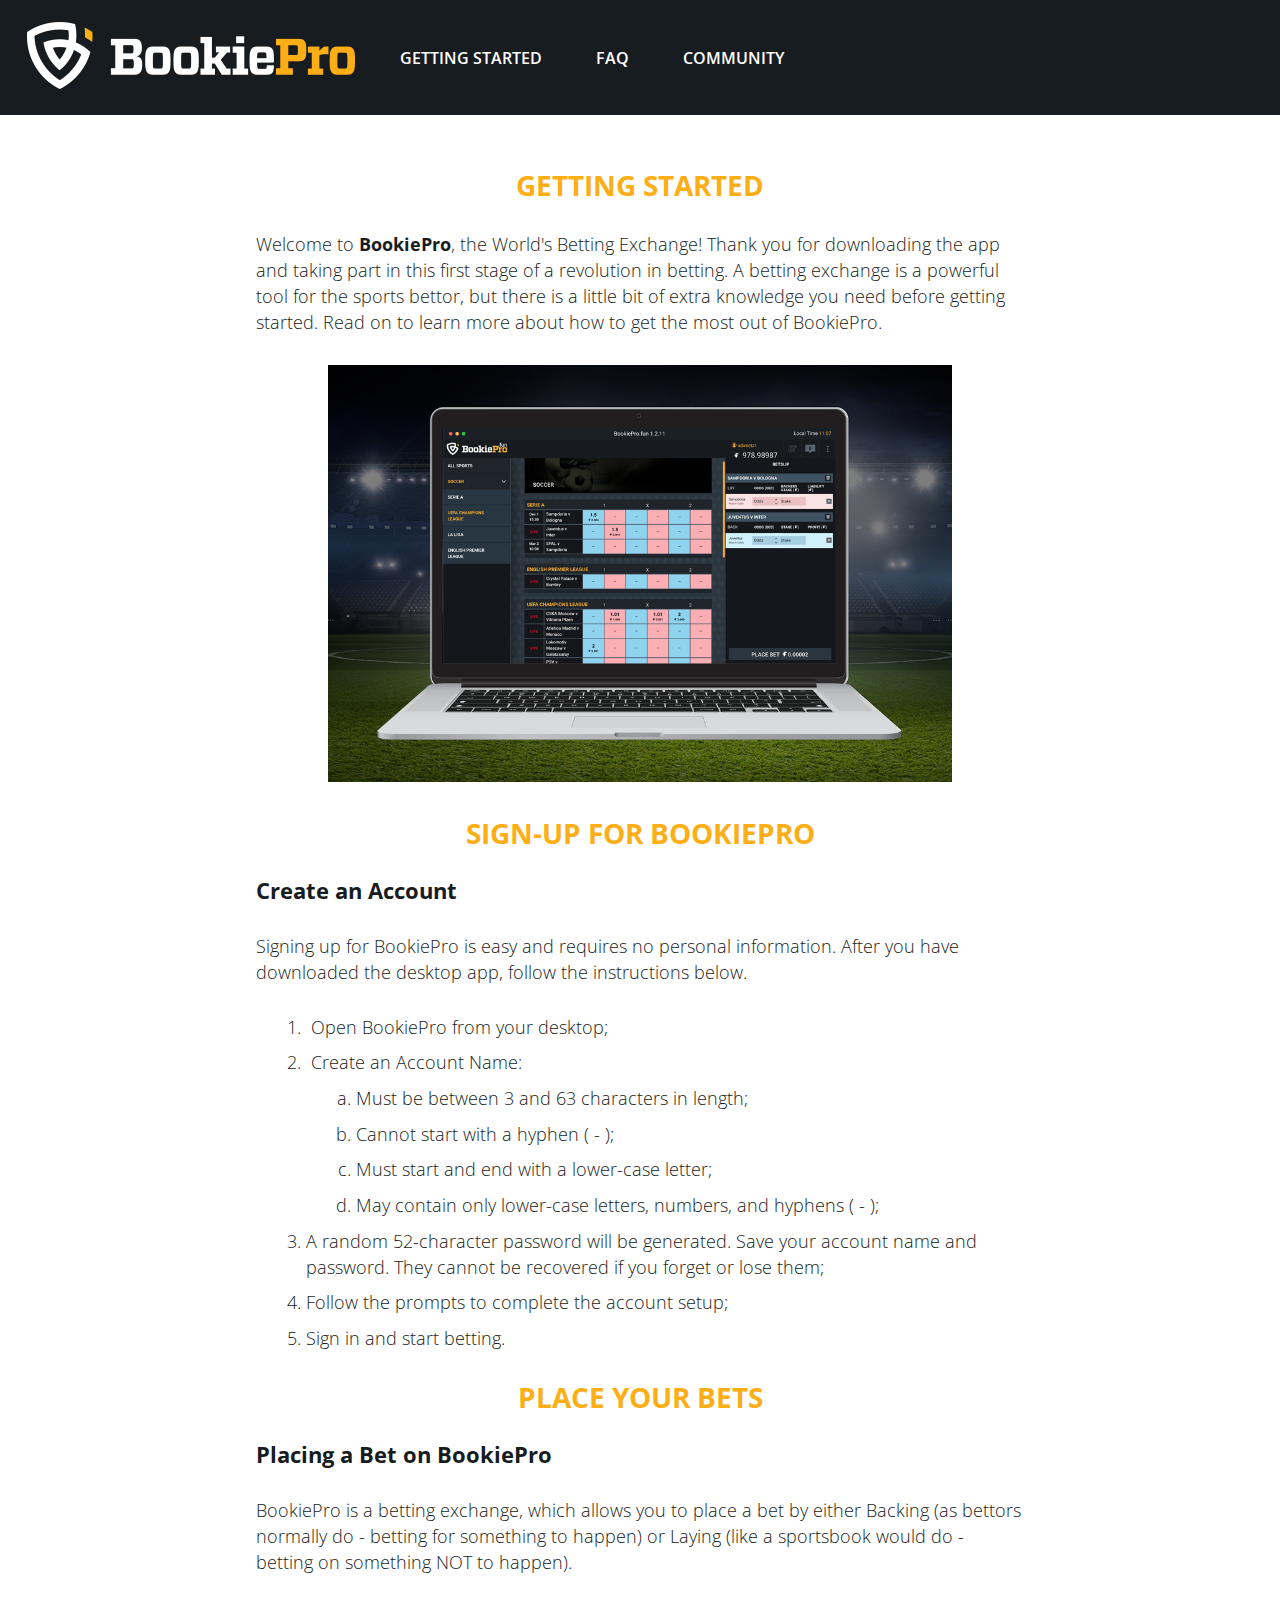
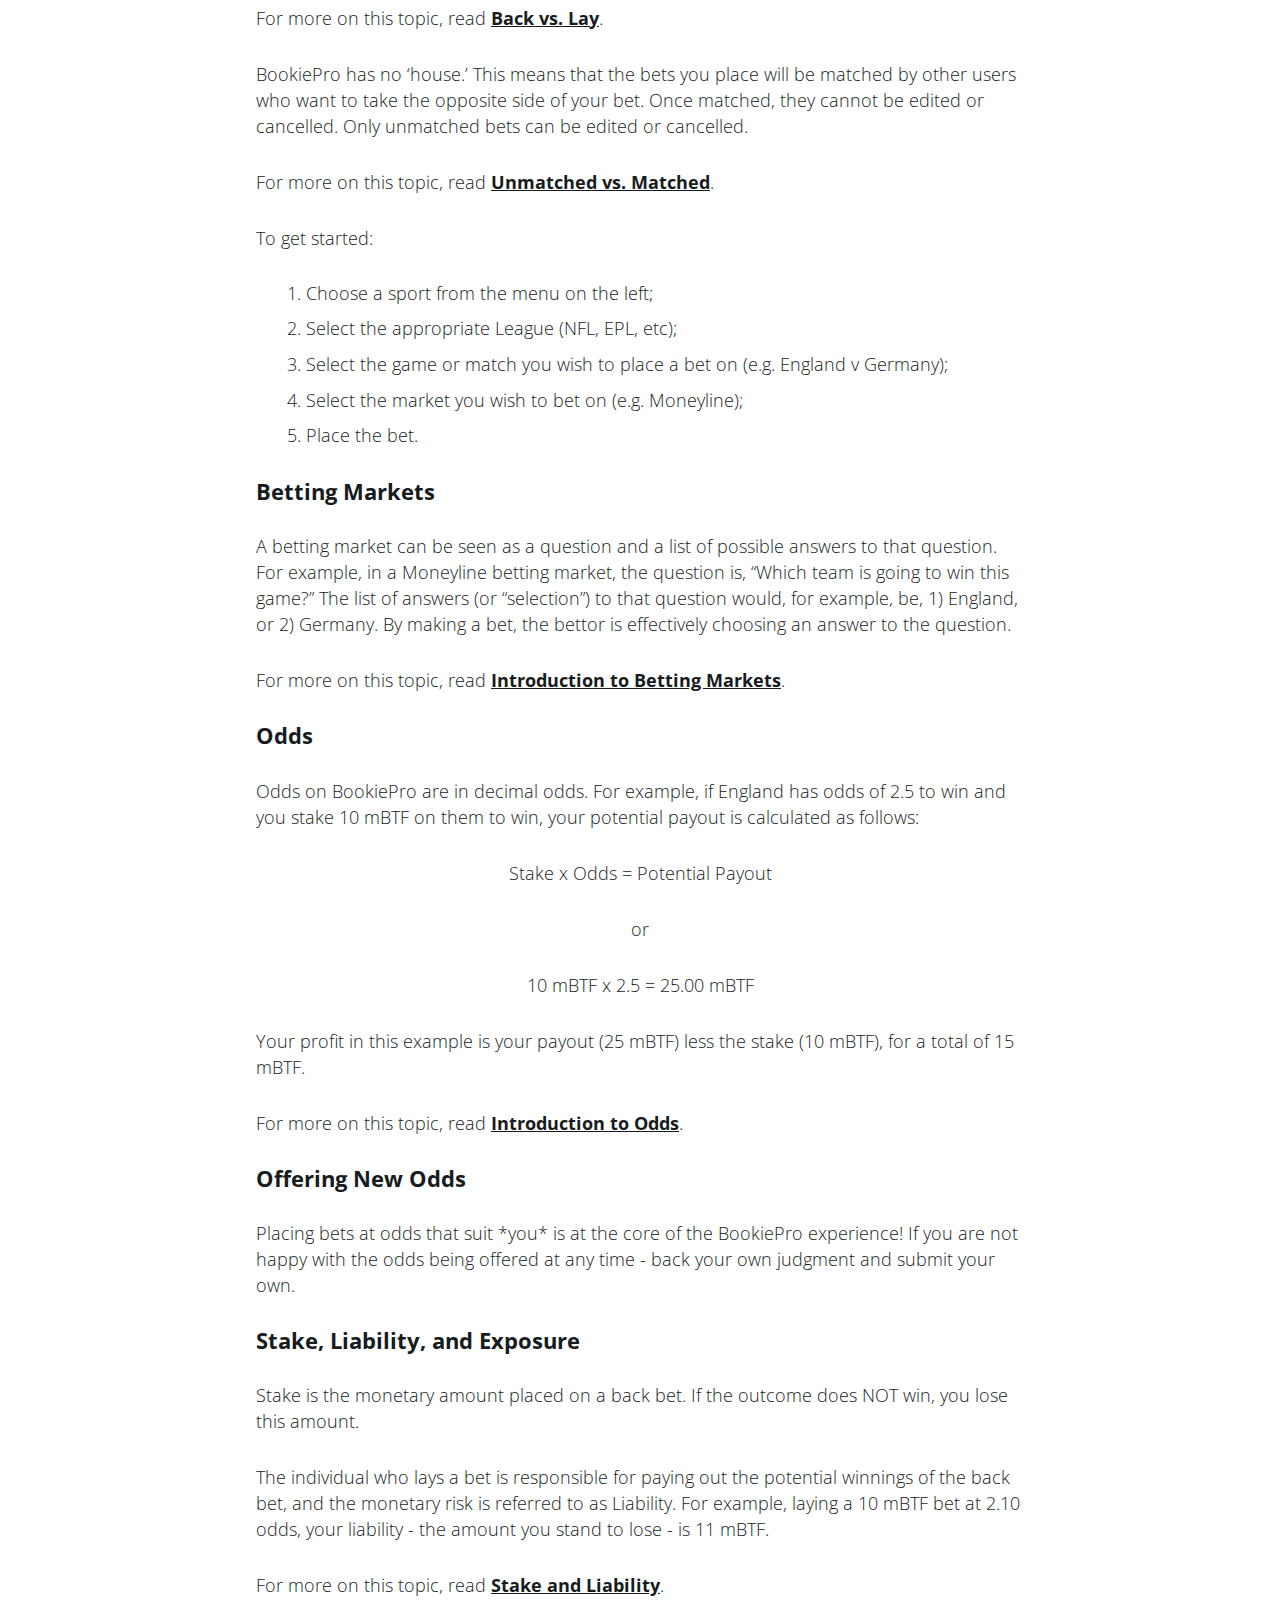
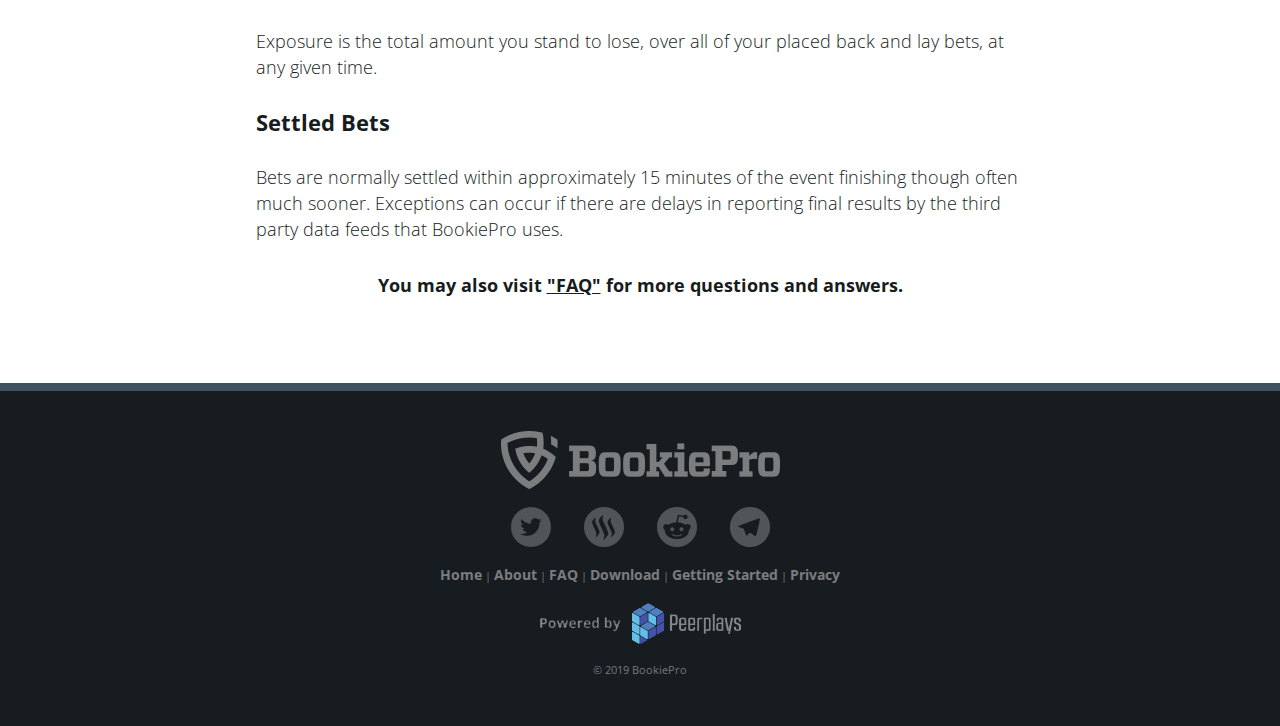
<file: getting_started.html>
<!DOCTYPE html>
<html lang="en">

<head>
    <meta http-equiv="Content-Type" content="text/html; charset=utf-8">
    <!-- Meta -->
    <meta http-equiv="X-UA-Compatible" content="IE=edge">
    <!-- Responsive -->
    <meta name="viewport" content="width=device-width, initial-scale=1.0, maximum-scale=1.0, user-scalable=no" />
    <title>BookiePro</title>

    <link rel="shortcut icon" href="favicon.ico" type="image/x-icon">
    <link rel="icon" href="favicon.ico" type="image/x-icon">

    <!-- Bootstrap CSS -->
    <link href="css/bootstrap.min.css" rel="stylesheet" />
    <!-- font Awesome CSS -->
    <link href="css/font-awesome.min.css" rel="stylesheet" />
    <link href="css/owl.carousel.min.css" rel="stylesheet" />
    <link href="css/owl.theme.default.min.css" rel="stylesheet" />
    <!-- Main Styles CSS -->
    <link href="css/style.css" rel="stylesheet" />
    <link href="css/responsive.css" rel="stylesheet" />

    <meta property="og:title" content="BookiePro.com" />
    <meta property="og:url" content="https://bookiepro.com/getting_started" />
    <meta property="og:image" content="https://bookiepro.com/images/bookielaptop.png" />
    <meta property="og:description" content="BookiePro is a decentralized sports betting exchange that uses play tokens called BitFun. Throughout the World Cup, bettors have a chance to win real Bitcoin prizes!" />
</head>

<body>
    <div class="wrapper">
        <header class="header">
            <div class="container-fluid">
                <div class="row">
                    <div class="col-md-12">
                        <div class="navigation">
                            <nav class="navbar navbar-default">
                                <!-- Brand and toggle get grouped for better mobile display -->
                                <div class="navbar-header">
                                    <button type="button" class="navbar-toggle collapsed" data-toggle="collapse"
                                        data-target="#bs-example-navbar-collapse-1" aria-expanded="false">
                                        <span class="sr-only">Toggle navigation</span>
                                        <span class="icon-bar"></span>
                                        <span class="icon-bar"></span>
                                        <span class="icon-bar"></span>
                                    </button>
                                    <a class="navbar-brand" href="/">
                                        <img class="img-responsive" src="images/bookie_pro_logo.png" alt="" />
                                    </a>
                                </div>

                                <!-- Collect the nav links, forms, and other content for toggling -->
                                <div class="collapse navbar-collapse" id="bs-example-navbar-collapse-1">
                                    <ul class="nav navbar-nav">
                                        <li class="nav-item"><a class="nav-link" href="getting_started.html">GETTING
                                                STARTED</a></li>
                                        <li class="nav-item"><a class="nav-link" href="faq.html">FAQ</a></li>
                                        <li class="nav-item"><a class="nav-link" href="community.html">COMMUNITY</a></li>
                                    </ul>
                                </div>
                                <!-- /.navbar-collapse -->
                            </nav>

                        </div>
                    </div>
                </div>
            </div>
        </header>
        <!-- Header Ends-->
        <!--Content Begins-->

        <main class="main-contant bookie_bg">
            <!--Content Section ENDS-->
            <section class="content_section">
                <div class="container-fluid">
                    <div class="row">
                        <div class="col-md-12 bookie_text_content">
                            <h1>
                                <strong>Getting Started</strong>
                            </h1>

                            <p>Welcome to
                                <strong>BookiePro</strong>, the World&#39;s Betting Exchange! Thank you for
                                downloading the app and taking part in this first stage of a revolution in betting.&nbsp;A betting exchange is a powerful tool for the
sports bettor, but there is a little bit of extra knowledge you need before getting started. Read on to learn more
about how to get the most out of BookiePro.</p>
                            <center>
                                <p class="c3 c5">
                                    <span style="overflow: hidden; display: inline-block; margin: 0.00px 0.00px; border: 0.00px solid #000000;">
                                        <img alt="" src="images/bookielaptop.png" style="width: 100%; max-width: 624.00px; margin-left: 0.00px; margin-top: 0.00px;"
                                            title="" />
                                    </span>
                                </p>
                            </center>

                            <h1>
                                <b>Sign-Up for BookiePro</b>
                            </h1>

                            <h2 dir="ltr">
                                <b id="docs-internal-guid-b5d18621-bc3d-093d-be4a-93f20d91f399">Create an Account</b>
                            </h2>

<p>Signing up for BookiePro is easy and requires no personal information. After you have downloaded the desktop app, follow the instructions below.</p>

                            <ol>
                                <li>&nbsp;Open BookiePro from your desktop;</li>
                                <li>&nbsp;Create an Account Name:
                                    <ol class="lower_alpha">
                                        <li>Must be between 3 and 63 characters in length;</li>
                                        <li>Cannot start with a hyphen ( - );</li>
                                        <li>Must start and end with a lower-case letter;</li>
                                        <li>May contain only lower-case letters, numbers, and hyphens ( - );</li>
                                    </ol>
                                </li>
                                <li>A random 52-character password will be generated. Save your account name and
                                    password. They
                                    cannot be recovered if you forget or lose them;&nbsp;</li>
                                <li>Follow the prompts to complete the account setup;</li>
                                <li>Sign in and start betting.</li>
                            </ol>

                            <p></p>

                            <h1 dir="ltr">
                                <b id="docs-internal-guid-b5d18621-bc3d-093d-be4a-93f20d91f399">Place Your Bets</b>
                            </h1>

                            <h2 dir="ltr">
                                <b id="docs-internal-guid-b5d18621-bc3d-093d-be4a-93f20d91f399">Placing a Bet on
                                    BookiePro</b>
                            </h2>

                            <p>BookiePro is a betting exchange, which allows you to place a bet by either Backing
                                (as bettors
                                normally do - betting for something to happen) or Laying (like a sportsbook would do -
                                betting
                                on something NOT to happen).</p>

                            <p>For more on this topic, read
                                <a href="https://steemit.com/peerplays/@bookieapp/betting-with-bookie-back-vs-lay"
                                    target="_blank">Back vs. Lay</a>.</p>

                            <p>BookiePro has no &lsquo;house.&rsquo; This means that the bets you place will be
                                matched
                                by other users who want to take the opposite side of your bet. Once matched, they
                                cannot
                                be edited or cancelled. Only unmatched bets can be edited or cancelled.</p>

                            <p>For more on this topic, read
                                <a href="https://steemit.com/bookieapp/@bookieapp/betting-with-bookie-unmatched-vs-matched"
                                    target="_blank">Unmatched vs. Matched</a>.</p>

                            <p>To get started:</p>

                            <ol>
                                <li>Choose a sport from the menu on the left;</li>
                                <li>Select the appropriate League (NFL, EPL, etc);</li>
                                <li>Select the game or match you wish to place a bet on (e.g. England&nbsp;v Germany);</li>
                                <li>Select the market you wish to bet on (e.g. Moneyline);</li>
                                <li>Place the bet.</li>
                            </ol>

                            <h2 dir="ltr">
                                <b id="docs-internal-guid-b5d18621-bc3d-093d-be4a-93f20d91f399">Betting Markets</b>
                            </h2>

                            <p>A betting market can be seen as a question and a list of possible answers to that
                                question. For
                                example, in a Moneyline betting market, the question is, &ldquo;Which team is going to
                                win
                                this game?&rdquo; The list of answers (or &ldquo;selection&rdquo;) to that question
                                would,
                                for example, be, 1) England, or 2) Germany. By making a bet, the bettor is effectively
                                choosing
                                an answer to the question.</p>

                            <p>For more on this topic, read
                                <a href="https://steemit.com/sports/@bookieapp/betting-with-bookie-introduction-to-betting-markets-moneyline-and-more"
                                    target="_blank">Introduction to Betting Markets</a>.</p>

                            <h2 dir="ltr">
                                <b id="docs-internal-guid-b5d18621-bc3d-093d-be4a-93f20d91f399">Odds</b>
                            </h2>

                            <p>Odds on BookiePro are in decimal odds. For example, if England&nbsp;has odds of 2.5
                                to win
                                and you stake 10 mBTF on them to win, your potential payout is calculated as follows:</p>

                            <p style="text-align: center;">Stake x Odds = Potential Payout</p>

                            <p style="text-align: center;">or</p>

                            <p style="text-align: center;">10 mBTF x 2.5 = 25.00 mBTF</p>

                            <p>Your profit in this example is your payout (25 mBTF) less the stake (10 mBTF), for a
                                total of
                                15 mBTF.</p>

                            <p>For more on this topic, read
                                <a href="https://steemit.com/bookieapp/@bookieapp/betting-with-bookie-introduction-to-odds"
                                    target="_blank">Introduction to Odds</a>.</p>

                            <h2 dir="ltr">
                                <b id="docs-internal-guid-b5d18621-bc3d-093d-be4a-93f20d91f399">Offering New Odds</b>
                            </h2>

                            <p dir="ltr">Placing bets at odds that suit *you* is at the core of the BookiePro
                                experience! If you are
                                not happy with the odds being offered at any time - back your own judgment and submit
                                your
                                own.</p>

                            <h2 dir="ltr">
                                <b id="docs-internal-guid-b5d18621-bc3d-093d-be4a-93f20d91f399">Stake, Liability, and
                                    Exposure</b>
                            </h2>

                            <p>Stake is the monetary amount placed on a back bet. If the outcome does NOT win, you lose
                                this
                                amount.</p>

                            <p>The individual who lays a bet is responsible for paying out the potential winnings of
                                the back
                                bet, and the monetary risk is referred to as Liability. For example, laying a 10 mBTF
                                bet
                                at 2.10 odds, your liability - the amount you stand to lose - is 11 mBTF.</p>

                            <p>For more on this topic, read
                                <a href="https://steemit.com/bookieapp/@bookieapp/betting-with-bookie-stake-and-liability"
                                    target="_blank">Stake and Liability</a>.</p>

                            <p>Exposure is the total amount you stand to lose, over all of your placed back and lay
                                bets, at
                                any given time.
                                <b>&nbsp;</b>
                            </p>

                            <h2 dir="ltr">
                                <b id="docs-internal-guid-b5d18621-bc3d-093d-be4a-93f20d91f399">Settled Bets</b>
                            </h2>

                            <p>Bets are normally settled within approximately 15 minutes of the event finishing though
                                often
                                much sooner. Exceptions can occur if there are delays in reporting final results by the
                                third
                                party data feeds that BookiePro uses.</p>

                            <p style="text-align: center;">
                                <b id="docs-internal-guid-b5d18621-bc3d-093d-be4a-93f20d91f399">You may also visit
                                    <a href="/faq.html">"FAQ"</a> for more questions and answers.</b>
                            </p>

                            <h2></h2>
                        </div>
                    </div>
                </div>
            </section>


        </main>
        <!--Content Ends-->
        <!--Footer Starts-->

        <div class="footer-container">
            <footer class="footer">
                <div class="container-fluid">
                    <div class="row">
                        <div class="col-md-12">
                            <div class="footer-inner">
                                <p>
                                    <img src="images/bookie_pro_footer_logo.png" alt="">
                                </p>
                                <p class="social_media">
                                    <a href="https://twitter.com/TryBookiePro" target="_blank">
                                        <img src="images/social_media_icon_1.png" alt="">
                                    </a>
                                    <a href="https://steemit.com/@bookieapp" target="_blank">
                                        <img src="images/social_media_icon_2.png" alt="">
                                    </a>
                                    <a href="https://www.reddit.com/r/OfficialBookie/" target="_blank">
                                        <img src="images/social_media_icon_3.png" alt="">
                                    </a>
                                    <a href="http://t.me/BookiePro" target="_blank">
                                        <img src="images/social_media_icon_4.png" alt="">
                                    </a>
                                </p>
                                <p class="site_links">
                                    <a href="/">Home</a> |
                                    <a href="/about_us">About</a> |
                                    <a href="/faq">FAQ</a> |
                                    <a href="/download">Download</a> |
                                    <a href="/getting_started">Getting Started</a> |
                                    <!-- <a href="/competitions">Competitions</a> | -->
                                    <a href="/assets/policy.pdf" target="_blank">Privacy</a>
                                </p>
                                <p>
                                    <a href="https://www.peerplays.com/" target="_blank">
                                        <img src="images/peer_plays_logo.png" alt="">
                                    </a>
                                </p>
                                <p class="site_links">
                                    © 2019 BookiePro
                                </p>

                            </div>
                        </div>
                    </div>
                </div>
            </footer>
        </div>
    </div>
    <!-- jQuery -->
    <script src="js/jquery.min.js"></script>
    <script type="text/javascript" src="js/bootstrap.min.js"></script>
    <script type="text/javascript" src="js/owl.carousel.js"></script>
    <script src="js/main.js"></script>

    <!-- Global site tag (gtag.js) - Google Analytics -->
    <script async src="https://www.googletagmanager.com/gtag/js?id=UA-113808824-3"></script>
    <script>
        window.dataLayer = window.dataLayer || [];

        function gtag() {
            dataLayer.push(arguments);
        }
        gtag('js', new Date());

        gtag('config', 'UA-113808824-3');
    </script>

</body>

</html>
</file>
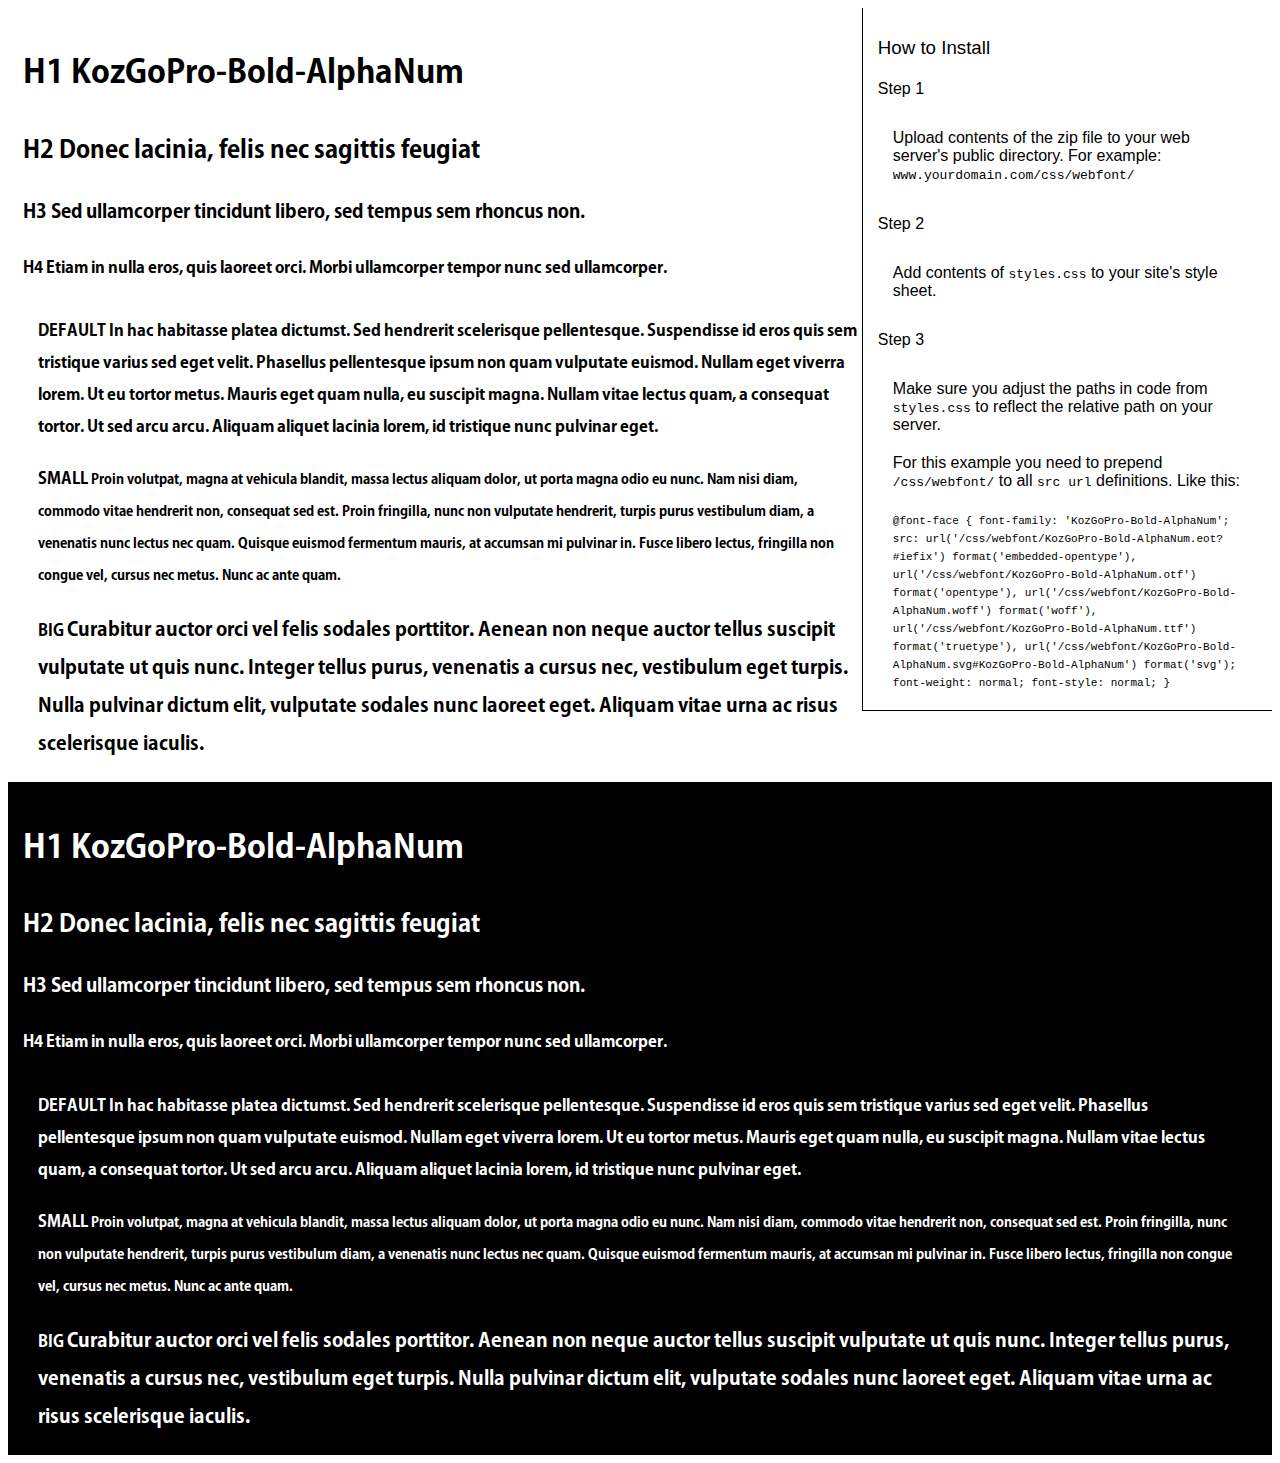
<file: fonts/preview.html>
<!DOCTYPE html>
<html>
<head>
<title>
KozGoPro-Bold-AlphaNum
 - Web font preview
</title>
<style type='text/css'>

@font-face {
  font-family: 'KozGoPro-Bold-AlphaNum';
  src: url('KozGoPro-Bold-AlphaNum.eot?#iefix') format('embedded-opentype'),  url('KozGoPro-Bold-AlphaNum.otf')  format('opentype'),
	     url('KozGoPro-Bold-AlphaNum.woff') format('woff'), url('KozGoPro-Bold-AlphaNum.ttf')  format('truetype'), url('KozGoPro-Bold-AlphaNum.svg#KozGoPro-Bold-AlphaNum') format('svg');
  font-weight: normal;
  font-style: normal;
}

body { font-family: 'KozGoPro-Bold-AlphaNum' !important; }
h1, h2, h3, h4 { font-weight: normal; }
.reg { color:black; background:white; }
.inverse { color:white; background:black; }
div { padding: 10px 15px; }
.right { background:white; width:30%; float: right; font-family: sans-serif; border: 1px solid black; border-width: 0 0 1px 1px;}
</style>
</head>
<body>
<div class='right'>
<h3>How to Install</h3>
<h4>Step 1</h4>
<div>
Upload contents of the zip file to your web server's public directory. For example:
<code>www.yourdomain.com/css/webfont/</code>
</div>
<h4>Step 2</h4>
<div>
Add contents of
<code>styles.css</code>
to your site's style sheet.
</div>
<h4>Step 3</h4>
<div>
Make sure you adjust the paths in code from
<code>styles.css</code>
to reflect the relative path on your server.
</div>
<div>
For this example you need to prepend
<code>/css/webfont/</code>
to all
<code>src url</code>
definitions. Like this:
</div>
<div>
<code style='font-size:11px;'>@font-face {
  font-family: 'KozGoPro-Bold-AlphaNum';
  src: url('/css/webfont/KozGoPro-Bold-AlphaNum.eot?#iefix') format('embedded-opentype'),  url('/css/webfont/KozGoPro-Bold-AlphaNum.otf')  format('opentype'),
	     url('/css/webfont/KozGoPro-Bold-AlphaNum.woff') format('woff'), url('/css/webfont/KozGoPro-Bold-AlphaNum.ttf')  format('truetype'), url('/css/webfont/KozGoPro-Bold-AlphaNum.svg#KozGoPro-Bold-AlphaNum') format('svg');
  font-weight: normal;
  font-style: normal;
}</code>
</div>
</div>
<div class='reg'>
<h1>
H1
KozGoPro-Bold-AlphaNum
</h1>
<h2>
H2
Donec lacinia, felis nec sagittis feugiat
</h2>
<h3>
H3
Sed ullamcorper tincidunt libero, sed tempus sem rhoncus non.
</h3>
<h4>
H4
Etiam in nulla eros, quis laoreet orci. Morbi ullamcorper tempor nunc sed ullamcorper.
</h4>
<div>
DEFAULT
In hac habitasse platea dictumst. Sed hendrerit scelerisque pellentesque. Suspendisse id eros quis sem tristique varius sed eget velit. Phasellus pellentesque ipsum non quam vulputate euismod. Nullam eget viverra lorem. Ut eu tortor metus. Mauris eget quam nulla, eu suscipit magna. Nullam vitae lectus quam, a consequat tortor. Ut sed arcu arcu. Aliquam aliquet lacinia lorem, id tristique nunc pulvinar eget.
</div>
<div>
SMALL
<small>
Proin volutpat, magna at vehicula blandit, massa lectus aliquam dolor, ut porta magna odio eu nunc. Nam nisi diam, commodo vitae hendrerit non, consequat sed est. Proin fringilla, nunc non vulputate hendrerit, turpis purus vestibulum diam, a venenatis nunc lectus nec quam. Quisque euismod fermentum mauris, at accumsan mi pulvinar in. Fusce libero lectus, fringilla non congue vel, cursus nec metus. Nunc ac ante quam.
</small>
</div>
<div>
BIG
<big>
Curabitur auctor orci vel felis sodales porttitor. Aenean non neque auctor tellus suscipit vulputate ut quis nunc. Integer tellus purus, venenatis a cursus nec, vestibulum eget turpis. Nulla pulvinar dictum elit, vulputate sodales nunc laoreet eget. Aliquam vitae urna ac risus scelerisque iaculis.
</big>
</div>

</div>
<div class='inverse'>
<h1>
H1
KozGoPro-Bold-AlphaNum
</h1>
<h2>
H2
Donec lacinia, felis nec sagittis feugiat
</h2>
<h3>
H3
Sed ullamcorper tincidunt libero, sed tempus sem rhoncus non.
</h3>
<h4>
H4
Etiam in nulla eros, quis laoreet orci. Morbi ullamcorper tempor nunc sed ullamcorper.
</h4>
<div>
DEFAULT
In hac habitasse platea dictumst. Sed hendrerit scelerisque pellentesque. Suspendisse id eros quis sem tristique varius sed eget velit. Phasellus pellentesque ipsum non quam vulputate euismod. Nullam eget viverra lorem. Ut eu tortor metus. Mauris eget quam nulla, eu suscipit magna. Nullam vitae lectus quam, a consequat tortor. Ut sed arcu arcu. Aliquam aliquet lacinia lorem, id tristique nunc pulvinar eget.
</div>
<div>
SMALL
<small>
Proin volutpat, magna at vehicula blandit, massa lectus aliquam dolor, ut porta magna odio eu nunc. Nam nisi diam, commodo vitae hendrerit non, consequat sed est. Proin fringilla, nunc non vulputate hendrerit, turpis purus vestibulum diam, a venenatis nunc lectus nec quam. Quisque euismod fermentum mauris, at accumsan mi pulvinar in. Fusce libero lectus, fringilla non congue vel, cursus nec metus. Nunc ac ante quam.
</small>
</div>
<div>
BIG
<big>
Curabitur auctor orci vel felis sodales porttitor. Aenean non neque auctor tellus suscipit vulputate ut quis nunc. Integer tellus purus, venenatis a cursus nec, vestibulum eget turpis. Nulla pulvinar dictum elit, vulputate sodales nunc laoreet eget. Aliquam vitae urna ac risus scelerisque iaculis.
</big>
</div>

</div>
</body>
</html>
</file>
<file: css/style.css>
/*FONTS*/
@import url('https://fonts.googleapis.com/css?family=Montserrat|Open+Sans');
/*FONTS*/


body {
    font-family: 'Open Sans', sans-serif;
    font-size: 18px;
    font-weight: normal;
    font-weight: 400;
    background-color:#000;
  color:#fff; 
}

h1, h2, h3, h4, h5{
    margin: 0;
}
p{
    margin: 0;
}
ul {
    padding-left: 0;
    margin-bottom: 0;
}

li {
    list-style: none;
}

ol ol.lower_alpha li {
    list-style: lower-alpha;
}

a, button {
    transition: 0.5s all ease-in-out;
}

a {
    text-decoration: none;
    transition: 0.5s all ease-in-out;
}

a:focus, a:hover, a:active {
    outline: 0;
    box-shadow: none;
    transition: 0.5s all ease-in-out;
    text-decoration: none;
}
button:focus{
    outline: 0;
}
.child-pernt {
    display: table;
    height: 100%;
    width: 100%; 
}

.child {
    display: table-cell;
    vertical-align: middle; 
}
.pd_0{
    padding: 0 8px;
}
.wrapper{
    overflow: hidden;
}
.container-fluid{
    max-width: 1280px;
}

/*===== Custom Css =======*/
.header{
    background-color: #171c20;
    padding: 0 12px;
  -webkit-box-shadow: 0px 3px 8px 0px rgba(0,0,0,0.55);
  -moz-box-shadow: 0px 3px 8px 0px rgba(0,0,0,0.55);
  box-shadow: 0px 3px 8px 0px rgba(0,0,0,0.55);
}

.landing {
  background:URL("../assets/football-player-full.png") no-repeat top center fixed;
  min-height:100%;
  background-size:cover;
}

.landing .header {
  background-color: transparent;
  box-shadow: none;
}

.header h1 {
    font-size: 48px;
    font-weight: 700;
    color: rgb(251, 174, 22);
    letter-spacing: 0px;
    font-family: "Open Sans";
    margin: 40px 0 0 0;
    padding: 0px;
    text-align: right;
}

.landing h1 {
  text-align: center;
  font-size: 52px;
  font-weight: 600;
  line-height: 1.3;
  margin-top: 58px;
}

.landing h2 {
  font-size: 23px;
  line-height: 1.48;
  margin: 0 auto;
  max-width: 650px;
  text-align: center;
}

.navigation .navbar-default {
    background-color: rgba(0, 0, 0, 0);
    border-color: rgba(0, 0, 0, 0);
}
.navigation .navbar-brand {
    float: left;
  font-family: 'Open Sans', sans-serif;
    font-size: 16px;
    height: inherit;
  font-weight:700;
    line-height: 20px;
    padding-top:32px;
  padding-bottom:32px;
    margin-right: 0 !important;
  padding-left: 0px;
}
.navigation .navbar {
    border: medium none;
    margin-bottom: 0;
    border-radius: 0;
    min-height: inherit;
    position: relative;
}
.navigation .navbar-collapse{
    padding: 0;
}

.navigation .navbar-right {
    float: right;
    margin-right: 0;
  text-align: center;
  margin-top: 32px;
}

.header-search{
  display: block;
  float:right;
  padding: 18px 0;
}

.header-search a{
    background: #f20930;
  background-image: -webkit-linear-gradient(top, #f20930, #b70926);
  background-image: -moz-linear-gradient(top, #f20930, #b70926);
  background-image: -ms-linear-gradient(top, #f20930, #b70926);
  background-image: -o-linear-gradient(top, #f20930, #b70926);
  background-image: linear-gradient(to bottom, #f20930, #b70926);
  text-shadow: 1px 1px 3px #666666;
  -webkit-box-shadow: 0px 2px 2px #13171b;
  -moz-box-shadow: 0px 2px 2px #13171b;
  box-shadow: 0px 2px 2px #13171b;
  font-family: 'Open Sans', sans-serif;
  color: #ffffff;
  font-size: 19px;
  padding: 12px 19px 12px 19px;
  text-decoration: none;
  transition: all 0.5s ease-in-out;	
}

.header-search a:hover{
  background: #fbae16;
  background-image: -webkit-linear-gradient(top, #b70926, #f20930);
  background-image: -moz-linear-gradient(top, #b70926, #f20930);
  background-image: -ms-linear-gradient(top, #b70926, #f20930);
  background-image: -o-linear-gradient(top, #b70926, #f20930);
  background-image: linear-gradient(to bottom, #b70926, #f20930);
  text-decoration: none;
  color:#fff;
  transition: all 0.5s ease-in-out;	
}

.header-search span{
  font-size: 9px;
    color: #828384;
    display: block;
    clear: both;
    margin-top: 15px;
}
  
.navbar-nav {
  margin-top:20px;
}

/*.navigation .navbar-nav li:first-child a{
    border-left: 1px solid #000; 
}*/

li.nav-item{
      padding: 20px 15px;
}

.navigation .navbar-nav li a{
    color: #ffffff;
    font-size: 16px;
  font-weight:600;
    padding: 18px 17px;
    position: relative;
  border:0px;
}

.navigation .navbar-nav li a:hover,
.navigation .navbar-default .navbar-nav > .open > a,
.navigation .navbar-default .navbar-nav > .open > a:focus,
.navigation .navbar-default .navbar-nav > .open > a:hover {
  border-bottom: 8px solid #fbae16;
    color: #fff;
    padding-bottom: 10px;
}
.navigation .navbar-nav li a:focus{
  border-bottom: 8px solid #fbae16;
    color: #fff;
    padding-bottom: 10px;
}

.orange_hi_light a{
  background: #fbae16 !important;
    color: #171c20 !important;
  border-bottom: 0px solid #fbae16 !important;
}

.orange_hi_light a:hover{
  background: #fbae16 !important;
    color: #171c20 !important;
  border-bottom: 0px solid #fbae16 !important;
  padding-bottom: 18px !important;
}

.navigation .navbar-nav > li > .dropdown-menu {
  background: #0d1a36;
    color: #ffffff;
}

.navigation .navbar-nav > li > .dropdown-menu  a {
  padding: 15px 11px;
  font-family: 'bebas_neueregular';
  font-size: 18px;
  display: block;
  border: none;
  border-top: 1px solid #202f59;
}

.navigation .navbar-nav > li > .dropdown-menu  a:first-child {
  border-top: none;
}

.navigation .navbar-nav > li > .dropdown-menu  a:hover {
  background: #202f59;
}

.mobail-button{
    display: none;
}

.nav-link.active{border-bottom: 8px solid #fbae16 !important; padding-bottom: 9px !important;}

/*SLIDER*/
  .slider{
    margin-left:-15px;
    margin-right:-15px;
    border-bottom:8px solid #3e5262;
  }
  .slider_mobile{
    display:none;
  }
/*SLIDER*/

/*BOOKIE TIPS*/
.bookie_tips{
  background-image: URL("../images/bookie_tips_bg.jpg");
  margin-left:-15px;
  margin-right:-15px;
  padding:60px 15px;
  border-bottom:8px solid #3e5262;
  background-color:#181f27;
  background-repeat: no-repeat;
}

.bookie_pros{
  text-align: center;
}

.bookie_pros img{
  display: inline-block;
} 

.bookie_info{
  text-align: center;
}

.bookie_info img{
display: inline-block;
}

.subtext{
  font-size:20px;
  font-weight:600;
  margin-top:20px;
  margin-bottom:40px;
}

.list_icon{
  float:left;
  display:inline-block;
  margin-right:10px;
  vertical-align: middle;
}

.list_text{
  line-height:22px;
  font-size:18px;
  color:#fff;
  float:left;
  display:inline-block;
  text-align: left;
}

.list_text.single_line{
  padding-top:14px;
}

.bookie_info li{
  float:left;
  display: block;
  width:100%;
  margin-bottom:30px;
}

.icons_left{
  padding-left:0px;
  padding-right:0px;
}

.icons_right{
  padding-left:0px;
  padding-right:0px;
}

.desktop_bookie_tips_list {
    display: block;
    margin: 0 auto;
  width:90%;
  padding-left:25px;
}

.mobile_bookie_tips_list{
  display:none;
}

.bookie_pros.desktop{
  display: block;
}

.bookie_pros.mobile{
  display: none;
}

.desktop_bookie_tips_list td{
  padding-bottom:38px;
}

.desktop_bookie_tips_list .table_icons{
  padding-left:50px;
}

.sweepstakes-table {
  margin: 0 auto 15px;
}
.sweepstakes-table td,
.sweepstakes-table th {
  padding: 5px;
}

.desktop_bookie_tips_list table{
    margin:0 auto;
      width: 100%;
}

.table_icons, .table_icons_left{
  width:48px;
}

.bookie_statement{
  text-align:center;
  font-size:21px;
  font-style: italic;
  padding:17px 30px;
  background-color:#171d22;
  border:1px solid #34424c;
  width:90%;
  margin:0 auto;
  margin-top:30px;
  font-weight:300;
  display: block;
}

.bookie_statement span{
  color:#fbae16;
  font-weight:600;
}

/*BOOKIE TIPS*/
/*WHITEPAPER DOWNLOAD*/

.whitepaper_download{
  background-image: URL("../assets/13669-desktop_slider_new.jpg");
  margin-left:-15px;
  margin-right:-15px;
  padding:60px 15px;
  border-bottom:8px solid #3e5262;
  background-color:#181f27;
  background-repeat: no-repeat;
  background-size: cover;
  background-position: 30%;
}

.tag-line {
  display: block;
  color: #fff;
  font-size:48px;
  font-weight:700;
  letter-spacing:0.5px;
  line-height:56px;
  margin-bottom:48px;
  text-align:left;
}

.dark_container, .dark_container_short {
  background-color: rgba(13, 17, 21, 0.7);
  display: block;
  margin: 0 auto 24px;
  padding: 24px;
}

.dark_container_short {
  margin-bottom: 90px;
}

form.validate {
  display: block;
}

.text_input_row {
  float: left;
  margin-bottom: 18px;
}

.text_input_row .mc-field-group {
  float: left;
  margin-bottom: 16px;
  width: 100%;
}

.mc-field-group:last-of-type {
  margin-right: 0;
}

.mc-field-group label {
  display: block;
  font-size: 14px;  
  font-weight: 700;
  letter-spacing: 0.5px;
  margin-bottom: 3px;
  text-transform:  uppercase;
  width: 100%;
}

.input-group label {
  font-weight: 300;
  text-transform: none;
}

.input-group input[type=checkbox] {
  border-radius: 2px;
  display: block;
  float: left;
  margin: 0 8px 18px 8px;
}

.input-group input[type=radio] {
  display: block;
  float: left;
  margin: 0 8px 0 8px;
}

.form_field {
  background-color: #fff;
  border-radius: 3px;
  border: 1px solid #495967;
  color: #0D1115;
  font-size: 16px;
  padding: 13px;
  width: 100%;
}

.form_field:focus {
  border: 1px solid #FBB716;
}

.download_btn{
  background: #f20930;
  background-image: -webkit-linear-gradient(top, #f20930, #b70926);
  background-image: -moz-linear-gradient(top, #f20930, #b70926);
  background-image: -ms-linear-gradient(top, #f20930, #b70926);
  background-image: -o-linear-gradient(top, #f20930, #b70926);
  background-image: linear-gradient(to bottom, #f20930, #b70926);
  border-width: 0;
  display: block;
  text-shadow: 1px 1px 3px #666666;
  -webkit-box-shadow: 0px 2px 2px #13171b;
  -moz-box-shadow: 0px 2px 2px #13171b;
  box-shadow: 0px 2px 2px #13171b;
  font-family: 'Open Sans', sans-serif;
  font-weight: 300;
  text-transform: uppercase;
  color: #ffffff;
  font-size: 19px;
  margin: 20px auto 0;
  padding: 12px 19px 12px 19px;
  text-decoration: none;
}

.download_btn:hover{
  background: #fbae16;
  background-image: -webkit-linear-gradient(top, #b70926, #f20930);
  background-image: -moz-linear-gradient(top, #b70926, #f20930);
  background-image: -ms-linear-gradient(top, #b70926, #f20930);
  background-image: -o-linear-gradient(top, #b70926, #f20930);
  background-image: linear-gradient(to bottom, #b70926, #f20930);
  text-decoration: none;
  color:#fff;
}

.whitepaper_download h3 {
  color: #FBB716;
  font-size: 26px;
  line-height: 34px;
  margin-bottom: 12px;
}

h3.confirmation_message {
  color: #ffffff;
  font-size: 24px;
  text-align: center;
}

.whitepaper_download p,
.whitepaper_download ul {
  margin: 0 auto 16px;
}

.whitepaper_download li {
  list-style: circle;
  font-weight: 700;
  margin: 0 0 12px 12px;
}

.dot_input_row {
  display: block;
}
/*WHITEPAPER DOWNLOAD*/

/*BOOKIE AD*/
.bookie_ad_section{
  background-image: URL("../images/section_stripe_tile.png");
  margin-left:-15px;
  margin-right:-15px;
  padding:60px 15px;
  background-color:#181f27;
  text-align: center;
  background-repeat: repeat;
}

.bookie_ad_section h1{
  font-size: 40px;
  font-weight:600;
  margin-bottom:30px;
}

.bookie_ad_section a{
  background: #f20930;
  background-image: -webkit-linear-gradient(top, #f20930, #b70926);
  background-image: -moz-linear-gradient(top, #f20930, #b70926);
  background-image: -ms-linear-gradient(top, #f20930, #b70926);
  background-image: -o-linear-gradient(top, #f20930, #b70926);
  background-image: linear-gradient(to bottom, #f20930, #b70926);
  text-shadow: 1px 1px 3px #666666;
  -webkit-box-shadow: 0px 2px 2px #13171b;
  -moz-box-shadow: 0px 2px 2px #13171b;
  box-shadow: 0px 2px 2px #13171b;
  font-family: 'Open Sans', sans-serif;
  color: #ffffff;
  font-size: 26px;
  padding: 12px 19px 12px 19px;
  text-decoration: none;
  transition: all 0.5s ease-in-out;	
  text-transform: uppercase;
  display:inline-block;
}

.bookie_ad_section a:hover{
  background: #fbae16;
  background-image: -webkit-linear-gradient(top, #b70926, #f20930);
  background-image: -moz-linear-gradient(top, #b70926, #f20930);
  background-image: -ms-linear-gradient(top, #b70926, #f20930);
  background-image: -o-linear-gradient(top, #b70926, #f20930);
  background-image: linear-gradient(to bottom, #b70926, #f20930);
  text-decoration: none;
  color:#fff;
  transition: all 0.5s ease-in-out;	
  
}

/*BOOKIE AD*/

/*BOOKIE CONTENT*/
.bookie_bg{
  background-image: url("../images/bookie_bg.jpg");
  background-repeat: no-repeat;
  background-size: cover;
  text-align: left;
}
.content_section{
  color:#171c20;
}

.bookie_text_content{
  background-color: #fff;
  padding-top:55px;
  padding-bottom:55px;
  font-size:18px;
  font-weight: 300;
  padding-left:20%;
  padding-right:20%;
}

.bookie_text_content h1{
  font-size:28px;
  margin-bottom:30px;
  margin-top:0px;
  color:#fbae16;
  text-align: center;
  text-transform: uppercase;
}

.bookie_text_content h2{
  font-size:22px;
  margin-bottom:30px;
  margin-top:30px;
  color:#171c20;
  font-weight:700;
}

.bookie_text_content p{
  margin-bottom:30px;
  margin-top:30px;
  line-height: 26px;
}

.bookie_text_content hr{
  border-top:1px solid #171c20; 
}

.bookie_text_content a{
  color:#171c20;
  text-decoration: underline;
  font-weight:700;
  transition: none;
}

.bookie_text_content a:hover {
  color: #fbae16;
}

a.download-btn {
  background: #f20930;
  background-image: -webkit-linear-gradient(top, #f20930, #b70926);
  background-image: -moz-linear-gradient(top, #f20930, #b70926);
  background-image: -ms-linear-gradient(top, #f20930, #b70926);
  background-image: -o-linear-gradient(top, #f20930, #b70926);
  background-image: linear-gradient(to bottom, #f20930, #b70926);
  text-shadow: 1px 1px 3px #666666;
  -webkit-box-shadow: 0px 2px 2px #13171b;
  -moz-box-shadow: 0px 2px 2px #13171b;
  box-shadow: 0px 2px 2px #13171b;
  font-family: 'Open Sans', sans-serif;
  font-weight: 400; 
  color: #ffffff;
  font-size: 16px;
  margin: 0 auto;
  padding: 6px 10px;
  text-decoration: none;
  transition: all 0.5s ease-in-out;	
  text-transform: uppercase;
  text-align: center;
  display: block;
  max-width: 50%;
  width: auto;
}

a.download-btn:hover {
  background: #fbae16;
  background-image: -webkit-linear-gradient(top, #b70926, #f20930);
  background-image: -moz-linear-gradient(top, #b70926, #f20930);
  background-image: -ms-linear-gradient(top, #b70926, #f20930);
  background-image: -o-linear-gradient(top, #b70926, #f20930);
  background-image: linear-gradient(to bottom, #b70926, #f20930);
  text-decoration: none;
  color:#fff;
  transition: all 0.5s ease-in-out;	
}

.bookie_text_content ol{
  margin-left:10px;
  margin-top:0px;
}
.bookie_text_content ol li{
  list-style-type:decimal;
  margin-top:10px;
  margin-bottom:10px;
}

.bookie_text_content .alpha{
  list-style-type: upper-alpha;
}


.bookie_ad_section_inner{
  background-image: URL("../images/section_stripe_tile.png");
  padding:60px 15px;
  background-color:#181f27;
  text-align: center;
  background-repeat: repeat;
}

.bookie_ad_section_inner h1{
  font-size: 40px;
  font-weight:600;
  margin-bottom:30px;
}

.bookie_ad_section_inner a{
  background: #f20930;
  background-image: -webkit-linear-gradient(top, #f20930, #b70926);
  background-image: -moz-linear-gradient(top, #f20930, #b70926);
  background-image: -ms-linear-gradient(top, #f20930, #b70926);
  background-image: -o-linear-gradient(top, #f20930, #b70926);
  background-image: linear-gradient(to bottom, #f20930, #b70926);
  text-shadow: 1px 1px 3px #666666;
  -webkit-box-shadow: 0px 2px 2px #13171b;
  -moz-box-shadow: 0px 2px 2px #13171b;
  box-shadow: 0px 2px 2px #13171b;
  font-family: 'Open Sans', sans-serif;
  color: #ffffff;
  font-size: 26px;
  padding: 12px 19px 12px 19px;
  text-decoration: none;
  transition: all 0.5s ease-in-out;	
  text-transform: uppercase;
  display:inline-block;
}

.bookie_ad_section_inner a:hover{
  background: #fbae16;
  background-image: -webkit-linear-gradient(top, #b70926, #f20930);
  background-image: -moz-linear-gradient(top, #b70926, #f20930);
  background-image: -ms-linear-gradient(top, #b70926, #f20930);
  background-image: -o-linear-gradient(top, #b70926, #f20930);
  background-image: linear-gradient(to bottom, #b70926, #f20930);
  text-decoration: none;
  color:#fff;
  transition: all 0.5s ease-in-out;	
}

/*BOOKIE CONTENT*/

.download-container {
  border-top: 8px solid #3e5262;
}

/*===== footer Css =======*/
.footer-container {
  background-color: #171c20;
  padding: 30px 0;
  border-top: 8px solid #3e5262;
}
.footer{
    text-align: center;
    color: #767879;
}
.footer-inner p {
    font-size: 11px;
    margin: 10px auto 18px;
    max-width: 1000px;
    width: 100%;
}

.footer-inner .social_media img{
  padding-left:15px;
  padding-right:15px;
}

.footer-inner .site_links a{
  font-size:14px;
  font-weight:bold;
  color:#7b7d7e;
}

.footer-inner .site_links a:hover{
  color:#fff;
}
.footer-container .col-md-12{
  padding-right: 15px;
    padding-left: 15px;
} 

.landing footer {
  margin-top: 240px;
  text-align: center;
}

.footer-icon-twitter,
.footer-icon-facebook,
.footer-icon-reddit,
.footer-icon-steemit,
.footer-icon-telegram {
  display: inline-block;
  height: 36px;
  margin: 0 10px;
  width: 36px;
}

.footer-icon-twitter {
  background: URL("../assets/twitter-icon.svg") no-repeat;
}

.footer-icon-facebook {
  background: URL("../assets/facebook-icon.svg") no-repeat;
}

.footer-icon-reddit {
  background: URL("../assets/reddit-icon.svg") no-repeat;
}

.footer-icon-steemit {
  background: URL("../assets/steemit-icon.svg") no-repeat;
}

.footer-icon-telegram {
  background: URL("../assets/telegram-icon.svg") no-repeat;
}


/*===== Mailchimp form Css =======*/
.signup-form {
  margin-top: 48px;
  text-align: center;
}

.signup-form label {
  font-weight: 400;
}

.signup-form .email,
.signup-form .button {
  border-radius: 2px;
  border: none;
  font-size: 14px;
  line-height: 1.4;
  margin-top: 10px;
  padding: 12px;
  width: 100%;
}

.signup-form .email {
  color: #13171b;
  max-width: 300px;
  
}

.signup-form .button {
  background-color: #FBAE16;
  font-weight: 700;
  text-transform: uppercase;
  max-width: 150px;
}

.signup-form .button:hover {
  background-color: #c98b12;
}

/*UTILITY CLASSES*/

.u-text-center {
  text-align: center;
}
</file>
<file: css/responsive.css>
@media (max-width: 1290px) {
    .header-search .form-group:first-child,
    .header-search .form-group:nth-child(2){
        display: none;
    }
	li.nav-item {
    padding: 10px 10px;
	}
	.navigation .navbar-brand {
    padding-top: 22px;
    padding-bottom: 22px;
	}
	.header-search {
    padding: 0px 0;
	}
	.navigation .navbar-right {
    margin-top: 37px;
    }
    .signup-form {
        margin: 20px auto;
        max-width: 80%;
    }
    .signup-form .email {
        max-width: 300px;
    }
    .signup-form .button {
        max-width: 150px;
    }
}
@media (max-width: 1199px) {
    .navigation .navbar-brand img {
        max-width: 250px;
    }
	li.nav-item {
    padding: 0px 10px;
	}
	.navigation .navbar-right {
    margin-top: 28px;
	}
	.navigation .navbar-nav li a {
    font-size: 14px;
    padding: 18px 10px;
	}
    
	.header-search a {
    font-size: 16px;
    }
    .full-width-m {
        float: none;
        width: 100%;
    }
    .full-width-m .navbar-brand {
        width: 100%;
    }
    .header h1 {
        display: none;
    }
    .navbar-brand img.logo {
        float: none;
        margin: 0 auto;
        max-width: none;
    }
	/*BOOKIE TIPS*/
	.desktop_bookie_tips_list {
    display: block;
    margin: 0 auto;
	width:100%;
	}
	.desktop_bookie_tips_list .table_icons {
    padding-left: 10px;
	}
	.bookie_pros {
    text-align: left;
	}
    /*BOOKIE TIPS*/
    .signup-form {
        margin: 20px auto;
        max-width: 80%;
    }
}
@media (max-width: 991px) {
	/*
	body {
		background-size: initial;
		background-attachment: fixed;
	}
	*/
    .navbar-header { 
        float: none; 
    }
    .navbar-left,
    .navbar-right { 
        float: none !important;
    }
    .navbar-toggle { 
        display: block; 
    }
    .navbar-fixed-top { 
        top: 0; 
        border-width: 0 0 1px; 
    }
    .navbar-collapse.collapse { 
        display: none!important; 
    }
    .navbar-nav { 
        float: none!important; 
    }
    .navbar-nav > li { 
        float: none;
    }
    .collapse.in { 
        display:block !important;
    }
    .navigation .navbar-brand img {
    max-width: 250px;
	}
    .navigation .navbar-brand {
        padding: 30px 10px 30px 0;
    }
    .navigation .navbar-toggle .icon-bar {
        height: 6px;
        width: 41px;
    }
    .navigation .navbar-default .navbar-toggle .icon-bar {
        background-color: #ffffff;
        border-radius: 0;
    }
    .navigation .navbar-toggle{
        border: medium none;
        border-radius: 0;
        left: 0;
        margin: 0;
        padding: 34px 10px;
        position: absolute;
        top: 0;
    }
    .navigation .navbar-default .navbar-toggle:focus, .navbar-default .navbar-toggle:hover{
        background: transparent;
    }
    .navigation .navbar-brand {
    padding: 20px 0 20px 70px;
	}
    .header-search a{
        display: block;
    }
	.navbar-right.dasktop-search{
		display:none;
	}
    .navigation .navbar-collapse{
        position: absolute;
        width: 100%;
        z-index: 11;
        background-size: cover;
	    border-color: #000;
		margin-top: -2px;
    }
	.navigation .nav-item.dropdown::before {
		display: block;
		content: "";
		color: #98b1d6;
		position: absolute;
		right: 20px;
		top: 14px;
		font-size: 30px;
		font-family: "FontAwesome";
		z-index: 1;
		-webkit-animation: 4s ;
		-moz-animation: 4s  ;
		animation: 4s  ;
	}
	.navigation .nav-item.dropdown.open::before {
		-webkit-transform: rotate(90deg);
		-moz-transform: rotate(90deg);
		-ms-transform: rotate(90deg);
		-o-transform: rotate(90deg);
	}
	.navigation .nav-item.dropdown.open a.dropdown-toggle {
		background: #314266;
	}
    .mobail-button{
        position: absolute;
        top: 0;
        right: 0;
        display: block;
    }
    .mobail-button .header-search {
    padding: 15px 0;
    text-align: center;
	}
    .dasktop-search{
        display: block;
    }
	.header-search span {
    margin-top: 5px;
	}
	li.nav-item {
    padding: 0px 0px;
	}
	.navbar-nav {
    margin-top: 0px;
	}
    .navigation .navbar-nav li > a {
		background: #27333d;
        border-bottom: 1px solid #171c20;
    }
	.navigation .navbar-nav li > a:hover {
		background: #fbae16;
        border-bottom: 1px solid #171c20 !important;
		padding-bottom:18px;
		color: #171c20 !important;
    }
	.orange_hi_light a{
		border-bottom: 1px solid #171c20 !important;
	}
	.orange_hi_light a:hover{
		padding-bottom:18px !important;
	}
	.navigation .navbar-nav .open .dropdown-menu {
		position: static;
		float: none;
		width: auto;
		margin-top: 0;
		background-color: transparent;
		border: 0;
		-webkit-box-shadow: none;
		box-shadow: none;
	}
    .navigation .navbar-nav li a::after{
        display: none;
    }
    .main-contant {
        padding: 0;
    }
	.desktop_bookie_tips_list{
		width:70%;
	}
	
	.bookie_tips {
    	padding: 30px 15px;
	}
	/*BOOKIE TIPS*/
	.bookie_pros.desktop{
	display: none;
	}

	.bookie_pros.mobile{
		display: block;
	}
	
	.col-md-6.icons_left{
		float:left;
		width:50%;
	}
	
	.col-md-6.icons_right{
		float:right;
		width:50%;
	}
	
	.desktop_bookie_tips_list .table_icons {
    padding-right: 0px;
	}
	.desktop_bookie_tips_list table {
    margin: 0 auto;
	width:100%;	
	}
	.desktop_bookie_tips_list {
    padding-left: 0px;
	}
	td.table_icons_left {
    padding-left: 11%;
	}
	.bookie_pros {
    text-align: center;
	}
	/*BOOKIE TIPS*/
	
	/*BOOKIE CONTENT*/
	.bookie_text_content{
	padding-left: 5%;
    padding-right: 5%;
	}
	/*BOOKIE CONTENT*/
	
	.nav-link.active {
    border-bottom: 1px solid #171c20 !important;
    padding: 18px 10px !important;
	}
	
    .navigation {
        margin: 0 -27px;
    }
    .signup-form {
        margin: 20px auto;
        max-width: 80%;
    }
}
@media (max-width: 767px) {
    .header-search .form-group {
        display: inline-block;
        margin: 0 0 0 3px;
    }
    .navigation .navbar-brand img {
        max-width: 203px;
    }
    .navigation .navbar-toggle {
    padding: 28px 16px;
	}
   .navigation .navbar-brand {
    padding: 20px 0 20px 75px;
	}
	.header-search a{
    font-size: 16px;
    padding: 9px 14px 9px 14px;
	}
	.mobail-button .header-search {
    padding: 15px 0;
	}
	.desktop_bookie_tips_list {
    display:none;
	}
	.mobile_bookie_tips_list {
    display:block;
	}
	ul.mobile_bookie_tips_list {
    margin: 0 auto;
    display: inline-block;
    width: 240px;
    text-align: center;
		margin-left:10px;
	}
	.slider_mobile{
		display:block;
	}
	.slider_desktop{
		display:none;
	}
	
    .pd_0 {
        padding: 0 15px;
    }
    .navigation .navbar-nav {
        margin: 0;
    }
    .signup-form {
        margin: 20px auto;
        max-width: 80%;
    }
    
}
@media (max-width: 550px) {
	.bookie_text_content{
	padding-left: 5%;
    padding-right: 5%;
	font-size: 16px;
	}
	.bookie_text_content h1 {
    font-size: 28px;
	}
	
	.bookie_text_content h2 {
    font-size: 20px;
	}
	
    .footer-nav ul li {
        display: inline-block;
        float: none;
        text-align: center;
        margin-bottom: 5px;
    }
    .footer-payment ul li {
        display: inline-block;
        float: none;
        margin: 0 5px 5px;
    }
    .signup-form {
        margin: 20px auto;
        max-width: 80%;
    }
}
@media (max-width: 479px) {
    .header-search .form-group .btn-defult{
        padding: 5px;
    }
    .navigation .navbar-brand img {
     max-width: 150px;
	}
    .navigation .navbar-toggle .icon-bar {
        height: 4px;
        width: 30px;
    }
    .navigation .navbar-toggle {
        padding: 20px 12px;
    }
    .navigation .navbar-brand {
    	padding: 15px 0 15px 55px;
	}
    .mobail-button .header-search {
        padding: 11px 0;
    }
	.header-search a {
		font-size: 13px;
		padding: 5px 9px 5px 9px;
	}
    .navigation .navbar-toggle {
    	padding: 21px 12px;
    }
    .signup-form {
        margin: 20px auto;
        max-width: 80%;
    }
}
@media (max-width: 420px) {

    .landing h1 {
        font-size: 26px;
    }
    .landing h2 {
        font-size: 18px;
        line-height: 1.4;
        max-width: 80%;
    }

    .signup-form {
        margin: 20px auto;
        max-width: 80%;
    }

    .landing footer {
        margin-top: 100px;
    }
	
	.text-inner-second a {
		font-size: 14px;
	}
}
@media (max-width: 379px) {
    .navigation .navbar-brand img {
        max-width: 115px;
    }
	.mobail-button .header-search {
    	padding: 8px 0;
	}
    .navigation .navbar-toggle {
    	padding: 16px 12px;
	}
    .header-search .form-group .btn-defult{
        font-size: 10px;
    }
	
	.header-search a {
    font-size: 12px;
    padding: 5px 7px 5px 7px;
	}
	.bookie_ad_section a{
		font-size:22px;
	}
}
</file>
<file: fonts/pe-icon-7-stroke/css/pe-icon-7-stroke.css>
@font-face {
	font-family: 'Pe-icon-7-stroke';
	src:url('../fonts/Pe-icon-7-stroke.eot?d7yf1v');
	src:url('../fonts/Pe-icon-7-stroke.eot?#iefixd7yf1v') format('embedded-opentype'),
		url('../fonts/Pe-icon-7-stroke.woff?d7yf1v') format('woff'),
		url('../fonts/Pe-icon-7-stroke.ttf?d7yf1v') format('truetype'),
		url('../fonts/Pe-icon-7-stroke.svg?d7yf1v#Pe-icon-7-stroke') format('svg');
	font-weight: normal;
	font-style: normal;
}

[class^="pe-7s-"], [class*=" pe-7s-"] {
	display: inline-block;
	font-family: 'Pe-icon-7-stroke';
	speak: none;
	font-style: normal;
	font-weight: normal;
	font-variant: normal;
	text-transform: none;
	line-height: 1;

	/* Better Font Rendering =========== */
	-webkit-font-smoothing: antialiased;
	-moz-osx-font-smoothing: grayscale;
}

.pe-7s-album:before {
	content: "\e6aa";
}
.pe-7s-arc:before {
	content: "\e6ab";
}
.pe-7s-back-2:before {
	content: "\e6ac";
}
.pe-7s-bandaid:before {
	content: "\e6ad";
}
.pe-7s-car:before {
	content: "\e6ae";
}
.pe-7s-diamond:before {
	content: "\e6af";
}
.pe-7s-door-lock:before {
	content: "\e6b0";
}
.pe-7s-eyedropper:before {
	content: "\e6b1";
}
.pe-7s-female:before {
	content: "\e6b2";
}
.pe-7s-gym:before {
	content: "\e6b3";
}
.pe-7s-hammer:before {
	content: "\e6b4";
}
.pe-7s-headphones:before {
	content: "\e6b5";
}
.pe-7s-helm:before {
	content: "\e6b6";
}
.pe-7s-hourglass:before {
	content: "\e6b7";
}
.pe-7s-leaf:before {
	content: "\e6b8";
}
.pe-7s-magic-wand:before {
	content: "\e6b9";
}
.pe-7s-male:before {
	content: "\e6ba";
}
.pe-7s-map-2:before {
	content: "\e6bb";
}
.pe-7s-next-2:before {
	content: "\e6bc";
}
.pe-7s-paint-bucket:before {
	content: "\e6bd";
}
.pe-7s-pendrive:before {
	content: "\e6be";
}
.pe-7s-photo:before {
	content: "\e6bf";
}
.pe-7s-piggy:before {
	content: "\e6c0";
}
.pe-7s-plugin:before {
	content: "\e6c1";
}
.pe-7s-refresh-2:before {
	content: "\e6c2";
}
.pe-7s-rocket:before {
	content: "\e6c3";
}
.pe-7s-settings:before {
	content: "\e6c4";
}
.pe-7s-shield:before {
	content: "\e6c5";
}
.pe-7s-smile:before {
	content: "\e6c6";
}
.pe-7s-usb:before {
	content: "\e6c7";
}
.pe-7s-vector:before {
	content: "\e6c8";
}
.pe-7s-wine:before {
	content: "\e6c9";
}
.pe-7s-cloud-upload:before {
	content: "\e68a";
}
.pe-7s-cash:before {
	content: "\e68c";
}
.pe-7s-close:before {
	content: "\e680";
}
.pe-7s-bluetooth:before {
	content: "\e68d";
}
.pe-7s-cloud-download:before {
	content: "\e68b";
}
.pe-7s-way:before {
	content: "\e68e";
}
.pe-7s-close-circle:before {
	content: "\e681";
}
.pe-7s-id:before {
	content: "\e68f";
}
.pe-7s-angle-up:before {
	content: "\e682";
}
.pe-7s-wristwatch:before {
	content: "\e690";
}
.pe-7s-angle-up-circle:before {
	content: "\e683";
}
.pe-7s-world:before {
	content: "\e691";
}
.pe-7s-angle-right:before {
	content: "\e684";
}
.pe-7s-volume:before {
	content: "\e692";
}
.pe-7s-angle-right-circle:before {
	content: "\e685";
}
.pe-7s-users:before {
	content: "\e693";
}
.pe-7s-angle-left:before {
	content: "\e686";
}
.pe-7s-user-female:before {
	content: "\e694";
}
.pe-7s-angle-left-circle:before {
	content: "\e687";
}
.pe-7s-up-arrow:before {
	content: "\e695";
}
.pe-7s-angle-down:before {
	content: "\e688";
}
.pe-7s-switch:before {
	content: "\e696";
}
.pe-7s-angle-down-circle:before {
	content: "\e689";
}
.pe-7s-scissors:before {
	content: "\e697";
}
.pe-7s-wallet:before {
	content: "\e600";
}
.pe-7s-safe:before {
	content: "\e698";
}
.pe-7s-volume2:before {
	content: "\e601";
}
.pe-7s-volume1:before {
	content: "\e602";
}
.pe-7s-voicemail:before {
	content: "\e603";
}
.pe-7s-video:before {
	content: "\e604";
}
.pe-7s-user:before {
	content: "\e605";
}
.pe-7s-upload:before {
	content: "\e606";
}
.pe-7s-unlock:before {
	content: "\e607";
}
.pe-7s-umbrella:before {
	content: "\e608";
}
.pe-7s-trash:before {
	content: "\e609";
}
.pe-7s-tools:before {
	content: "\e60a";
}
.pe-7s-timer:before {
	content: "\e60b";
}
.pe-7s-ticket:before {
	content: "\e60c";
}
.pe-7s-target:before {
	content: "\e60d";
}
.pe-7s-sun:before {
	content: "\e60e";
}
.pe-7s-study:before {
	content: "\e60f";
}
.pe-7s-stopwatch:before {
	content: "\e610";
}
.pe-7s-star:before {
	content: "\e611";
}
.pe-7s-speaker:before {
	content: "\e612";
}
.pe-7s-signal:before {
	content: "\e613";
}
.pe-7s-shuffle:before {
	content: "\e614";
}
.pe-7s-shopbag:before {
	content: "\e615";
}
.pe-7s-share:before {
	content: "\e616";
}
.pe-7s-server:before {
	content: "\e617";
}
.pe-7s-search:before {
	content: "\e618";
}
.pe-7s-film:before {
	content: "\e6a5";
}
.pe-7s-science:before {
	content: "\e619";
}
.pe-7s-disk:before {
	content: "\e6a6";
}
.pe-7s-ribbon:before {
	content: "\e61a";
}
.pe-7s-repeat:before {
	content: "\e61b";
}
.pe-7s-refresh:before {
	content: "\e61c";
}
.pe-7s-add-user:before {
	content: "\e6a9";
}
.pe-7s-refresh-cloud:before {
	content: "\e61d";
}
.pe-7s-paperclip:before {
	content: "\e69c";
}
.pe-7s-radio:before {
	content: "\e61e";
}
.pe-7s-note2:before {
	content: "\e69d";
}
.pe-7s-print:before {
	content: "\e61f";
}
.pe-7s-network:before {
	content: "\e69e";
}
.pe-7s-prev:before {
	content: "\e620";
}
.pe-7s-mute:before {
	content: "\e69f";
}
.pe-7s-power:before {
	content: "\e621";
}
.pe-7s-medal:before {
	content: "\e6a0";
}
.pe-7s-portfolio:before {
	content: "\e622";
}
.pe-7s-like2:before {
	content: "\e6a1";
}
.pe-7s-plus:before {
	content: "\e623";
}
.pe-7s-left-arrow:before {
	content: "\e6a2";
}
.pe-7s-play:before {
	content: "\e624";
}
.pe-7s-key:before {
	content: "\e6a3";
}
.pe-7s-plane:before {
	content: "\e625";
}
.pe-7s-joy:before {
	content: "\e6a4";
}
.pe-7s-photo-gallery:before {
	content: "\e626";
}
.pe-7s-pin:before {
	content: "\e69b";
}
.pe-7s-phone:before {
	content: "\e627";
}
.pe-7s-plug:before {
	content: "\e69a";
}
.pe-7s-pen:before {
	content: "\e628";
}
.pe-7s-right-arrow:before {
	content: "\e699";
}
.pe-7s-paper-plane:before {
	content: "\e629";
}
.pe-7s-delete-user:before {
	content: "\e6a7";
}
.pe-7s-paint:before {
	content: "\e62a";
}
.pe-7s-bottom-arrow:before {
	content: "\e6a8";
}
.pe-7s-notebook:before {
	content: "\e62b";
}
.pe-7s-note:before {
	content: "\e62c";
}
.pe-7s-next:before {
	content: "\e62d";
}
.pe-7s-news-paper:before {
	content: "\e62e";
}
.pe-7s-musiclist:before {
	content: "\e62f";
}
.pe-7s-music:before {
	content: "\e630";
}
.pe-7s-mouse:before {
	content: "\e631";
}
.pe-7s-more:before {
	content: "\e632";
}
.pe-7s-moon:before {
	content: "\e633";
}
.pe-7s-monitor:before {
	content: "\e634";
}
.pe-7s-micro:before {
	content: "\e635";
}
.pe-7s-menu:before {
	content: "\e636";
}
.pe-7s-map:before {
	content: "\e637";
}
.pe-7s-map-marker:before {
	content: "\e638";
}
.pe-7s-mail:before {
	content: "\e639";
}
.pe-7s-mail-open:before {
	content: "\e63a";
}
.pe-7s-mail-open-file:before {
	content: "\e63b";
}
.pe-7s-magnet:before {
	content: "\e63c";
}
.pe-7s-loop:before {
	content: "\e63d";
}
.pe-7s-look:before {
	content: "\e63e";
}
.pe-7s-lock:before {
	content: "\e63f";
}
.pe-7s-lintern:before {
	content: "\e640";
}
.pe-7s-link:before {
	content: "\e641";
}
.pe-7s-like:before {
	content: "\e642";
}
.pe-7s-light:before {
	content: "\e643";
}
.pe-7s-less:before {
	content: "\e644";
}
.pe-7s-keypad:before {
	content: "\e645";
}
.pe-7s-junk:before {
	content: "\e646";
}
.pe-7s-info:before {
	content: "\e647";
}
.pe-7s-home:before {
	content: "\e648";
}
.pe-7s-help2:before {
	content: "\e649";
}
.pe-7s-help1:before {
	content: "\e64a";
}
.pe-7s-graph3:before {
	content: "\e64b";
}
.pe-7s-graph2:before {
	content: "\e64c";
}
.pe-7s-graph1:before {
	content: "\e64d";
}
.pe-7s-graph:before {
	content: "\e64e";
}
.pe-7s-global:before {
	content: "\e64f";
}
.pe-7s-gleam:before {
	content: "\e650";
}
.pe-7s-glasses:before {
	content: "\e651";
}
.pe-7s-gift:before {
	content: "\e652";
}
.pe-7s-folder:before {
	content: "\e653";
}
.pe-7s-flag:before {
	content: "\e654";
}
.pe-7s-filter:before {
	content: "\e655";
}
.pe-7s-file:before {
	content: "\e656";
}
.pe-7s-expand1:before {
	content: "\e657";
}
.pe-7s-exapnd2:before {
	content: "\e658";
}
.pe-7s-edit:before {
	content: "\e659";
}
.pe-7s-drop:before {
	content: "\e65a";
}
.pe-7s-drawer:before {
	content: "\e65b";
}
.pe-7s-download:before {
	content: "\e65c";
}
.pe-7s-display2:before {
	content: "\e65d";
}
.pe-7s-display1:before {
	content: "\e65e";
}
.pe-7s-diskette:before {
	content: "\e65f";
}
.pe-7s-date:before {
	content: "\e660";
}
.pe-7s-cup:before {
	content: "\e661";
}
.pe-7s-culture:before {
	content: "\e662";
}
.pe-7s-crop:before {
	content: "\e663";
}
.pe-7s-credit:before {
	content: "\e664";
}
.pe-7s-copy-file:before {
	content: "\e665";
}
.pe-7s-config:before {
	content: "\e666";
}
.pe-7s-compass:before {
	content: "\e667";
}
.pe-7s-comment:before {
	content: "\e668";
}
.pe-7s-coffee:before {
	content: "\e669";
}
.pe-7s-cloud:before {
	content: "\e66a";
}
.pe-7s-clock:before {
	content: "\e66b";
}
.pe-7s-check:before {
	content: "\e66c";
}
.pe-7s-chat:before {
	content: "\e66d";
}
.pe-7s-cart:before {
	content: "\e66e";
}
.pe-7s-camera:before {
	content: "\e66f";
}
.pe-7s-call:before {
	content: "\e670";
}
.pe-7s-calculator:before {
	content: "\e671";
}
.pe-7s-browser:before {
	content: "\e672";
}
.pe-7s-box2:before {
	content: "\e673";
}
.pe-7s-box1:before {
	content: "\e674";
}
.pe-7s-bookmarks:before {
	content: "\e675";
}
.pe-7s-bicycle:before {
	content: "\e676";
}
.pe-7s-bell:before {
	content: "\e677";
}
.pe-7s-battery:before {
	content: "\e678";
}
.pe-7s-ball:before {
	content: "\e679";
}
.pe-7s-back:before {
	content: "\e67a";
}
.pe-7s-attention:before {
	content: "\e67b";
}
.pe-7s-anchor:before {
	content: "\e67c";
}
.pe-7s-albums:before {
	content: "\e67d";
}
.pe-7s-alarm:before {
	content: "\e67e";
}
.pe-7s-airplay:before {
	content: "\e67f";
}
</file>
<file: css/settings.css>
/*-----------------------------------------------------------------------------

-	Revolution Slider 5.0 Default Style Settings -

Screen Stylesheet

version:   	5.4.5
date:      	15/05/17
author:		themepunch
email:     	info@themepunch.com
website:   	http://www.themepunch.com
-----------------------------------------------------------------------------*/

#debungcontrolls {
	z-index:100000;
	position:fixed;
	bottom:0px; width:100%;
	height:auto;
	background:rgba(0,0,0,0.6);
	padding:10px;
	box-sizing: border-box;
}

.debugtimeline {
	width:100%;
	height:10px;
	position:relative;
	display:block;
	margin-bottom:3px;	
	display:none;
	white-space: nowrap;	
	box-sizing: border-box;
}

.debugtimeline:hover {
	height:15px;

}

.the_timeline_tester {
	background:#e74c3c;
	position:absolute;
	top:0px;
	left:0px;
	height:100%;
	width:0;	
}

.rs-go-fullscreen {
	position:fixed !important;
	width:100% !important;
	height:100% !important;
	top:0px !important;
	left:0px !important;
	z-index:9999999 !important;
	background:#ffffff !important;
}


.debugtimeline.tl_slide .the_timeline_tester {
	background:#f39c12;	
}

.debugtimeline.tl_frame .the_timeline_tester {
	background:#3498db;	
}

.debugtimline_txt {
	color:#fff;
	font-weight: 400;
	font-size:7px;
	position:absolute;	
	left:10px;
	top:0px;
	white-space: nowrap;
	line-height: 10px;
}


.rtl {	direction: rtl;}
@font-face {
  font-family: 'revicons';
  src: url('../fonts/revicons/revicons.eot?5510888');
  src: url('../fonts/revicons/revicons.eot?5510888#iefix') format('embedded-opentype'),
       url('../fonts/revicons/revicons.woff?5510888') format('woff'),
       url('../fonts/revicons/revicons.ttf?5510888') format('truetype'),
       url('../fonts/revicons/revicons.svg?5510888#revicons') format('svg');
  font-weight: normal;
  font-style: normal;
}

 [class^="revicon-"]:before, [class*=" revicon-"]:before {
  font-family: "revicons";
  font-style: normal;
  font-weight: normal;
  speak: none;
  display: inline-block;
  text-decoration: inherit;
  width: 1em;
  margin-right: .2em;
  text-align: center; 

  /* For safety - reset parent styles, that can break glyph codes*/
  font-variant: normal;
  text-transform: none;

  /* fix buttons height, for twitter bootstrap */
  line-height: 1em;

  /* Animation center compensation - margins should be symmetric */
  /* remove if not needed */
  margin-left: .2em;

  /* you can be more comfortable with increased icons size */
  /* font-size: 120%; */

  /* Uncomment for 3D effect */
  /* text-shadow: 1px 1px 1px rgba(127, 127, 127, 0.3); */
}

.revicon-search-1:before { content: '\e802'; } /* '' */
.revicon-pencil-1:before { content: '\e831'; } /* '' */
.revicon-picture-1:before { content: '\e803'; } /* '' */
.revicon-cancel:before { content: '\e80a'; } /* '' */
.revicon-info-circled:before { content: '\e80f'; } /* '' */
.revicon-trash:before { content: '\e801'; } /* '' */
.revicon-left-dir:before { content: '\e817'; } /* '' */
.revicon-right-dir:before { content: '\e818'; } /* '' */
.revicon-down-open:before { content: '\e83b'; } /* '' */
.revicon-left-open:before { content: '\e819'; } /* '' */
.revicon-right-open:before { content: '\e81a'; } /* '' */
.revicon-angle-left:before { content: '\e820'; } /* '' */
.revicon-angle-right:before { content: '\e81d'; } /* '' */
.revicon-left-big:before { content: '\e81f'; } /* '' */
.revicon-right-big:before { content: '\e81e'; } /* '' */
.revicon-magic:before { content: '\e807'; } /* '' */
.revicon-picture:before { content: '\e800'; } /* '' */
.revicon-export:before { content: '\e80b'; } /* '' */
.revicon-cog:before { content: '\e832'; } /* '' */
.revicon-login:before { content: '\e833'; } /* '' */
.revicon-logout:before { content: '\e834'; } /* '' */
.revicon-video:before { content: '\e805'; } /* '' */
.revicon-arrow-combo:before { content: '\e827'; } /* '' */
.revicon-left-open-1:before { content: '\e82a'; } /* '' */
.revicon-right-open-1:before { content: '\e82b'; } /* '' */
.revicon-left-open-mini:before { content: '\e822'; } /* '' */
.revicon-right-open-mini:before { content: '\e823'; } /* '' */
.revicon-left-open-big:before { content: '\e824'; } /* '' */
.revicon-right-open-big:before { content: '\e825'; } /* '' */
.revicon-left:before { content: '\e836'; } /* '' */
.revicon-right:before { content: '\e826'; } /* '' */
.revicon-ccw:before { content: '\e808'; } /* '' */
.revicon-arrows-ccw:before { content: '\e806'; } /* '' */
.revicon-palette:before { content: '\e829'; } /* '' */
.revicon-list-add:before { content: '\e80c'; } /* '' */
.revicon-doc:before { content: '\e809'; } /* '' */
.revicon-left-open-outline:before { content: '\e82e'; } /* '' */
.revicon-left-open-2:before { content: '\e82c'; } /* '' */
.revicon-right-open-outline:before { content: '\e82f'; } /* '' */
.revicon-right-open-2:before { content: '\e82d'; } /* '' */
.revicon-equalizer:before { content: '\e83a'; } /* '' */
.revicon-layers-alt:before { content: '\e804'; } /* '' */
.revicon-popup:before { content: '\e828'; } /* '' */

							

/******************************
	-	BASIC STYLES		-
******************************/

.rev_slider_wrapper{
	position:relative;
	z-index: 0;
	width:100%;
}

.rev_slider{
	position:relative;
	overflow:visible;
}

.entry-content .rev_slider a,
.rev_slider a { box-shadow: none; }

.tp-overflow-hidden { 	overflow:hidden !important;}
.group_ov_hidden 	{	overflow:hidden}

.tp-simpleresponsive img,
.rev_slider img{
	max-width:none !important;	
	transition: none;
	margin:0px;
	padding:0px;
	border:none;
}

.rev_slider .no-slides-text{
	font-weight:bold;
	text-align:center;
	padding-top:80px;
}

.rev_slider >ul,
.rev_slider_wrapper >ul,
.tp-revslider-mainul >li,
.rev_slider >ul >li,
.rev_slider >ul >li:before,
.tp-revslider-mainul >li:before,
.tp-simpleresponsive >ul,
.tp-simpleresponsive >ul >li,
.tp-simpleresponsive >ul >li:before,
.tp-revslider-mainul >li,
.tp-simpleresponsive >ul >li{
	list-style:none !important;
	position:absolute;	
	margin:0px !important;
	padding:0px !important;
	overflow-x: visible;
	overflow-y: visible;
	list-style-type: none !important;
	background-image:none;
	background-position:0px 0px;
	text-indent: 0em;
	top:0px;left:0px;
}


.tp-revslider-mainul >li,
.rev_slider >ul >li,
.rev_slider >ul >li:before,
.tp-revslider-mainul >li:before,
.tp-simpleresponsive >ul >li,
.tp-simpleresponsive >ul >li:before,
.tp-revslider-mainul >li,
.tp-simpleresponsive >ul >li { 
	visibility:hidden; 
}

.tp-revslider-slidesli,
.tp-revslider-mainul	{	
	padding:0 !important; 
	margin:0 !important; 
	list-style:none !important;
}

.rev_slider li.tp-revslider-slidesli {
    position: absolute !important;
}


.tp-caption .rs-untoggled-content { display:block;}
.tp-caption .rs-toggled-content { display:none;}

.rs-toggle-content-active.tp-caption .rs-toggled-content { display:block;}
.rs-toggle-content-active.tp-caption .rs-untoggled-content { display:none;}

.rev_slider .tp-caption,
.rev_slider .caption 	{ 
	position:relative;  
	visibility:hidden; 
	white-space: nowrap;
	display: block;	
	-webkit-font-smoothing: antialiased !important;
	z-index:1;
}

.rev_slider .tp-caption,
.rev_slider .caption,
.tp-simpleresponsive img {
	-moz-user-select: none;
    -khtml-user-select: none;
    -webkit-user-select: none;
    -o-user-select: none;
}

.rev_slider .tp-mask-wrap .tp-caption,
.rev_slider .tp-mask-wrap *:last-child,
.wpb_text_column .rev_slider .tp-mask-wrap .tp-caption,
.wpb_text_column .rev_slider .tp-mask-wrap *:last-child{
	margin-bottom:0;

}

.tp-svg-layer svg {	width:100%; height:100%;position: relative;vertical-align: top}

	
/* CAROUSEL FUNCTIONS */
.tp-carousel-wrapper {
	cursor:url(openhand.cur), move;
}
.tp-carousel-wrapper.dragged {
	cursor:url(closedhand.cur), move;
}

/* ADDED FOR SLIDELINK MANAGEMENT */
.tp_inner_padding {	
	box-sizing:border-box;	
	max-height:none !important;	
}


.tp-caption.tp-layer-selectable {
	-moz-user-select: all;
	-khtml-user-select: all;
	-webkit-user-select: all;
	-o-user-select: all;	
}

.tp-forcenotvisible,
.tp-hide-revslider,
.tp-caption.tp-hidden-caption,
.tp-parallax-wrap.tp-hidden-caption {	
	visibility:hidden !important; 
	display:none !important
}

.rev_slider embed,
.rev_slider iframe,
.rev_slider object,
.rev_slider audio,
.rev_slider video {
	max-width: none !important
}

.tp-element-background 	{	position:absolute; top:0px;left:0px; width:100%;height:100%;z-index:0;}

.tp-blockmask,
.tp-blockmask_in,
.tp-blockmask_out { position: absolute; top: 0px; left: 0px; width: 100%; height: 100%; background: #fff; z-index: 1000; transform: scaleX(0) scaleY(0);}

.tp-parallax-wrap { transform-style: preserve-3d }

/***********************************************************
	- 	ZONES / GOUP / ROW / COLUMN LAYERS AND HELPERS 	-
***********************************************************/
.rev_row_zone					{	position:absolute; width:100%;left:0px; box-sizing: border-box;min-height:50px; font-size:0px;}

.rev_row_zone_top 				{	top:0px;}
.rev_row_zone_middle 			{	top:50%; transform:translateY(-50%);}
.rev_row_zone_bottom 			{	bottom:0px;}

.rev_column .tp-parallax-wrap  { vertical-align: top }

.rev_slider .tp-caption.rev_row 	{
	display:table;
	position:relative;
	width:100% !important;
	table-layout: fixed;
	box-sizing: border-box;
	vertical-align: top;
	height:auto !important;
	font-size:0px;
}

.rev_column {	
	display: table-cell;
	position: relative;
	vertical-align: top;
	height: auto;
	box-sizing: border-box;	
	font-size:0px;
}

.rev_column_inner {
	box-sizing: border-box;
	display: block;
	position: relative;
	width:100% !important;
	height:auto !important;
	white-space: normal !important;
}

.rev_column_bg {
	width: 100%;
    height: 100%;
    position: absolute;
    top: 0px;
    left: 0px;
    z-index: 0;
    box-sizing: border-box;
    background-clip: content-box;
    border: 0px solid transparent;
}



.rev_column_inner .tp-parallax-wrap,
.rev_column_inner .tp-loop-wrap,
.rev_column_inner .tp-mask-wrap 			{	text-align: inherit; }
.rev_column_inner .tp-mask-wrap 			{	display: inline-block;}


.rev_column_inner .tp-parallax-wrap .tp-loop-wrap,
.rev_column_inner .tp-parallax-wrap .tp-mask-wrap,
.rev_column_inner .tp-parallax-wrap { position: relative !important; left:auto !important; top:auto !important; line-height: 0px;}

.rev_column_inner .tp-parallax-wrap .tp-loop-wrap,
.rev_column_inner .tp-parallax-wrap .tp-mask-wrap,
.rev_column_inner .tp-parallax-wrap,
.rev_column_inner .rev_layer_in_column { vertical-align: top; }

.rev_break_columns { display: block !important }
.rev_break_columns .tp-parallax-wrap.rev_column  { display:block !important; width:100% !important; }


/**********************************************
	-	FULLSCREEN AND FULLWIDHT CONTAINERS	-
**********************************************/


.fullscreen-container {	
	position:relative;
	padding:0;
}


.fullwidthbanner-container{
	position:relative;
	padding:0;
	overflow:hidden;
}

.fullwidthbanner-container .fullwidthabanner{
	width:100%;
	position:relative;
}



/*********************************
	-	SPECIAL TP CAPTIONS -
**********************************/

.tp-static-layers				{	
	position:absolute; z-index:101; top:0px;left:0px;
	/*pointer-events:none;*/

}

/* new static layers position option */
.tp-static-layers-back {	
	z-index:0;
}


.tp-caption .frontcorner		{
	width: 0;
	height: 0;
	border-left: 40px solid transparent;
	border-right: 0px solid transparent;
	border-top: 40px solid #00A8FF;
	position: absolute;left:-40px;top:0px;
}

.tp-caption .backcorner		{
	width: 0;
	height: 0;
	border-left: 0px solid transparent;
	border-right: 40px solid transparent;
	border-bottom: 40px solid #00A8FF;
	position: absolute;right:0px;top:0px;
}

.tp-caption .frontcornertop		{
	width: 0;
	height: 0;
	border-left: 40px solid transparent;
	border-right: 0px solid transparent;
	border-bottom: 40px solid #00A8FF;
	position: absolute;left:-40px;top:0px;
}

.tp-caption .backcornertop		{
	width: 0;
	height: 0;
	border-left: 0px solid transparent;
	border-right: 40px solid transparent;
	border-top: 40px solid #00A8FF;
	position: absolute;right:0px;top:0px;
}
									
.tp-layer-inner-rotation {	
	position: relative !important;
}		


/***********************************************
	-	SPECIAL ALTERNATIVE IMAGE SETTINGS	-
***********************************************/

img.tp-slider-alternative-image	{	
	width:100%; height:auto;
}


/******************************
	-	IE8 HACKS	-
*******************************/
.noFilterClass {
	filter:none !important;
}


/********************************
	-	FULLSCREEN VIDEO	-
*********************************/

.rs-background-video-layer 		{	position: absolute;top:0px;left:0px; width:100%;height:100%;visibility: hidden;z-index: 0;}

.tp-caption.coverscreenvideo	{	width:100%;height:100%;top:0px;left:0px;position:absolute;}
.caption.fullscreenvideo,
.tp-caption.fullscreenvideo		{	left:0px; top:0px; position:absolute;width:100%;height:100%}

.caption.fullscreenvideo iframe,
.caption.fullscreenvideo audio,
.caption.fullscreenvideo video,
.tp-caption.fullscreenvideo iframe,
.tp-caption.fullscreenvideo iframe audio,
.tp-caption.fullscreenvideo iframe video	{ width:100% !important; height:100% !important; display: none}

.fullcoveredvideo audio,
.fullscreenvideo audio
.fullcoveredvideo video,
.fullscreenvideo video				{	background: #000}

.fullcoveredvideo .tp-poster		{	background-position: center center;background-size: cover;width:100%;height:100%;top:0px;left:0px}


.videoisplaying .html5vid .tp-poster	{	display: none}

.tp-video-play-button					{	
	background:#000;
	background:rgba(0,0,0,0.3);										
	border-radius:5px;
	position: absolute;
	top: 50%;
	left: 50%;										
	color: #FFF;
	z-index: 3;
	margin-top: -25px;
	margin-left: -25px;
	line-height: 50px !important;
	text-align: center;
	cursor: pointer;
	width: 50px;
	height:50px;
	box-sizing: border-box;
	
	display: inline-block;	
	vertical-align: top;
	z-index: 4;
	opacity: 0;	
	transition:opacity 300ms ease-out !important;				
}

.tp-hiddenaudio,
.tp-audio-html5 .tp-video-play-button { display:none !important;}
.tp-caption .html5vid					{	width:100% !important; height:100% !important;}									
.tp-video-play-button i 				{	width:50px;height:50px; display:inline-block; text-align: center; vertical-align: top; line-height: 50px !important; font-size: 40px !important;}									
.tp-caption:hover .tp-video-play-button	{	opacity: 1; display:block;}
.tp-caption .tp-revstop					{	display:none; border-left:5px solid #fff !important; border-right:5px solid #fff !important;margin-top:15px !important;line-height: 20px !important;vertical-align: top; font-size:25px !important;}
.videoisplaying .revicon-right-dir		{	display:none}
.videoisplaying .tp-revstop				{	display:inline-block}

.videoisplaying  .tp-video-play-button			{	display:none}


.fullcoveredvideo .tp-video-play-button			{	display:none !important}


.fullscreenvideo .fullscreenvideo audio 		{	object-fit:contain !important;}
.fullscreenvideo .fullscreenvideo video 		{	object-fit:contain !important;}

.fullscreenvideo .fullcoveredvideo audio 		{	object-fit:cover !important;}
.fullscreenvideo .fullcoveredvideo video 		{	object-fit:cover !important;}

.tp-video-controls {
	position: absolute;
	bottom: 0;
	left: 0;
	right: 0;
	padding: 5px;
	opacity: 0;	
	transition: opacity .3s;
	background-image: linear-gradient(to bottom, rgb(0,0,0) 13%, rgb(50,50,50) 100%);		
	display:table;max-width:100%; overflow:hidden;box-sizing:border-box;
}

.tp-caption:hover .tp-video-controls {	opacity: .9;}

.tp-video-button {
	background: rgba(0,0,0,.5);
	border: 0;
	color: #EEE;	
	border-radius: 3px;
	cursor:pointer;
	line-height:12px;
	font-size:12px;
	color:#fff;
	padding:0px;
	margin:0px;
	outline: none;
	}
.tp-video-button:hover 				{	cursor: pointer;}


.tp-video-button-wrap,
.tp-video-seek-bar-wrap,
.tp-video-vol-bar-wrap 				{ 	padding:0px 5px;display:table-cell; vertical-align: middle;}

.tp-video-seek-bar-wrap				{	width:80%}
.tp-video-vol-bar-wrap				{	width:20%}

.tp-volume-bar,
.tp-seek-bar						{	width:100%; cursor: pointer;  outline:none; line-height:12px;margin:0; padding:0;}


.rs-fullvideo-cover					{	width:100%;height:100%;top:0px;left:0px;position: absolute; background:transparent;z-index:5;}


.disabled_lc .tp-video-play-button,
.rs-background-video-layer video::-webkit-media-controls-start-playback-button,
.rs-background-video-layer video::-webkit-media-controls,
.rs-background-video-layer audio::-webkit-media-controls { display:none !important;}
 

.tp-audio-html5 .tp-video-controls {	opacity: 1 !important; visibility: visible !important}

 


/********************************
	-	DOTTED OVERLAYS	-
*********************************/
.tp-dottedoverlay						{	background-repeat:repeat;width:100%;height:100%;position:absolute;top:0px;left:0px;z-index:3}
.tp-dottedoverlay.twoxtwo				{	background:url(../assets/gridtile.png)}
.tp-dottedoverlay.twoxtwowhite			{	background:url(../assets/gridtile_white.png)}
.tp-dottedoverlay.threexthree			{	background:url(../assets/gridtile_3x3.png)}
.tp-dottedoverlay.threexthreewhite		{	background:url(../assets/gridtile_3x3_white.png)}


/******************************
	-	SHADOWS		-
******************************/

.tp-shadowcover	{	width:100%;height:100%;top:0px;left:0px;background: #fff;position: absolute; z-index: -1;}
.tp-shadow1 	{	box-shadow: 0 10px 6px -6px rgba(0,0,0,0.8);}

.tp-shadow2:before, .tp-shadow2:after,
.tp-shadow3:before, .tp-shadow4:after
{
  z-index: -2;
  position: absolute;
  content: "";
  bottom: 10px;
  left: 10px;
  width: 50%;
  top: 85%;
  max-width:300px;
  background: transparent;  
  box-shadow: 0 15px 10px rgba(0,0,0,0.8);
  
  transform: rotate(-3deg);
}

.tp-shadow2:after,
.tp-shadow4:after
{  
  transform: rotate(3deg);
  right: 10px;
  left: auto;
}

.tp-shadow5
{
  	position:relative;        
    box-shadow:0 1px 4px rgba(0, 0, 0, 0.3), 0 0 40px rgba(0, 0, 0, 0.1) inset;
}
.tp-shadow5:before, .tp-shadow5:after
{
	content:"";
    position:absolute; 
    z-index:-2;    
    box-shadow:0 0 25px 0px  rgba(0,0,0,0.6);
    top:30%;
    bottom:0;
    left:20px;
    right:20px;    
    border-radius:100px / 20px;
}

/******************************
	-	BUTTONS	-
*******************************/

.tp-button{
	padding:6px 13px 5px;
	border-radius: 3px;	
	height:30px;
	cursor:pointer;
	color:#fff !important; text-shadow:0px 1px 1px rgba(0, 0, 0, 0.6) !important; font-size:15px; line-height:45px !important;
	font-family: arial, sans-serif; font-weight: bold; letter-spacing: -1px;
	text-decoration:none;
}

.tp-button.big	{	color:#fff; text-shadow:0px 1px 1px rgba(0, 0, 0, 0.6); font-weight:bold; padding:9px 20px; font-size:19px;  line-height:57px !important; }


.purchase:hover,
.tp-button:hover,
.tp-button.big:hover {	background-position:bottom, 15px 11px}

	
/*	BUTTON COLORS	*/

.tp-button.green, .tp-button:hover.green,
.purchase.green, .purchase:hover.green			{ background-color:#21a117;box-shadow:0px 3px 0px 0px #104d0b;}

.tp-button.blue, .tp-button:hover.blue,
.purchase.blue, .purchase:hover.blue			{ background-color:#1d78cb;box-shadow:0px 3px 0px 0px #0f3e68}

.tp-button.red, .tp-button:hover.red,
.purchase.red, .purchase:hover.red				{ background-color:#cb1d1d;box-shadow:0px 3px 0px 0px #7c1212}

.tp-button.orange, .tp-button:hover.orange,
.purchase.orange, .purchase:hover.orange		{ background-color:#ff7700;box-shadow:0px 3px 0px 0px #a34c00}

.tp-button.darkgrey,.tp-button.grey,
.tp-button:hover.darkgrey,.tp-button:hover.grey,
.purchase.darkgrey, .purchase:hover.darkgrey	{ background-color:#555;box-shadow:0px 3px 0px 0px #222}

.tp-button.lightgrey, .tp-button:hover.lightgrey,
.purchase.lightgrey, .purchase:hover.lightgrey	{ background-color:#888;box-shadow:0px 3px 0px 0px #555}



/* TP BUTTONS DESKTOP SIZE */

.rev-btn,
.rev-btn:visited						{ 	outline:none !important; box-shadow:none !important; text-decoration: none !important; line-height: 44px; font-size: 17px; font-weight: 500; padding: 12px 35px; box-sizing:border-box;  font-family: "Roboto", sans-serif;  cursor: pointer;}

.rev-btn.rev-uppercase,
.rev-btn.rev-uppercase:visited			{ 	text-transform: uppercase; letter-spacing: 1px; font-size: 15px; font-weight: 900; }

.rev-btn.rev-withicon i					{ 	font-size: 15px; font-weight: normal; position: relative; top: 0px; transition: all 0.2s ease-out !important; margin-left:10px !important;}

.rev-btn.rev-hiddenicon i				{ 	font-size: 15px; font-weight: normal; position: relative; top: 0px; transition: all 0.2s ease-out !important;  opacity: 0; margin-left:0px !important; width:0px !important;  }
.rev-btn.rev-hiddenicon:hover i			{   opacity: 1 !important; margin-left:10px !important; width:auto !important;}

/* REV BUTTONS MEDIUM */
.rev-btn.rev-medium,
.rev-btn.rev-medium:visited				{	 line-height: 36px; font-size: 14px; padding: 10px 30px; }

.rev-btn.rev-medium.rev-withicon i		{ 	font-size: 14px; top: 0px; }

.rev-btn.rev-medium.rev-hiddenicon i	{ 	font-size: 14px; top: 0px; }


/* REV BUTTONS SMALL */
.rev-btn.rev-small,
.rev-btn.rev-small:visited				{	line-height: 28px; font-size: 12px; padding: 7px 20px; }

.rev-btn.rev-small.rev-withicon i		{	font-size: 12px; top: 0px; }

.rev-btn.rev-small.rev-hiddenicon i		{ 	font-size: 12px; top: 0px; }


/* ROUNDING OPTIONS */
.rev-maxround 							{ 	border-radius: 30px; }
.rev-minround 							{ 	border-radius: 3px; }	


/* BURGER BUTTON */
.rev-burger {
  position: relative;
  width: 60px;
  height: 60px;
  box-sizing: border-box;
  padding: 22px 0 0 14px;
  border-radius: 50%;
  border: 1px solid rgba(51,51,51,0.25);
  -webkit-tap-highlight-color: rgba(0,0,0,0);
  -webkit-tap-highlight-color: transparent;
  cursor: pointer;
}
.rev-burger span {
  display: block;
  width: 30px;
  height: 3px;
  background: #333;
  transition: .7s;
  pointer-events: none;
  transform-style: flat !important;
}
.rev-burger span:nth-child(2) {
  margin: 3px 0;
}

#dialog_addbutton .rev-burger:hover :first-child,
.open .rev-burger :first-child,
.open.rev-burger :first-child {
  transform: translateY(6px) rotate(-45deg);
 
}
#dialog_addbutton .rev-burger:hover :nth-child(2),
.open .rev-burger :nth-child(2),
.open.rev-burger :nth-child(2) {
  transform: rotate(-45deg);
 
  opacity: 0;
}
#dialog_addbutton .rev-burger:hover :last-child,
.open .rev-burger :last-child,
.open.rev-burger :last-child {
  transform: translateY(-6px) rotate(-135deg);
 
}

.rev-burger.revb-white {
  border: 2px solid rgba(255,255,255,0.2);
}
.rev-burger.revb-white span {
  background: #fff;
}
.rev-burger.revb-whitenoborder {
  border: 0;
}
.rev-burger.revb-whitenoborder span {
  background: #fff;
}
.rev-burger.revb-darknoborder {
  border: 0;
}
.rev-burger.revb-darknoborder span {
  background: #333;
}

.rev-burger.revb-whitefull {
  background: #fff;
  border:none;
}

.rev-burger.revb-whitefull span {
	background:#333;
}

.rev-burger.revb-darkfull {
  background: #333;
  border:none;
}

.rev-burger.revb-darkfull span {
	background:#fff;
}


/* SCROLL DOWN BUTTON */

@keyframes rev-ani-mouse {
	0% {opacity: 1;top: 29%;}
	15% {opacity: 1;top: 50%;}
	50% {opacity: 0;top: 50%;}
	100% {opacity: 0;top: 29%;}
}
.rev-scroll-btn {
	display: inline-block;
	position: relative;
	left: 0;
	right: 0;
	text-align: center;
	cursor: pointer;
	width:35px;
	height:55px;	
	box-sizing: border-box;
	border: 3px solid white;
	border-radius: 23px;
}
.rev-scroll-btn > * {
	display: inline-block;
	line-height: 18px;
	font-size: 13px;
	font-weight: normal;
	color: #7f8c8d;
	color: #ffffff;
	font-family: "proxima-nova", "Helvetica Neue", Helvetica, Arial, sans-serif;
	letter-spacing: 2px;
}
.rev-scroll-btn > *:hover,
.rev-scroll-btn > *:focus,
.rev-scroll-btn > *.active {
	color: #ffffff;
}
.rev-scroll-btn > *:hover,
.rev-scroll-btn > *:focus,
.rev-scroll-btn > *:active,
.rev-scroll-btn > *.active {
	opacity: 0.8;
}

.rev-scroll-btn.revs-fullwhite  {
	background:#fff;
}

.rev-scroll-btn.revs-fullwhite span {
	background: #333;	
}

.rev-scroll-btn.revs-fulldark  {
	background:#333;
	border:none;
}

.rev-scroll-btn.revs-fulldark  span {
	background: #fff;	
}

.rev-scroll-btn span {
	position: absolute;
	display: block;
	top: 29%;
	left: 50%;
	width: 8px;
	height: 8px;
	margin: -4px 0 0 -4px;
	background: white;
	border-radius: 50%;	
	animation: rev-ani-mouse 2.5s linear infinite;
}

.rev-scroll-btn.revs-dark {
	border-color:#333;
}
.rev-scroll-btn.revs-dark span {
	background: #333;	
}

.rev-control-btn {
	position: relative;
	display: inline-block;
	z-index: 5;	
	color: #FFF;  
	font-size: 20px;
	line-height: 60px;
	font-weight: 400;
	font-style: normal;
	font-family: Raleway;	
	text-decoration: none;
	text-align: center;
	background-color: #000;	
	border-radius: 50px;	
	text-shadow: none;
	background-color: rgba(0, 0, 0, 0.50);
	width:60px;
	height:60px;
	box-sizing: border-box;
	cursor: pointer;
}

.rev-cbutton-dark-sr	{	
	border-radius: 3px;		
}

.rev-cbutton-light	{	
	color: #333;  	
	background-color: rgba(255,255,255, 0.75);	
}

.rev-cbutton-light-sr	{		
	color: #333;  	
	border-radius: 3px;		
	background-color: rgba(255,255,255, 0.75);
}


.rev-sbutton {	
	line-height: 37px;	
	width:37px;
	height:37px;	
}

.rev-sbutton-blue	{	
	background-color: #3B5998
}
.rev-sbutton-lightblue	{	
	background-color: #00A0D1;
}
.rev-sbutton-red	{	
	background-color: #DD4B39;
}




/************************************
-	TP BANNER TIMER		-
*************************************/
.tp-bannertimer								{	visibility: hidden; width:100%; height:5px; background:#000; background:rgba(0,0,0,0.15); position:absolute; z-index:200; top:0px}
.tp-bannertimer.tp-bottom					{	top:auto; bottom:0px !important;height:5px}



/*********************************************
-	BASIC SETTINGS FOR THE BANNER	-
***********************************************/

 

.tp-caption img {
	background: transparent;
	-ms-filter: "progid:DXImageTransform.Microsoft.gradient(startColorstr=#00FFFFFF,endColorstr=#00FFFFFF)";
	filter: progid:DXImageTransform.Microsoft.gradient(startColorstr=#00FFFFFF,endColorstr=#00FFFFFF);
	zoom:1;
}

.tp-caption img {  }



.caption.slidelink a div,
.tp-caption.slidelink a div {	width:3000px; height:1500px;  background:url(../assets/coloredbg.png) repeat}
.tp-caption.slidelink a span{	background:url(../assets/coloredbg.png) repeat}
.tp-shape {	width:100%;height:100%;}



/*********************************************
-	WOOCOMMERCE STYLES	-
***********************************************/

.tp-caption .rs-starring				{	display: inline-block}


.tp-caption .rs-starring .star-rating {
	float: none;	
	display: inline-block;
    vertical-align: top;
    color: #FFC321 !important;
}


.tp-caption .rs-starring .star-rating, 
.tp-caption .rs-starring-page .star-rating {	
	position: relative;
	height: 1em;	
	width: 5.4em;
	font-family: star;
	font-size: 1em !important;
}

.tp-caption  .rs-starring .star-rating:before, 
.tp-caption  .rs-starring-page .star-rating:before {
	content: "\73\73\73\73\73";
	color: #E0DADF;
	float: left;
	top: 0;
	left: 0;
	position: absolute;
}

.tp-caption .rs-starring .star-rating span {
	overflow: hidden;
	float: left;
	top: 0;
	left: 0;
	position: absolute;
	padding-top: 1.5em;
	font-size: 1em !important;
}

.tp-caption .rs-starring .star-rating span:before,
.tp-caption .rs-starring .star-rating span:before {
	content: "\53\53\53\53\53";
	top: 0;
	position: absolute;
	left: 0;
}




/******************************
	-	LOADER FORMS	-
********************************/

.tp-loader 	{
	top:50%; left:50%;
	z-index:10000;
	position:absolute;
}

.tp-loader.spinner0 {
	width: 40px;
	height: 40px;
	background-color: #fff;
	background-image:url(../assets/loader.gif);
	background-repeat:no-repeat;
	background-position: center center;
	box-shadow: 0px 0px 20px 0px rgba(0,0,0,0.15);	
	margin-top:-20px;
	margin-left:-20px;	
	animation: tp-rotateplane 1.2s infinite ease-in-out;
	border-radius: 3px;	
}


.tp-loader.spinner1 {
	width: 40px;
	height: 40px;
	background-color: #fff;
	box-shadow: 0px 0px 20px 0px rgba(0,0,0,0.15);	
	margin-top:-20px;
	margin-left:-20px;	
	animation: tp-rotateplane 1.2s infinite ease-in-out;
	border-radius: 3px;	
}



.tp-loader.spinner5 	{	
	background-image:url(../assets/loader.gif);
	background-repeat:no-repeat;
	background-position:10px 10px;
	background-color:#fff;
	margin:-22px -22px;
	width:44px;height:44px;
	border-radius: 3px;	
}


@keyframes tp-rotateplane {
  0% { transform: perspective(120px) rotateX(0deg) rotateY(0deg);} 
  50% { transform: perspective(120px) rotateX(-180.1deg) rotateY(0deg);} 
  100% { transform: perspective(120px) rotateX(-180deg) rotateY(-179.9deg);}
}


.tp-loader.spinner2 {
	width: 40px;
	height: 40px;
	margin-top:-20px;margin-left:-20px;
	background-color: #ff0000;
	box-shadow: 0px 0px 20px 0px rgba(0,0,0,0.15);	
	border-radius: 100%;	
	animation: tp-scaleout 1.0s infinite ease-in-out;
}


@keyframes tp-scaleout {
  0% {transform: scale(0.0);} 
  100% {transform: scale(1.0);opacity: 0;}
}


.tp-loader.spinner3 {
  margin: -9px 0px 0px -35px;
  width: 70px;
  text-align: center;
}

.tp-loader.spinner3 .bounce1,
.tp-loader.spinner3 .bounce2,
.tp-loader.spinner3 .bounce3 {
  width: 18px;
  height: 18px;
  background-color: #fff;
  box-shadow: 0px 0px 20px 0px rgba(0,0,0,0.15);  
  border-radius: 100%;
  display: inline-block;  
  animation: tp-bouncedelay 1.4s infinite ease-in-out;
  /* Prevent first frame from flickering when animation starts */  
  animation-fill-mode: both;
}

.tp-loader.spinner3 .bounce1 {
  animation-delay: -0.32s;
}

.tp-loader.spinner3 .bounce2 {  
  animation-delay: -0.16s;
}

@keyframes tp-bouncedelay {
  0%, 80%, 100% {transform: scale(0.0);} 
  40% {transform: scale(1.0);}
}




.tp-loader.spinner4 {
  margin: -20px 0px 0px -20px;
  width: 40px;
  height: 40px;
  text-align: center;
  animation: tp-rotate 2.0s infinite linear;
}

.tp-loader.spinner4 .dot1,
.tp-loader.spinner4 .dot2 {
  width: 60%;
  height: 60%;
  display: inline-block;
  position: absolute;
  top: 0;
  background-color: #fff;
  border-radius: 100%;  
  animation: tp-bounce 2.0s infinite ease-in-out;
  box-shadow: 0px 0px 20px 0px rgba(0,0,0,0.15);  
}

.tp-loader.spinner4 .dot2 {
  top: auto;
  bottom: 0px;  
  animation-delay: -1.0s;
}


@keyframes tp-rotate { 100% { transform: rotate(360deg);}}

@keyframes tp-bounce {
  0%, 100% {transform: scale(0.0);} 
  50% { transform: scale(1.0);}
}



/***********************************************
	-  STANDARD NAVIGATION SETTINGS 
***********************************************/


.tp-thumbs.navbar,
.tp-bullets.navbar,
.tp-tabs.navbar					{	border:none; min-height: 0; margin:0; border-radius: 0; }

.tp-tabs,
.tp-thumbs,
.tp-bullets						{	position:absolute; display:block; z-index:1000; top:0px; left:0px;}

.tp-tab,
.tp-thumb 						{	cursor: pointer; position:absolute;opacity:0.5;  box-sizing: border-box;}

.tp-arr-imgholder,
.tp-videoposter,
.tp-thumb-image,
.tp-tab-image					{	background-position: center center; background-size:cover;width:100%;height:100%; display:block; position:absolute;top:0px;left:0px;}

.tp-tab:hover,
.tp-tab.selected,
.tp-thumb:hover,
.tp-thumb.selected				{	opacity:1;}

.tp-tab-mask,
.tp-thumb-mask 					{	box-sizing:border-box !important; }

.tp-tabs,
.tp-thumbs						{	box-sizing:content-box !important; }

.tp-bullet 						{	width:15px;height:15px; position:absolute; background:#fff; background:rgba(255,255,255,0.3); cursor: pointer;}
.tp-bullet.selected,
.tp-bullet:hover				{	background:#fff;}




.tparrows						{	cursor:pointer; background:#000; background:rgba(0,0,0,0.5); width:40px;height:40px;position:absolute; display:block; z-index:1000; }
.tparrows:hover 				{	background:#000;}
.tparrows:before				{	font-family: "revicons"; font-size:15px; color:#fff; display:block; line-height: 40px; text-align: center;}
.tparrows.tp-leftarrow:before	{	content: '\e824'; }
.tparrows.tp-rightarrow:before	{	content: '\e825'; }



/***************************
	- KEN BURNS FIXES -
***************************/

body.rtl .tp-kbimg {left: 0 !important}



/***************************
	- 3D SHADOW MODE -
***************************/

.dddwrappershadow { box-shadow:0 45px 100px rgba(0, 0, 0, 0.4);}

/*******************
	- DEBUG MODE -
*******************/

.hglayerinfo				   {	  position: fixed;
  bottom: 0px;
  left: 0px;
  color: #FFF;
  font-size: 12px;
  line-height: 20px;
  font-weight: 600;
  background: rgba(0, 0, 0, 0.75);
  padding: 5px 10px;
  z-index: 2000;
  white-space: normal;}
.hginfo 					   { 	position:absolute;top:-2px;left:-2px;color:#e74c3c;font-size:12px;font-weight:600; background:#000;padding:2px 5px;}
.indebugmode .tp-caption:hover { 	border:1px dashed #c0392b !important;}
.helpgrid 					   { 	border:2px dashed #c0392b;position:absolute;top:0px;left:0px;z-index:0 }
#revsliderlogloglog				{	padding:15px;color:#fff;position:fixed; top:0px;left:0px;width:200px;height:150px;background:rgba(0,0,0,0.7); z-index:100000; font-size:10px; overflow:scroll;}



/** 
INSTAGRAM FILTERS BY UNA 
https://una.im/CSSgram/
**/
.aden{filter:hue-rotate(-20deg) contrast(.9) saturate(.85) brightness(1.2)}.aden::after{background:linear-gradient(to right,rgba(66,10,14,.2),transparent);mix-blend-mode:darken}.perpetua::after,.reyes::after{mix-blend-mode:soft-light;opacity:.5}.inkwell{filter:sepia(.3) contrast(1.1) brightness(1.1) grayscale(1)}.perpetua::after{background:linear-gradient(to bottom,#005b9a,#e6c13d)}.reyes{filter:sepia(.22) brightness(1.1) contrast(.85) saturate(.75)}.reyes::after{background:#efcdad}.gingham{filter:brightness(1.05) hue-rotate(-10deg)}.gingham::after{background:linear-gradient(to right,rgba(66,10,14,.2),transparent);mix-blend-mode:darken}.toaster{filter:contrast(1.5) brightness(.9)}.toaster::after{background:radial-gradient(circle,#804e0f,#3b003b);mix-blend-mode:screen}.walden{filter:brightness(1.1) hue-rotate(-10deg) sepia(.3) saturate(1.6)}.walden::after{background:#04c;mix-blend-mode:screen;opacity:.3}.hudson{filter:brightness(1.2) contrast(.9) saturate(1.1)}.hudson::after{background:radial-gradient(circle,#a6b1ff 50%,#342134);mix-blend-mode:multiply;opacity:.5}.earlybird{filter:contrast(.9) sepia(.2)}.earlybird::after{background:radial-gradient(circle,#d0ba8e 20%,#360309 85%,#1d0210 100%);mix-blend-mode:overlay}.mayfair{filter:contrast(1.1) saturate(1.1)}.mayfair::after{background:radial-gradient(circle at 40% 40%,rgba(255,255,255,.8),rgba(255,200,200,.6),#111 60%);mix-blend-mode:overlay;opacity:.4}.lofi{filter:saturate(1.1) contrast(1.5)}.lofi::after{background:radial-gradient(circle,transparent 70%,#222 150%);mix-blend-mode:multiply}._1977{filter:contrast(1.1) brightness(1.1) saturate(1.3)}._1977:after{background:rgba(243,106,188,.3);mix-blend-mode:screen}.brooklyn{filter:contrast(.9) brightness(1.1)}.brooklyn::after{background:radial-gradient(circle,rgba(168,223,193,.4) 70%,#c4b7c8);mix-blend-mode:overlay}.xpro2{filter:sepia(.3)}.xpro2::after{background:radial-gradient(circle,#e6e7e0 40%,rgba(43,42,161,.6) 110%);mix-blend-mode:color-burn}.nashville{filter:sepia(.2) contrast(1.2) brightness(1.05) saturate(1.2)}.nashville::after{background:rgba(0,70,150,.4);mix-blend-mode:lighten}.nashville::before{background:rgba(247,176,153,.56);mix-blend-mode:darken}.lark{filter:contrast(.9)}.lark::after{background:rgba(242,242,242,.8);mix-blend-mode:darken}.lark::before{background:#22253f;mix-blend-mode:color-dodge}.moon{filter:grayscale(1) contrast(1.1) brightness(1.1)}.moon::before{background:#a0a0a0;mix-blend-mode:soft-light}.moon::after{background:#383838;mix-blend-mode:lighten}.clarendon{filter:contrast(1.2) saturate(1.35)}.clarendon:before{background:rgba(127,187,227,.2);mix-blend-mode:overlay}.willow{filter:grayscale(.5) contrast(.95) brightness(.9)}.willow::before{background-color:radial-gradient(40%,circle,#d4a9af 55%,#000 150%);mix-blend-mode:overlay}.willow::after{background-color:#d8cdcb;mix-blend-mode:color}.rise{filter:brightness(1.05) sepia(.2) contrast(.9) saturate(.9)}.rise::after{background:radial-gradient(circle,rgba(232,197,152,.8),transparent 90%);mix-blend-mode:overlay;opacity:.6}.rise::before{background:radial-gradient(circle,rgba(236,205,169,.15) 55%,rgba(50,30,7,.4));mix-blend-mode:multiply}._1977:after,._1977:before,.aden:after,.aden:before,.brooklyn:after,.brooklyn:before,.clarendon:after,.clarendon:before,.earlybird:after,.earlybird:before,.gingham:after,.gingham:before,.hudson:after,.hudson:before,.inkwell:after,.inkwell:before,.lark:after,.lark:before,.lofi:after,.lofi:before,.mayfair:after,.mayfair:before,.moon:after,.moon:before,.nashville:after,.nashville:before,.perpetua:after,.perpetua:before,.reyes:after,.reyes:before,.rise:after,.rise:before,.slumber:after,.slumber:before,.toaster:after,.toaster:before,.walden:after,.walden:before,.willow:after,.willow:before,.xpro2:after,.xpro2:before{content:'';display:block;height:100%;width:100%;top:0;left:0;position:absolute;pointer-events:none}._1977,.aden,.brooklyn,.clarendon,.earlybird,.gingham,.hudson,.inkwell,.lark,.lofi,.mayfair,.moon,.nashville,.perpetua,.reyes,.rise,.slumber,.toaster,.walden,.willow,.xpro2{position:relative}._1977 img,.aden img,.brooklyn img,.clarendon img,.earlybird img,.gingham img,.hudson img,.inkwell img,.lark img,.lofi img,.mayfair img,.moon img,.nashville img,.perpetua img,.reyes img,.rise img,.slumber img,.toaster img,.walden img,.willow img,.xpro2 img{width:100%;z-index:1}._1977:before,.aden:before,.brooklyn:before,.clarendon:before,.earlybird:before,.gingham:before,.hudson:before,.inkwell:before,.lark:before,.lofi:before,.mayfair:before,.moon:before,.nashville:before,.perpetua:before,.reyes:before,.rise:before,.slumber:before,.toaster:before,.walden:before,.willow:before,.xpro2:before{z-index:2}._1977:after,.aden:after,.brooklyn:after,.clarendon:after,.earlybird:after,.gingham:after,.hudson:after,.inkwell:after,.lark:after,.lofi:after,.mayfair:after,.moon:after,.nashville:after,.perpetua:after,.reyes:after,.rise:after,.slumber:after,.toaster:after,.walden:after,.willow:after,.xpro2:after{z-index:3}.slumber{filter:saturate(.66) brightness(1.05)}.slumber::after{background:rgba(125,105,24,.5);mix-blend-mode:soft-light}.slumber::before{background:rgba(69,41,12,.4);mix-blend-mode:lighten}
.tp-kbimg-wrap:before,
.tp-kbimg-wrap:after {height:500%;width:500%}
</file>
